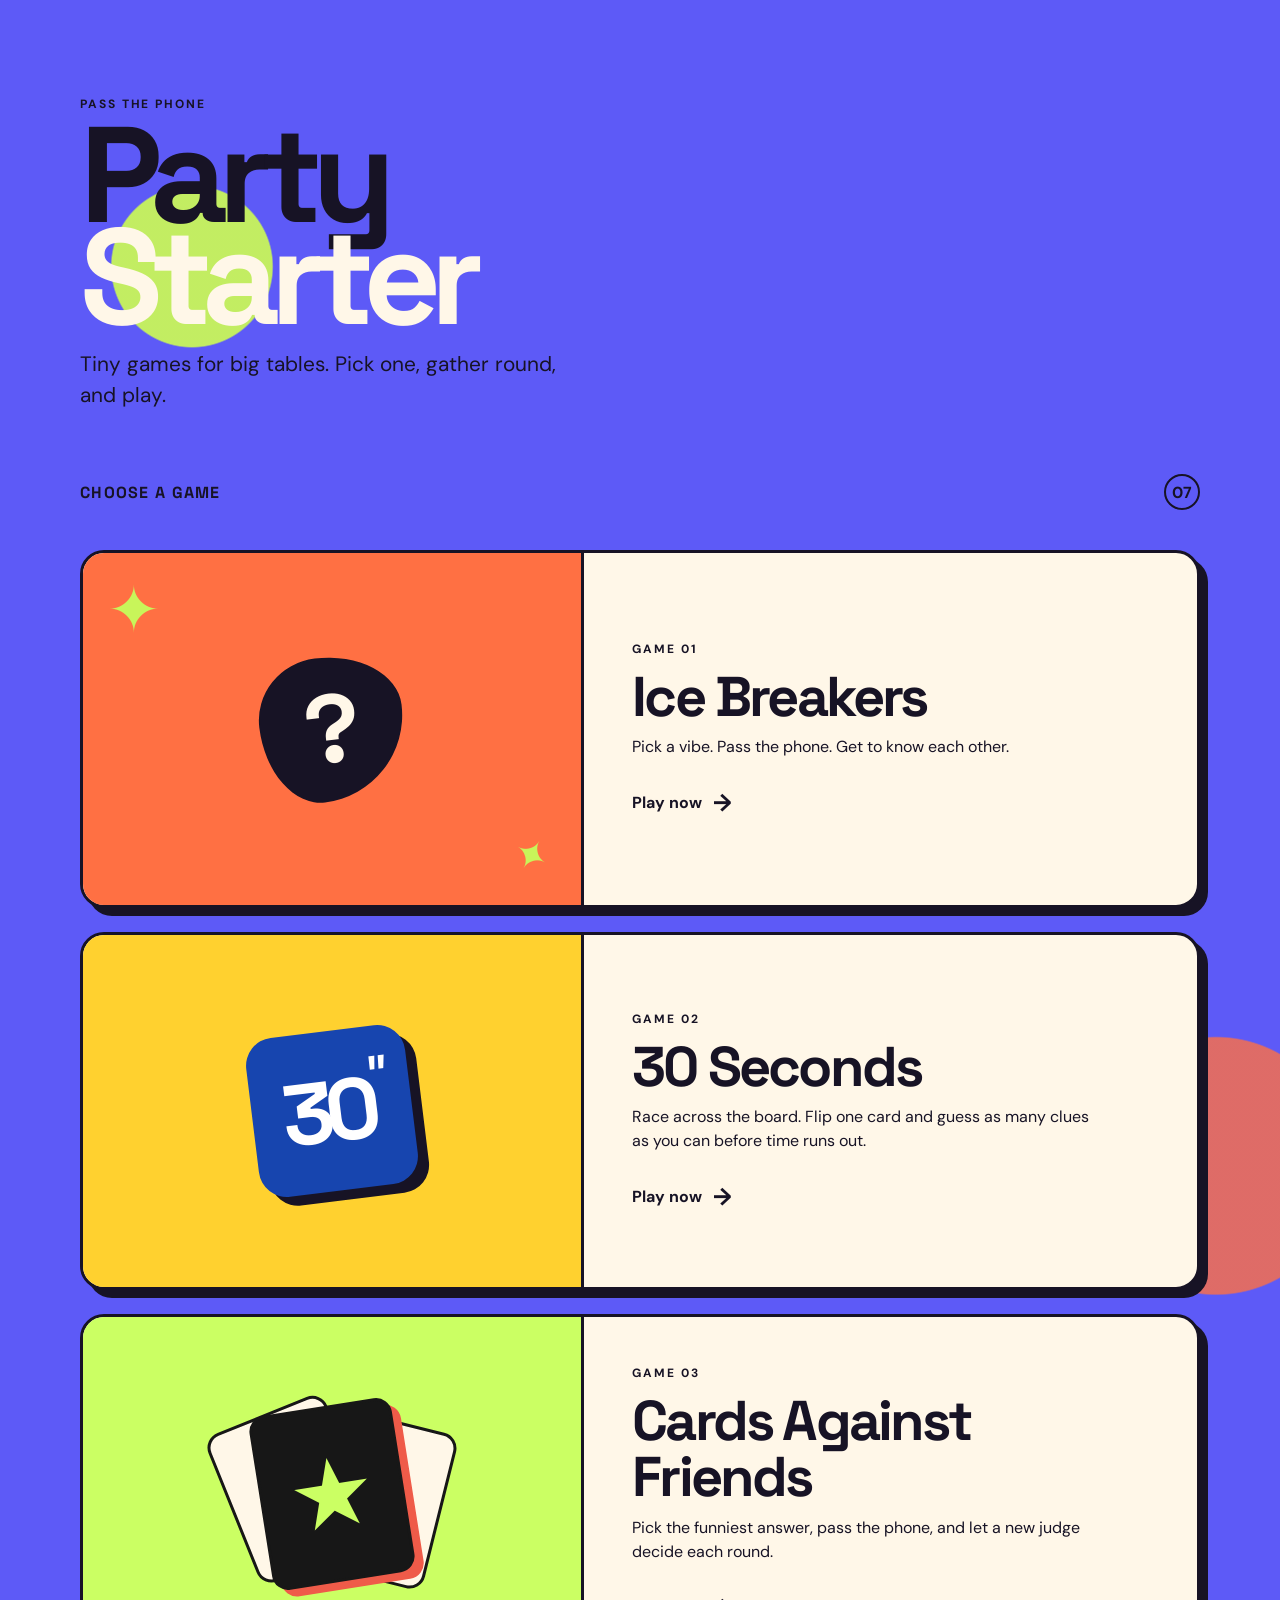
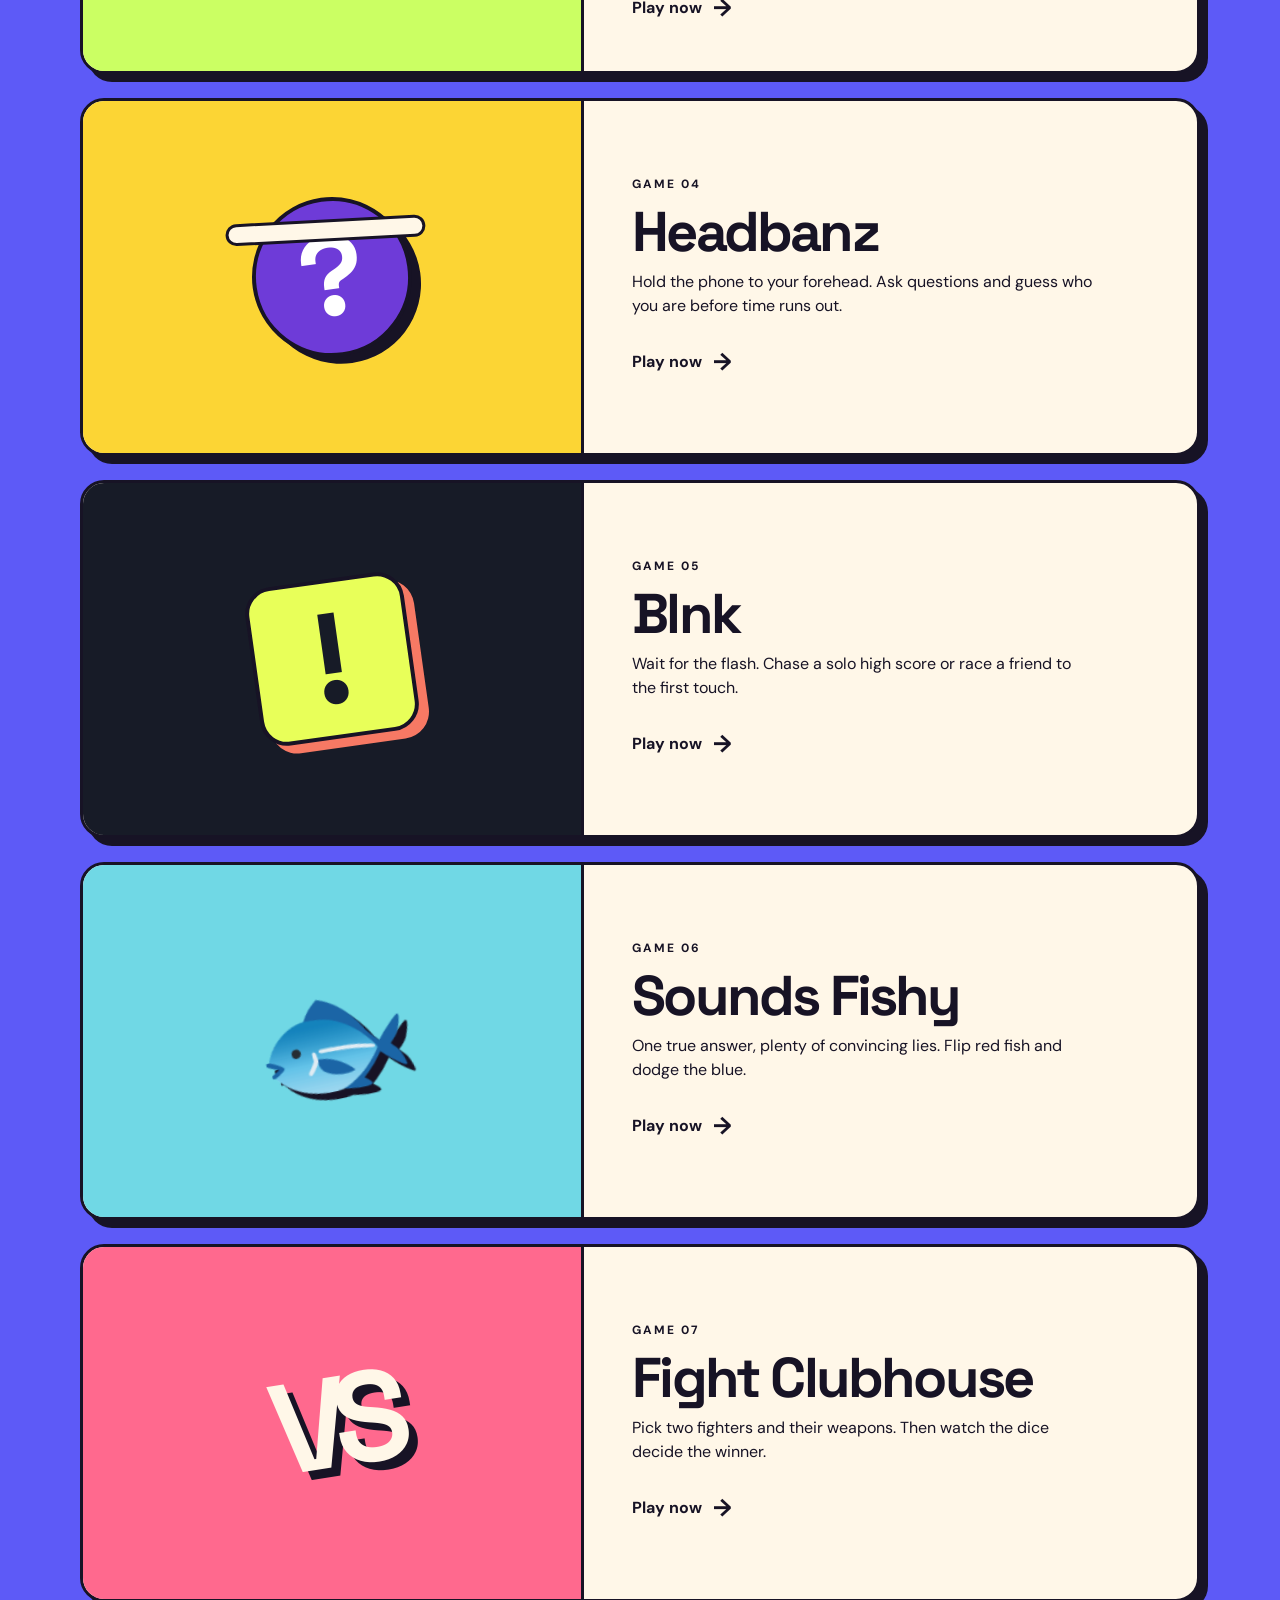
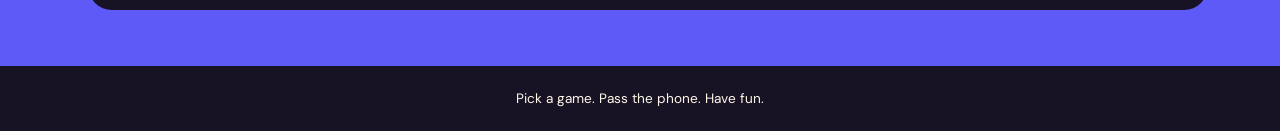
<file: index.html>
<!doctype html>
<html lang="en">
  <head>
    <meta charset="UTF-8" />
    <meta name="viewport" content="width=device-width, initial-scale=1" />
    <meta
      name="description"
      content="A growing collection of quick, phone-friendly party games."
    />
    <title>Party Starter</title>
    <link rel="stylesheet" href="styles.css" />
    <script src="script.js" defer></script>
  </head>
  <body>
    <main>
      <header class="hero">
        <p class="eyebrow">Pass the phone</p>
        <h1>Party<br /><span>Starter</span></h1>
        <p class="intro">Tiny games for big tables. Pick one, gather round, and play.</p>
      </header>

      <section class="games" aria-labelledby="games-heading">
        <div class="section-heading">
          <h2 id="games-heading">Choose a game</h2>
          <span class="game-count" aria-label="7 games available">07</span>
        </div>

        <a class="game-card" href="ice-breakers/index.html">
          <div class="card-art" aria-hidden="true">
            <span class="burst burst-one">✦</span>
            <span class="burst burst-two">✦</span>
            <span class="question-mark">?</span>
          </div>
          <div class="card-copy">
            <p class="game-number">Game 01</p>
            <h3>Ice Breakers</h3>
            <p>Pick a vibe. Pass the phone. Get to know each other.</p>
            <span class="play-label">Play now <span aria-hidden="true">→</span></span>
          </div>
        </a>

        <a class="game-card" href="30-seconds/index.html">
          <div class="card-art card-art-seconds" aria-hidden="true">
            <span class="seconds-mark">30<span>″</span></span>
          </div>
          <div class="card-copy">
            <p class="game-number">Game 02</p>
            <h3>30 Seconds</h3>
            <p>Race across the board. Flip one card and guess as many clues as you can before time runs out.</p>
            <span class="play-label">Play now <span aria-hidden="true">→</span></span>
          </div>
        </a>

        <a class="game-card" href="cards-against-friends/index.html">
          <div class="card-art card-art-friends" aria-hidden="true">
            <span class="friends-mark">★</span>
            <span class="friends-card friends-card-one"></span>
            <span class="friends-card friends-card-two"></span>
          </div>
          <div class="card-copy">
            <p class="game-number">Game 03</p>
            <h3>Cards Against Friends</h3>
            <p>Pick the funniest answer, pass the phone, and let a new judge decide each round.</p>
            <span class="play-label">Play now <span aria-hidden="true">→</span></span>
          </div>
        </a>

        <a class="game-card" href="headbanz/index.html">
          <div class="card-art card-art-headbanz" aria-hidden="true">
            <span class="headbanz-mark">?</span>
          </div>
          <div class="card-copy">
            <p class="game-number">Game 04</p>
            <h3>Headbanz</h3>
            <p>Hold the phone to your forehead. Ask questions and guess who you are before time runs out.</p>
            <span class="play-label">Play now <span aria-hidden="true">→</span></span>
          </div>
        </a>

        <a class="game-card" href="blnk/index.html">
          <div class="card-art card-art-blnk" aria-hidden="true">
            <span class="blnk-mark">!</span>
          </div>
          <div class="card-copy">
            <p class="game-number">Game 05</p>
            <h3>Blnk</h3>
            <p>Wait for the flash. Chase a solo high score or race a friend to the first touch.</p>
            <span class="play-label">Play now <span aria-hidden="true">→</span></span>
          </div>
        </a>
        <a class="game-card" href="sounds-fishy/index.html">
          <div class="card-art card-art-fishy" aria-hidden="true"><span class="fishy-mark">🐟</span></div>
          <div class="card-copy">
            <p class="game-number">Game 06</p>
            <h3>Sounds Fishy</h3>
            <p>One true answer, plenty of convincing lies. Flip red fish and dodge the blue.</p>
            <span class="play-label">Play now <span aria-hidden="true">→</span></span>
          </div>
        </a>
        <a class="game-card" href="fight/index.html">
          <div class="card-art card-art-fight" aria-hidden="true"><span class="fight-mark">VS</span></div>
          <div class="card-copy">
            <p class="game-number">Game 07</p>
            <h3>Fight Clubhouse</h3>
            <p>Pick two fighters and their weapons. Then watch the dice decide the winner.</p>
            <span class="play-label">Play now <span aria-hidden="true">&rarr;</span></span>
          </div>
        </a>
      </section>
    </main>

    <footer>Pick a game. Pass the phone. Have fun.</footer>
  </body>
</html>
</file>
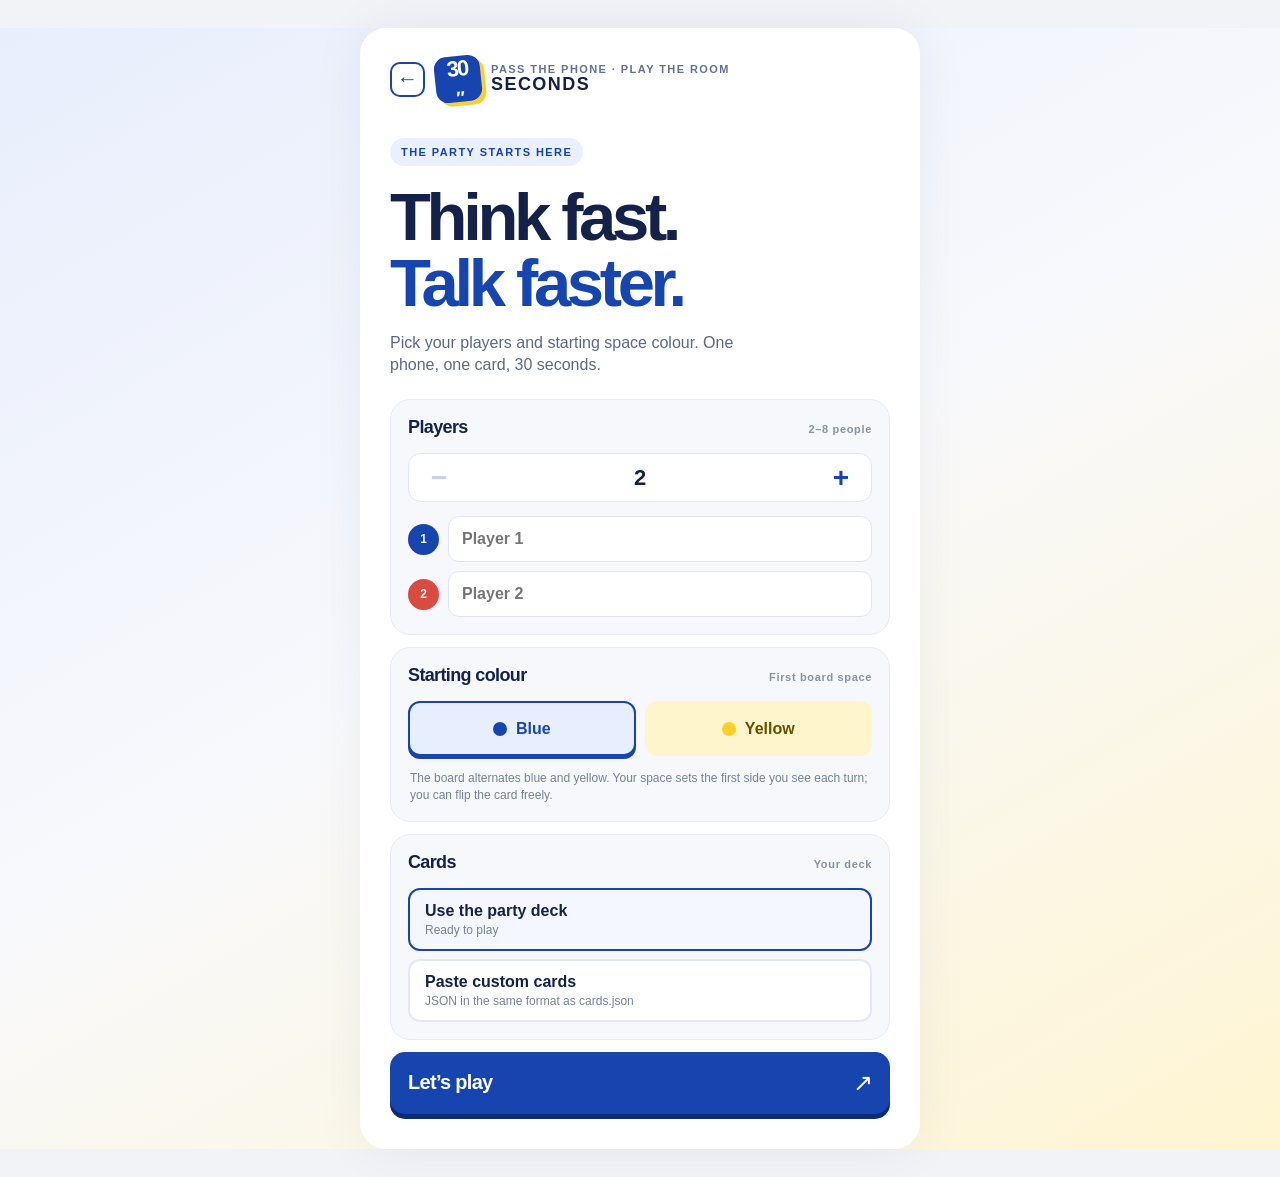
<file: 30-seconds/index.html>
<!doctype html>
<html lang="en">
<head>
  <meta charset="utf-8">
  <meta name="viewport" content="width=device-width, initial-scale=1, viewport-fit=cover">
  <meta name="theme-color" content="#113a8f">
  <meta name="description" content="A fast, pass-the-phone 30 Seconds party game.">
  <title>30 Seconds · Party Game</title>
  <link rel="stylesheet" href="styles.css">
  <script src="app.js" defer></script>
</head>
<body>
  <main class="app" id="app">
    <header class="masthead">
      <a class="home-link" href="../index.html" aria-label="All games">←</a>
      <div class="brand-mark" aria-hidden="true">30<span>″</span></div>
      <div><div class="eyebrow">PASS THE PHONE · PLAY THE ROOM</div><div class="brand-name">SECONDS</div></div>
    </header>

    <section class="screen" id="setup-screen" aria-labelledby="setup-title">
      <div class="hero">
        <span class="pill">THE PARTY STARTS HERE</span>
        <h1 id="setup-title">Think fast.<br><em>Talk faster.</em></h1>
        <p>Pick your players and starting space colour. One phone, one card, 30 seconds.</p>
      </div>
      <form id="setup-form" novalidate>
        <div class="panel">
          <div class="section-heading"><h2>Players</h2><span>2–8 people</span></div>
          <div class="stepper" aria-label="Number of players">
            <button class="stepper-button" type="button" id="remove-player" aria-label="Remove a player">−</button>
            <output id="player-count" aria-live="polite">2</output>
            <button class="stepper-button" type="button" id="add-player" aria-label="Add a player">+</button>
          </div>
          <div id="player-fields" class="player-fields"></div>
        </div>
        <div class="panel">
          <div class="section-heading"><h2>Starting colour</h2><span>First board space</span></div>
          <div class="choice-row colour-options">
            <label class="choice choice-blue"><input type="radio" name="colour" value="blue" checked><span><i aria-hidden="true"></i>Blue</span></label>
            <label class="choice choice-yellow"><input type="radio" name="colour" value="yellow"><span><i aria-hidden="true"></i>Yellow</span></label>
          </div>
          <p class="setup-hint">The board alternates blue and yellow. Your space sets the first side you see each turn; you can flip the card freely.</p>
        </div>
        <div class="panel">
          <div class="section-heading"><h2>Cards</h2><span>Your deck</span></div>
          <div class="source-options">
            <label class="source-choice"><input type="radio" name="card-source" value="default" checked><span>Use the party deck<small>Ready to play</small></span></label>
            <label class="source-choice"><input type="radio" name="card-source" value="custom"><span>Paste custom cards<small>JSON in the same format as cards.json</small></span></label>
          </div>
          <div id="custom-cards-wrap" class="custom-cards" hidden>
            <label for="custom-cards">Custom cards JSON</label>
            <textarea id="custom-cards" spellcheck="false" autocapitalize="off" autocomplete="off" placeholder='{"cards":[{"blue":["Prompt 1","Prompt 2","Prompt 3","Prompt 4","Prompt 5"],"yellow":["Prompt 1","Prompt 2","Prompt 3","Prompt 4","Prompt 5"]}]}'></textarea>
            <p>Each card needs five Blue prompts and five Yellow prompts. This stays in your browser for this session.</p>
          </div>
        </div>
        <p class="error-message" id="setup-error" role="alert" hidden></p>
        <button type="submit" class="button button-primary" id="start-game">Let’s play <span aria-hidden="true">↗</span></button>
      </form>
    </section>

    <section class="screen reveal-screen" id="reveal-screen" aria-labelledby="reveal-title" hidden>
      <div class="reveal-confetti" aria-hidden="true">✦ &nbsp; ✷ &nbsp; ✦</div>
      <span class="pill">FIRST UP</span>
      <h1 id="reveal-title"><span id="starter-name"></span><br><em>goes first!</em></h1>
      <p>Pass the phone to them and get ready.</p>
      <button type="button" class="button button-primary" id="show-board">Show the board <span aria-hidden="true">→</span></button>
    </section>

    <section class="screen" id="board-screen" aria-labelledby="board-title" hidden>
      <div class="screen-top"><span class="pill">THE RACE IS ON</span><span id="turn-counter" class="turn-counter"></span></div>
      <h1 id="board-title" class="screen-title">The board<span class="dot">.</span></h1>
      <div id="player-legend" class="player-legend"></div>
      <div class="board-wrap"><div id="board" class="board" aria-label="Game board"></div></div>
      <div class="turn-panel" id="turn-panel">
        <div class="turn-label" id="turn-label">UP NEXT</div>
        <h2 id="turn-player"></h2>
        <p id="turn-detail"></p>
        <button type="button" class="button button-primary" id="board-action"></button>
      </div>
    </section>

    <section class="screen round-screen" id="round-screen" aria-labelledby="round-title" hidden>
      <div class="round-header"><a class="round-home-link" href="../index.html" aria-label="All games">←</a><div class="round-player"><span class="eyebrow">NOW PLAYING</span><h1 id="round-title"></h1></div><div class="timer" id="timer" role="timer" aria-label="Seconds remaining">30</div></div>
      <div class="timer-track"><div id="timer-progress"></div></div>
      <div class="game-card" id="game-card"><div class="card-top"><span id="card-colour"></span><span>30 SECONDS <b>✦</b></span></div><ol id="prompts"></ol><div class="card-bottom">SAY IT · GUESS IT · KEEP GOING</div></div>
      <div class="deck-note">ONE CARD · BOTH SIDES · 30 SECONDS</div>
      <button type="button" class="button button-primary" id="flip-card">Flip card ↻</button>
    </section>

    <section class="screen score-screen" id="score-screen" aria-labelledby="score-title" hidden>
      <div class="time-up">TIME’S UP!</div>
      <span class="pill">NICE WORK, <span id="score-player-label"></span></span>
      <h1 id="score-title">How many did<br>you get <em>correct?</em></h1>
      <p>Review both sides, then count your correct answers out of 10.</p>
      <div id="score-review" class="score-review" aria-label="Card used this turn"></div>
      <div id="score-buttons" class="score-buttons" aria-label="Correct answers"></div>
    </section>

    <section class="screen winner-screen" id="winner-screen" aria-labelledby="winner-title" hidden>
      <div class="trophy" aria-hidden="true">★</div>
      <span class="pill">WE HAVE A WINNER</span>
      <h1 id="winner-title"><span id="winner-name"></span><br><em>wins!</em></h1>
      <p>They made it to the finish line.</p>
      <div id="final-legend" class="player-legend"></div>
      <div class="board-wrap"><div id="final-board" class="board" aria-label="Final game board"></div></div>
      <div class="winner-actions"><button type="button" class="button button-primary" id="play-again">Play again ↗</button><button type="button" class="button button-secondary" id="new-game">New game</button></div>
    </section>
  </main>
</body>
</html>
</file>
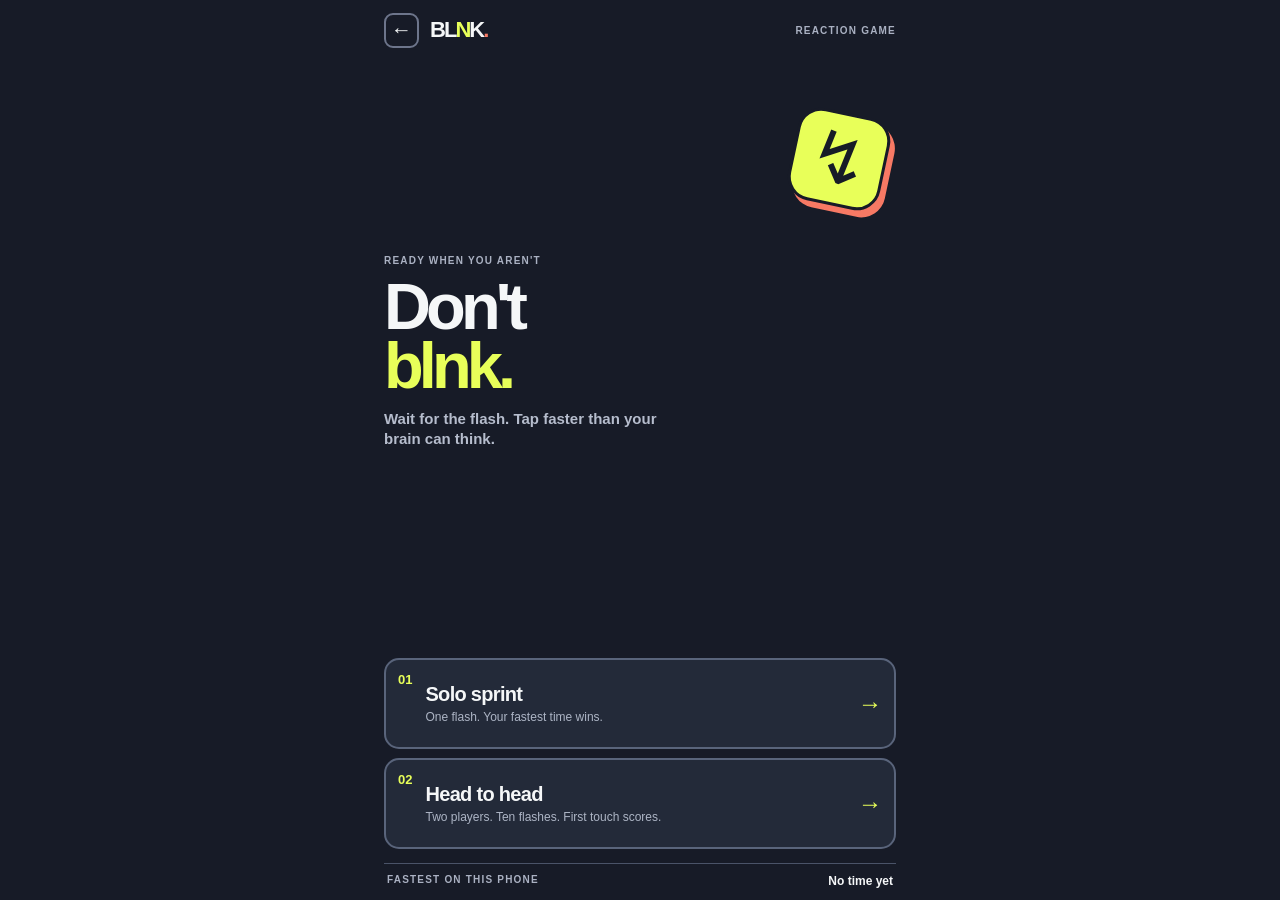
<file: blnk/index.html>
<!doctype html>
<html lang="en">
<head>
  <meta charset="utf-8">
  <meta name="viewport" content="width=device-width, initial-scale=1, viewport-fit=cover">
  <meta name="theme-color" content="#171b27">
  <meta name="description" content="Blnk: a fast reaction game for one or two players.">
  <title>Blnk · Party Starter</title>
  <link rel="stylesheet" href="styles.css">
  <script src="app.js" defer></script>
</head>
<body>
  <main class="app" id="app">
    <header class="topbar">
      <a class="home-link" href="../index.html" aria-label="All games">←</a>
      <div class="logo">BL<span>N</span>K<span class="logo-dot">.</span></div>
      <span class="topbar-caption">REACTION GAME</span>
    </header>

    <section class="screen setup-screen" id="setup-screen" aria-labelledby="setup-title">
      <div class="setup-hero">
        <div class="bolt" aria-hidden="true">↯</div>
        <p class="eyebrow">READY WHEN YOU AREN'T</p>
        <h1 id="setup-title">Don't<br><em>blnk.</em></h1>
        <p>Wait for the flash. Tap faster than your brain can think.</p>
      </div>
      <div class="mode-list">
        <button type="button" class="mode-card" id="choose-solo"><span class="mode-number">01</span><span><strong>Solo sprint</strong><small>One flash. Your fastest time wins.</small></span><b aria-hidden="true">→</b></button>
        <button type="button" class="mode-card" id="choose-duel"><span class="mode-number">02</span><span><strong>Head to head</strong><small>Two players. Ten flashes. First touch scores.</small></span><b aria-hidden="true">→</b></button>
      </div>
      <div class="setup-record"><span>FASTEST ON THIS PHONE</span><strong id="setup-best">No time yet</strong></div>
    </section>

    <section class="screen solo-screen" id="solo-screen" aria-labelledby="solo-title" hidden>
      <div class="screen-heading"><span class="eyebrow">ONE PLAYER</span><h1 id="solo-title">Eyes open.<br><em>Finger ready.</em></h1></div>
      <div class="solo-target" id="solo-target" role="button" tabindex="0" aria-label="Tap when the screen flashes">
        <span class="target-icon" id="solo-icon" aria-hidden="true">◎</span>
        <strong id="solo-message">Tap Start, then wait for the flash.</strong>
        <small id="solo-submessage">Tap anywhere in this panel when it lights up.</small>
      </div>
      <button type="button" class="action-button" id="solo-start">START ROUND <span>→</span></button>
      <p class="footnote" id="solo-footnote">Too early? That attempt won't count.</p>
    </section>

    <section class="screen solo-result-screen" id="solo-result-screen" aria-labelledby="solo-result-title" hidden>
      <span class="eyebrow">YOUR REACTION TIME</span>
      <h1 id="solo-result-title"><span id="solo-time">000</span><em>ms</em></h1>
      <p id="solo-result-note"></p>
      <form id="name-form" class="name-form" hidden>
        <label for="player-name">You made the top 10. Enter your name:</label>
        <div class="name-row"><input id="player-name" type="text" maxlength="10" autocomplete="nickname" autocapitalize="characters" placeholder="YOUR NAME" aria-describedby="name-error"><button type="submit">SAVE</button></div>
        <p class="name-error" id="name-error" role="alert" hidden></p>
      </form>
      <div class="leaderboard-heading"><h2>HIGH SCORES</h2><span>FASTEST FIRST</span></div>
      <ol class="leaderboard" id="leaderboard"></ol>
      <div class="result-actions"><button type="button" class="action-button" id="solo-again">TRY AGAIN <span>↻</span></button><button type="button" class="secondary-button" id="solo-modes">MODES</button></div>
    </section>

    <section class="screen duel-screen" id="duel-screen" aria-labelledby="duel-title" hidden>
      <div class="duel-status"><span id="duel-round">FLASH 1 / 10</span><strong id="duel-status" role="status">Tap Start to begin.</strong></div>
      <div class="duel-arena" id="duel-arena">
        <div class="duel-half player-one" id="player-one" role="button" tabindex="0" aria-label="Player 1 tap area">
          <div class="duel-inner"><span>PLAYER 1</span><strong id="score-one">0</strong><small id="cue-one">WAIT FOR IT</small></div>
        </div>
        <div class="arena-divider" aria-hidden="true"><span>VS</span></div>
        <div class="duel-half player-two" id="player-two" role="button" tabindex="0" aria-label="Player 2 tap area">
          <div class="duel-inner"><span>PLAYER 2</span><strong id="score-two">0</strong><small id="cue-two">WAIT FOR IT</small></div>
        </div>
      </div>
      <button type="button" class="action-button" id="duel-start">START 10 FLASHES <span>→</span></button>
      <p class="footnote" id="duel-footnote">Player 1 sits at the top, Player 2 at the bottom. Tap your half first after the flash. Early taps cost 1 point.</p>
    </section>

    <section class="screen duel-result-screen" id="duel-result-screen" aria-labelledby="duel-result-title" hidden>
      <div class="result-symbol" aria-hidden="true">✦</div>
      <span class="eyebrow">TEN FLASHES LATER</span>
      <h1 id="duel-result-title"></h1>
      <p id="duel-result-note"></p>
      <div class="final-scores"><div><span>PLAYER 1</span><strong id="final-one">0</strong></div><div><span>PLAYER 2</span><strong id="final-two">0</strong></div></div>
      <div class="result-actions"><button type="button" class="action-button" id="duel-again">REMATCH <span>↻</span></button><button type="button" class="secondary-button" id="duel-modes">MODES</button></div>
    </section>
  </main>
</body>
</html>
</file>
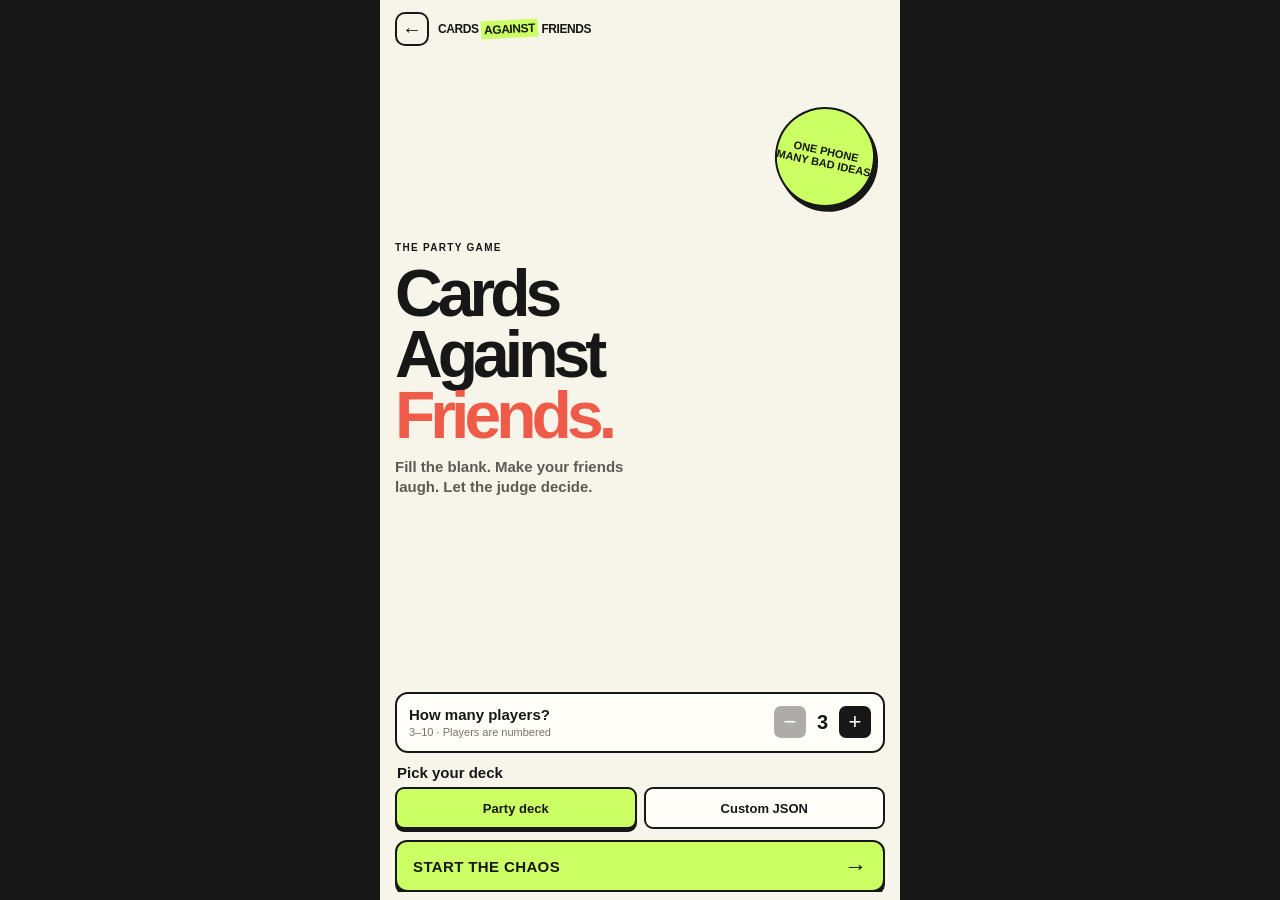
<file: cards-against-friends/index.html>
<!doctype html>
<html lang="en">
<head>
  <meta charset="utf-8">
  <meta name="viewport" content="width=device-width, initial-scale=1, viewport-fit=cover">
  <meta name="theme-color" content="#171717">
  <meta name="description" content="A ridiculous, pass-the-phone card game for friends.">
  <title>Cards Against Friends</title>
  <link rel="stylesheet" href="styles.css">
  <script src="app.js" defer></script>
</head>
<body>
  <main class="app">
    <header class="topbar">
      <a class="home-link" id="home-link" href="../index.html" aria-label="All games">←</a>
      <div class="brand">CARDS <span>AGAINST</span> FRIENDS</div>
      <div class="round-badge" id="round-badge" hidden>R1</div>
    </header>

    <section class="screen setup-screen" id="setup-screen" aria-labelledby="setup-title">
      <div class="setup-hero">
        <div class="sticker">ONE PHONE<br>MANY BAD IDEAS</div>
        <p class="eyebrow">THE PARTY GAME</p>
        <h1 id="setup-title">Cards<br>Against<br><em>Friends.</em></h1>
        <p>Fill the blank. Make your friends laugh. Let the judge decide.</p>
      </div>
      <form id="setup-form" class="setup-form" novalidate>
        <div class="setup-row">
          <div><label for="player-count">How many players?</label><small>3–10 · Players are numbered</small></div>
          <div class="stepper">
            <button type="button" id="minus-player" aria-label="Remove player">−</button>
            <output id="player-count">3</output>
            <button type="button" id="plus-player" aria-label="Add player">+</button>
          </div>
        </div>
        <fieldset class="deck-choice">
          <legend>Pick your deck</legend>
          <label><input type="radio" name="deck" value="default" checked><span>Party deck</span></label>
          <label><input type="radio" name="deck" value="custom"><span>Custom JSON</span></label>
        </fieldset>
        <div class="custom-wrap" id="custom-wrap" hidden>
          <label for="custom-json">Paste cards.json format</label>
          <textarea id="custom-json" spellcheck="false" autocomplete="off" autocapitalize="off" placeholder='{"black_cards":["Why is everyone talking about ______?"],"white_cards":["A bad idea.","A lost shoe.","A loud goose.","A tiny cake.","A fake moustache.","An old sock."]}'></textarea>
          <small>Unique cards; 3 white per non-judge. Black ≤100 characters, white ≤75. Browser only.</small>
        </div>
        <p class="error" id="setup-error" role="alert" hidden></p>
        <button class="primary-button" id="start-game" type="submit">START THE CHAOS <span>→</span></button>
      </form>
    </section>

    <section class="screen intro-screen" id="intro-screen" aria-labelledby="intro-title" hidden>
      <div class="stage-label">ROUND <span id="intro-round"></span> · THE JUDGE</div>
      <h1 id="intro-title"><span id="judge-name"></span><br><em>is judging.</em></h1>
      <div class="black-card intro-card"><span class="card-kicker">THE BLACK CARD</span><p id="intro-prompt"></p><span class="card-footer">CARDS AGAINST FRIENDS</span></div>
      <p class="stage-hint">Everyone else picks one answer. The judge chooses their favourite.</p>
      <button type="button" class="primary-button" id="begin-picks">PASS TO FIRST PLAYER <span>→</span></button>
    </section>

    <section class="screen handoff-screen" id="handoff-screen" aria-labelledby="handoff-title" hidden>
      <div class="handoff-icon" aria-hidden="true">↝</div>
      <p class="eyebrow" id="handoff-role"></p>
      <h1 id="handoff-title">Pass to<br><em id="handoff-player"></em></h1>
      <p id="handoff-hint"></p>
      <button type="button" class="primary-button" id="handoff-action">I HAVE THE PHONE <span>→</span></button>
    </section>

    <section class="screen pick-screen" id="pick-screen" aria-labelledby="pick-title" hidden>
      <div class="stage-label" id="pick-title">PLAYER 1 · PICK YOUR FUNNIEST</div>
      <div class="black-card prompt-card"><span class="card-kicker">FILL THIS BLANK</span><p id="pick-prompt"></p></div>
      <p class="pick-hint">Tap one answer. Nobody else will see who picked it.</p>
      <div class="options" id="options"></div>
      <button type="button" class="skip-button" id="skip-choice">None of these — skip my turn</button>
    </section>

    <section class="screen vote-screen" id="vote-screen" aria-labelledby="vote-title" hidden>
      <div class="stage-label" id="vote-title">JUDGE · PICK THE WINNER</div>
      <div class="black-card prompt-card"><span class="card-kicker">THE BLACK CARD</span><p id="vote-prompt"></p></div>
      <div class="candidate-count" id="candidate-count"></div>
      <div class="candidate-card" id="candidate-card"></div>
      <div class="vote-controls">
        <button type="button" class="outline-button" id="previous-candidate" aria-label="Previous answer">←</button>
        <button type="button" class="primary-button" id="vote-candidate">VOTE FOR THIS ONE <span>★</span></button>
        <button type="button" class="outline-button" id="next-candidate" aria-label="Next answer">→</button>
      </div>
      <p class="stage-hint">Answers are anonymous until you vote.</p>
    </section>

    <section class="screen reveal-screen" id="reveal-screen" aria-labelledby="reveal-title" hidden>
      <div class="winner-star" aria-hidden="true">★</div>
      <p class="eyebrow" id="reveal-eyebrow">THE JUDGE HAS SPOKEN</p>
      <h1 id="reveal-title"><span id="winner-name"></span><br><em id="reveal-outcome">gets the point!</em></h1>
      <div class="winning-combo"><p id="reveal-prompt"></p><strong id="reveal-answer"></strong></div>
      <p class="stage-hint" id="reveal-score"></p>
      <button type="button" class="primary-button" id="next-round">NEXT ROUND <span>→</span></button>
    </section>

    <section class="screen results-screen" id="results-screen" aria-labelledby="results-title" hidden>
      <div class="stage-label" id="results-reason">GAME OVER</div>
      <h1 id="results-title">The<br><em>damage.</em></h1>
      <div class="results-subtitle" id="results-summary"></div>
      <div class="leaderboard" id="leaderboard" aria-label="Leaderboard"></div>
      <div class="stats" id="stats"></div>
      <div class="results-actions">
        <button type="button" class="primary-button" id="play-again">PLAY AGAIN <span>↻</span></button>
        <button type="button" class="outline-button" id="new-game">NEW GAME</button>
      </div>
    </section>

    <button type="button" class="end-button" id="end-game" hidden aria-label="Hold for 3 seconds to end game">
      <span class="end-progress" aria-hidden="true"></span><span class="end-text">HOLD 3s TO END GAME</span>
    </button>
  </main>
</body>
</html>
</file>
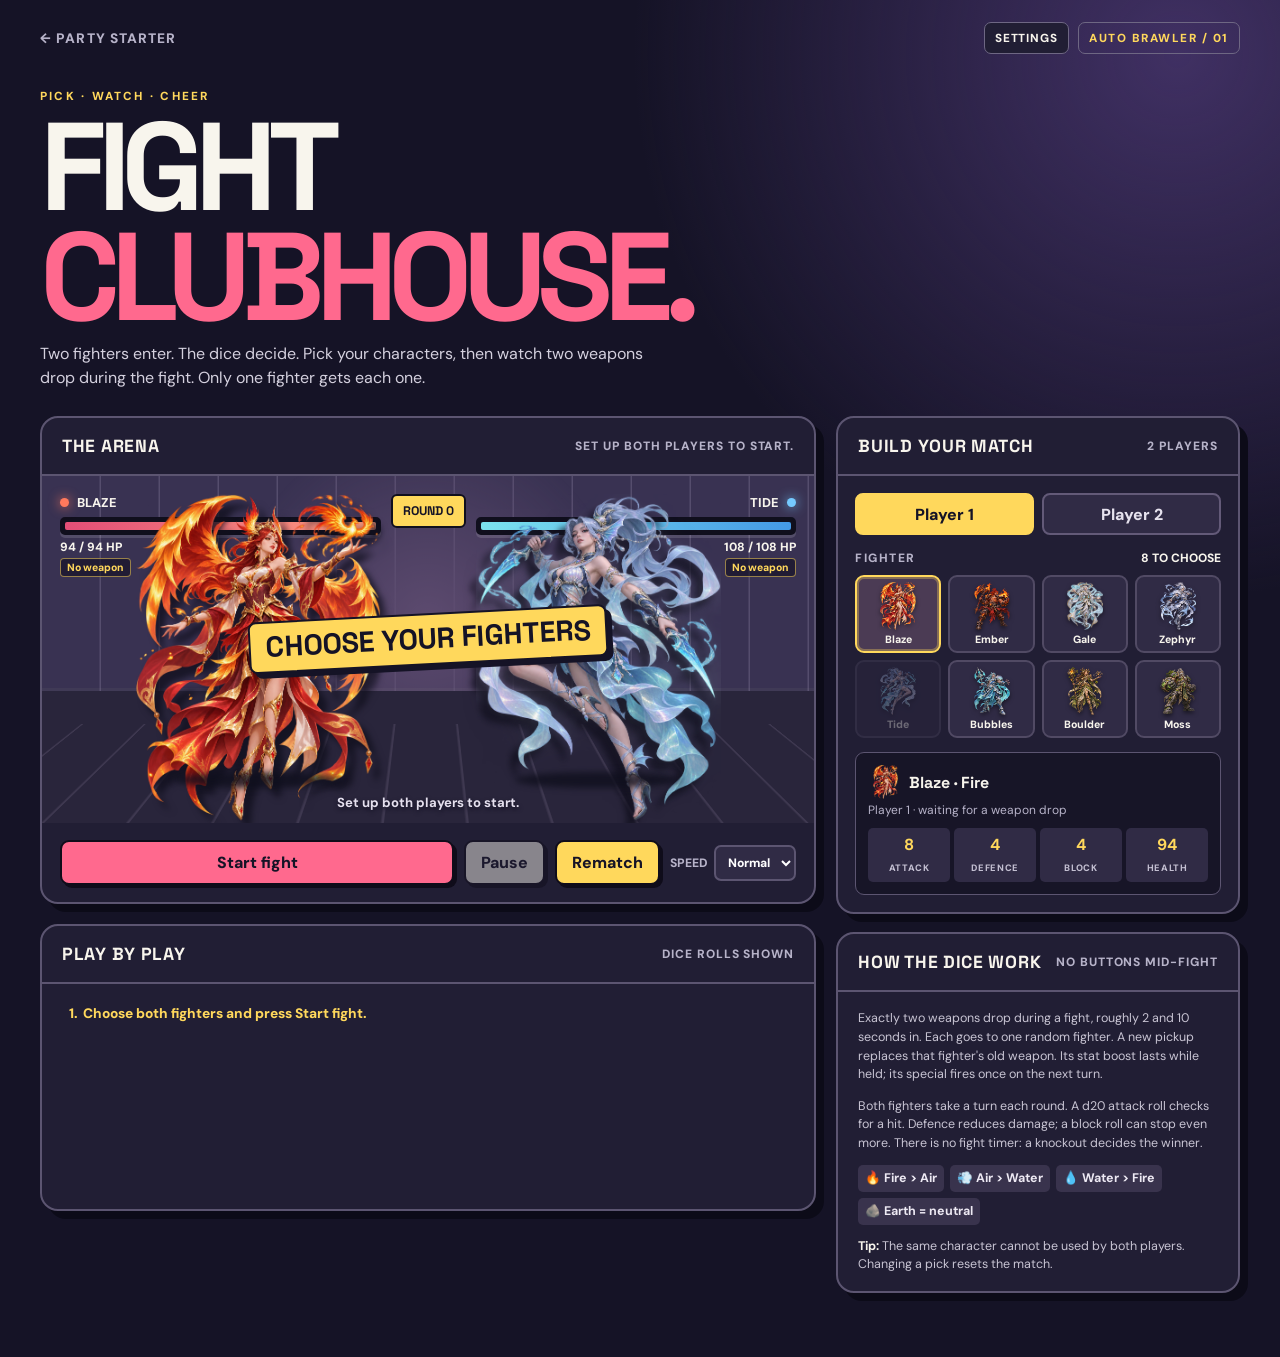
<file: fight/index.html>
<!doctype html>
<html lang="en">
<head>
  <meta charset="utf-8">
  <meta name="viewport" content="width=device-width, initial-scale=1">
  <meta name="theme-color" content="#151326">
  <meta name="description" content="Pick two fighters, arm them, and watch a dice-powered party brawl.">
  <title>Fight Clubhouse · Party Starter</title>
  <style>
    @import url('https://fonts.googleapis.com/css2?family=DM+Sans:wght@400;500;600;700;800&family=Space+Grotesk:wght@600;700&display=swap');
    :root { font-family: 'DM Sans',system-ui,sans-serif; color:#f8f5ed; background:#151326; --ink:#151326; --cream:#f8f5ed; --muted:#b7b3c9; --pink:#ff698e; --yellow:#ffd85c; --cyan:#75e4eb; }
    * { box-sizing:border-box; }
    body { margin:0; min-width:300px; background:radial-gradient(circle at 92% 4%,#403063 0,transparent 34rem),#151326; }
    button,select { font:inherit; }
    button { cursor:pointer; }
    button:focus-visible,select:focus-visible,a:focus-visible { outline:3px solid var(--cyan); outline-offset:3px; }
    a { color:inherit; }
    .shell { width:min(1200px,calc(100% - 32px)); margin:auto; padding:22px 0 64px; }
    .topbar { display:flex; justify-content:space-between; align-items:center; gap:16px; }
    .top-actions { display:flex; align-items:center; gap:9px; }
    .settings-tab { padding:7px 10px; border:1px solid #6e6783; border-radius:7px; background:#211e34; color:var(--cream); font-size:.73rem; font-weight:800; letter-spacing:.08em; text-transform:uppercase; }
    .settings-tab[aria-pressed="true"] { background:var(--yellow); color:var(--ink); }
    .back { color:var(--muted); text-decoration:none; font-size:.86rem; font-weight:800; letter-spacing:.08em; text-transform:uppercase; }
    .topmark { padding:7px 10px; border:1px solid #6e6783; border-radius:7px; color:var(--yellow); font-size:.73rem; font-weight:800; letter-spacing:.13em; }
    .hero { margin:34px 0 25px; }
    .eyebrow,.kicker { margin:0 0 8px; color:var(--yellow); font-size:.73rem; font-weight:800; letter-spacing:.19em; text-transform:uppercase; }
    h1,h2,h3,p { margin-top:0; }
    h1,h2,h3 { font-family:'Space Grotesk',sans-serif; }
    h1 { margin-bottom:10px; font-size:clamp(3.7rem,10vw,7.8rem); line-height:.88; letter-spacing:-.075em; text-transform:uppercase; }
    h1 span { color:var(--pink); }
    .intro { max-width:620px; margin:0; color:#d4d0de; line-height:1.55; }
    .layout { display:grid; grid-template-columns:minmax(0,1.5fr) minmax(285px,.78fr); gap:20px; align-items:start; }
    .panel { border:2px solid #5c5571; border-radius:18px; background:#211e34; box-shadow:8px 8px 0 #0c0b18; overflow:hidden; }
    .panel-head { display:flex; align-items:center; justify-content:space-between; gap:10px; padding:17px 20px; border-bottom:2px solid #5c5571; }
    .panel-head h2 { margin:0; font-size:1.1rem; text-transform:uppercase; letter-spacing:.04em; }
    .panel-head span { color:var(--muted); font-size:.75rem; font-weight:800; text-transform:uppercase; letter-spacing:.08em; }
    .arena { position:relative; min-height:347px; overflow:hidden; background:linear-gradient(180deg,#393252 0 61%,#403a56 61% 62%,#29253b 62%); }
    .arena:before { content:''; position:absolute; inset:0 0 38%; opacity:.35; background:radial-gradient(circle at 50% 68%,#a17aa7,transparent 48%),repeating-linear-gradient(90deg,transparent 0 57px,#8b80a1 58px 59px); }
    .arena:after { content:''; position:absolute; left:-15%; right:-15%; bottom:-55px; height:180px; background:repeating-linear-gradient(90deg,transparent 0 74px,#5c526d 75px 77px); transform:perspective(180px) rotateX(28deg); opacity:.4; pointer-events:none; }
    .hud { position:relative; z-index:2; display:grid; grid-template-columns:1fr auto 1fr; align-items:start; gap:10px; padding:18px; }
    .hud-player:last-child { text-align:right; }
    .hud-name { display:flex; align-items:center; gap:8px; margin-bottom:6px; font-size:.8rem; font-weight:800; text-transform:uppercase; }
    .hud-player:last-child .hud-name { justify-content:flex-end; }
    .class-dot { width:9px; height:9px; border-radius:50%; background:var(--class-color); box-shadow:0 0 12px var(--class-color); }
    .hp-track { height:18px; padding:3px; border:2px solid #100f1d; border-radius:5px; background:#100f1d; box-shadow:0 3px 0 #ffffff22; }
    .hp-fill { height:100%; width:100%; background:linear-gradient(90deg,#e34e77,#ff9e80); border-radius:2px; transition:width .45s ease; }
    .hud-player:last-child .hp-fill { margin-left:auto; background:linear-gradient(90deg,#7ce3ee,#4499e6); }
    .hp-text { margin:4px 0 0; color:#f8f5ed; font-size:.75rem; font-weight:800; }
    .hud-weapon { display:inline-block; margin-top:3px; padding:2px 6px; border:1px solid #ffd85c88; border-radius:4px; background:#151326aa; color:var(--yellow); font-size:.65rem; font-weight:800; }
    .round { padding:7px 10px; border:2px solid #100f1d; border-radius:6px; background:var(--yellow); color:var(--ink); font-family:'Space Grotesk',sans-serif; font-weight:700; font-size:.78rem; white-space:nowrap; }
    .fighters { position:absolute; z-index:2; inset:78px 0 0; display:flex; justify-content:space-around; align-items:end; padding:0 6% 35px; }
    .fighter { position:relative; display:flex; width:34%; flex-direction:column; align-items:center; justify-content:end; transition:transform .22s cubic-bezier(.2,.8,.3,1); }
    .fighter.right { transform:scaleX(-1); }
    .fighter .avatar { display:grid; width:clamp(145px,28vw,245px); height:clamp(185px,34vw,265px); place-items:end center; user-select:none; filter:drop-shadow(8px 9px 3px #100f1dcc); }
    .fighter .avatar img { display:block; width:100%; height:100%; object-fit:contain; object-position:center bottom; }
    .fighter .shadow { width:72%; height:16px; margin-top:13px; border-radius:50%; background:#100f1dcc; filter:blur(3px); }
    .fighter.attack.left { transform:translateX(56%) rotate(9deg) scale(1.12); }
    .fighter.attack.right { transform:translateX(-56%) scaleX(-1) rotate(9deg) scale(1.12); }
    .fighter.hit.left { transform:translateX(-12%) rotate(-12deg); }
    .fighter.hit.right { transform:translateX(12%) scaleX(-1) rotate(-12deg); }
    .fighter.block .avatar { filter:drop-shadow(0 0 13px #75e4eb); }
    .fighter.special .avatar,.fighter.claim .avatar { filter:drop-shadow(0 0 22px #ffd85c) drop-shadow(0 0 8px #ffd85c); }
    .fighter.claim.left { transform:translateX(44%) scale(1.12); }
    .fighter.claim.right { transform:translateX(-44%) scaleX(-1) scale(1.12); }
    .arena.weapon-drop:before { opacity:.65; background:radial-gradient(circle at 50% 58%,#ffeaa2 0,transparent 46%); }
    .arena.weapon-drop .fighters { filter:brightness(.55); }
    .arena.weapon-claimed .fighters { filter:brightness(.68); }
    .arena.weapon-claimed .fighter.claim { filter:brightness(1.8); }
    .arena.weapon-claimed .fighter { transition-duration:1.1s; }
    .impact-effect { position:absolute; z-index:3; top:52%; width:min(42%,260px); height:230px; object-fit:contain; pointer-events:none; transform:translate(-50%,-50%); animation:impact-flash .55s ease-out both; }
    .impact-effect[hidden] { display:none; }
    .impact-effect.left { left:28%; }
    .impact-effect.right { left:72%; }
    @keyframes impact-flash { from { opacity:0; transform:translate(-50%,-50%) scale(.3) rotate(-15deg); } 35% { opacity:1; transform:translate(-50%,-50%) scale(1.15) rotate(6deg); } to { opacity:0; transform:translate(-50%,-50%) scale(1.35); } }
    .weapon-event { position:absolute; z-index:5; top:42%; left:50%; display:grid; width:min(85%,320px); justify-items:center; gap:4px; padding:14px; border:3px solid #151326; border-radius:16px; background:#ffd85c; color:#151326; box-shadow:0 0 0 6px #fff4bf66,0 0 55px #ffd85c99,7px 8px 0 #151326; text-align:center; transform:translate(-50%,-50%); }
    .weapon-event[hidden] { display:none; }
    .weapon-event .event-kicker { font-size:.7rem; font-weight:800; letter-spacing:.17em; text-transform:uppercase; }
    .weapon-event .event-icon { font-size:3.8rem; line-height:1; animation:weapon-float 1s ease-in-out infinite alternate; }
    .weapon-event strong { font:700 clamp(1.1rem,4vw,1.65rem)/1.1 'Space Grotesk',sans-serif; text-transform:uppercase; }
    .weapon-event .event-detail { font-size:.78rem; font-weight:800; }
    .arena.weapon-drop .weapon-event { animation:drop-in 1.2s cubic-bezier(.16,.85,.35,1) both; }
    .arena.weapon-claimed .weapon-event { background:#75e4eb; box-shadow:0 0 0 7px #75e4eb66,0 0 60px #75e4eb99,7px 8px 0 #151326; animation:claim-pop .6s ease-out both; }
    .arena.paused .weapon-event,.arena.paused .weapon-event * { animation-play-state:paused!important; }
    @keyframes drop-in { from { opacity:0; transform:translate(-50%,-125%) scale(1.7) rotate(-15deg); } 65% { opacity:1; transform:translate(-50%,-45%) scale(.94) rotate(4deg); } to { transform:translate(-50%,-50%) scale(1); } }
    @keyframes claim-pop { from { transform:translate(-50%,-50%) scale(.82) rotate(-7deg); } to { transform:translate(-50%,-50%) scale(1) rotate(0); } }
    @keyframes weapon-float { to { transform:translateY(-7px) rotate(8deg); } }
    .arena-banner { position:absolute; z-index:4; top:47%; left:50%; width:max-content; max-width:90%; padding:8px 15px; border:2px solid #151326; border-radius:8px; background:var(--yellow); color:#151326; box-shadow:5px 5px 0 #151326; font:700 clamp(1rem,4vw,1.8rem)/1.1 'Space Grotesk',sans-serif; text-align:center; text-transform:uppercase; transform:translate(-50%,-50%) rotate(-3deg); }
    .arena-banner[hidden] { display:none; }
    .arena-caption { position:absolute; z-index:3; bottom:12px; left:0; right:0; padding:0 10px; text-align:center; color:#e5e0ee; font-size:.82rem; font-weight:700; text-shadow:0 2px 4px #141124; }
    .controls { display:flex; flex-wrap:wrap; gap:10px; padding:17px 18px; }
    .btn { min-height:44px; padding:10px 15px; border:2px solid #0f0c1a; border-radius:9px; background:var(--cream); color:var(--ink); box-shadow:3px 3px 0 #0f0c1a; font-weight:800; }
    .btn:hover:not(:disabled) { transform:translateY(-2px); box-shadow:3px 5px 0 #0f0c1a; }
    .btn:disabled { opacity:.48; cursor:not-allowed; }
    .btn.primary { flex:1; background:var(--pink); }
    .btn.yellow { background:var(--yellow); }
    .speed { display:flex; align-items:center; gap:6px; margin-left:auto; color:var(--muted); font-size:.76rem; font-weight:800; text-transform:uppercase; }
    .speed select { padding:7px 8px; border:2px solid #5c5571; border-radius:7px; background:#302b45; color:#fff; }
    .log { margin-top:20px; }
    .log-list { height:225px; margin:0; padding:12px 19px 18px 39px; overflow:auto; color:#dbd7e5; font-size:.86rem; line-height:1.5; }
    .log-list li { margin:7px 0; padding-left:2px; }
    .log-list li:first-child { color:var(--yellow); font-weight:800; }
    .setup { display:grid; gap:18px; }
    .picker-content { padding:17px; }
    .side-toggle { display:grid; grid-template-columns:1fr 1fr; gap:8px; margin-bottom:15px; }
    .side-toggle button { min-height:42px; border:2px solid #635a78; border-radius:8px; background:#302b45; color:#e6e2ee; font-weight:800; }
    .side-toggle button[aria-pressed="true"] { border-color:var(--yellow); background:var(--yellow); color:var(--ink); }
    .selection-title { display:flex; justify-content:space-between; gap:8px; margin:15px 0 9px; color:var(--muted); font-size:.75rem; font-weight:800; letter-spacing:.12em; text-transform:uppercase; }
    .selection-title span { color:var(--cream); letter-spacing:0; }
    .roster { display:grid; grid-template-columns:repeat(4,minmax(0,1fr)); gap:7px; }
    .choice { min-width:0; min-height:72px; padding:5px 2px; border:2px solid #514a64; border-radius:9px; background:#302b45; color:var(--cream); text-align:center; }
    .choice:hover { border-color:var(--cyan); }
    .choice[aria-pressed="true"] { border-color:var(--yellow); background:#4b3b54; box-shadow:inset 0 0 0 2px #ffd85c55; }
    .choice:disabled { opacity:.35; cursor:not-allowed; }
    .choice-icon { display:block; width:48px; height:48px; margin:0 auto 3px; object-fit:contain; filter:drop-shadow(0 2px 2px #0008); }
    .choice-name { display:block; overflow:hidden; font-size:.66rem; font-weight:800; text-overflow:ellipsis; white-space:nowrap; }
    .sheet { margin-top:14px; padding:12px; border:1px solid #5c5571; border-radius:9px; background:#171527; }
    .sheet h3 { display:flex; align-items:center; gap:7px; margin:0 0 3px; font-size:1rem; }
    .sheet h3 img { width:34px; height:34px; object-fit:contain; }
    .sheet p { margin:0 0 10px; color:var(--muted); font-size:.75rem; }
    .stats { display:grid; grid-template-columns:repeat(4,1fr); gap:4px; }
    .stat { padding:6px 2px; border-radius:5px; background:#302b45; text-align:center; }
    .stat b { display:block; color:var(--yellow); font-size:1rem; }
    .stat span { color:#c3bfd1; font-size:.58rem; font-weight:800; letter-spacing:.07em; text-transform:uppercase; }
    .weapon-copy { margin:9px 0 0; color:#c8c4d3; font-size:.75rem; line-height:1.45; }
    .weapon-copy strong { color:var(--yellow); }
    .rules { padding:17px 20px; color:#c8c4d3; font-size:.78rem; line-height:1.5; }
    .rules p:last-child { margin-bottom:0; }
    .rules strong { color:var(--cream); }
    .rules .matrix { display:flex; flex-wrap:wrap; gap:6px; margin:9px 0 12px; }
    .matrix span { padding:4px 7px; border-radius:5px; background:#39334d; color:#eeeaf4; font-weight:700; }
    .settings-panel { max-width:660px; padding:23px; }
    .settings-panel[hidden],#game-view[hidden],#settings-locked[hidden],#settings-unlocked[hidden] { display:none; }
    .settings-panel h2 { margin:0 0 9px; font-size:1.6rem; }
    .settings-panel p { color:#c8c4d3; line-height:1.5; }
    .unlock-form { display:flex; flex-wrap:wrap; gap:9px; }
    .unlock-form input { flex:1; min-width:145px; min-height:44px; padding:9px 11px; border:2px solid #6e6783; border-radius:8px; background:#171527; color:var(--cream); font:inherit; }
    .settings-status { min-height:1.5em; margin:10px 0; font-weight:700; }
    .results { width:100%; border-collapse:collapse; margin-top:16px; font-size:.9rem; }
    .results th,.results td { padding:10px 7px; border-bottom:1px solid #5c5571; text-align:left; }
    .results th:last-child,.results td:last-child { text-align:right; font-weight:800; }
    .results tr:first-child td { color:var(--yellow); }
    @media (max-width:850px) { .layout { grid-template-columns:1fr; } .setup { grid-template-columns:1fr 1fr; } .rules { align-self:start; } }
    @media (max-width:580px) { .shell { width:min(100% - 22px,460px); padding-top:14px; } .hero { margin:27px 0 21px; } .layout,.setup { display:block; } .setup>.panel { margin-top:18px; } .arena { min-height:310px; } .fighters { padding:0 1% 40px; } .fighter .avatar { width:clamp(125px,38vw,175px); height:clamp(170px,56vw,215px); } .fighter.attack.left { transform:translateX(38%) rotate(9deg) scale(1.1); } .fighter.attack.right { transform:translateX(-38%) scaleX(-1) rotate(9deg) scale(1.1); } .fighter.claim.left { transform:translateX(30%) scale(1.1); } .fighter.claim.right { transform:translateX(-30%) scaleX(-1) scale(1.1); } .hud { gap:5px; padding:12px 9px; } .hud-name { font-size:.68rem; } .round { padding:5px; font-size:.65rem; } .controls { gap:8px; padding:13px; } .speed { width:100%; justify-content:flex-end; } .panel-head { padding:14px 16px; } }
    @media (prefers-reduced-motion:reduce) { *,*:before,*:after { scroll-behavior:auto!important; animation-duration:.01ms!important; transition-duration:.01ms!important; } }
  </style>
</head>
<body>
  <main class="shell">
    <nav class="topbar" aria-label="Page navigation"><a class="back" href="../index.html">← Party Starter</a><div class="top-actions"><button class="settings-tab" id="settings-tab" type="button" aria-pressed="false">Settings</button><span class="topmark">AUTO BRAWLER / 01</span></div></nav>
    <header class="hero"><p class="eyebrow">Pick · Watch · Cheer</p><h1>Fight<br><span>Clubhouse.</span></h1><p class="intro">Two fighters enter. The dice decide. Pick your characters, then watch two weapons drop during the fight. Only one fighter gets each one.</p></header>
    <section class="panel settings-panel" id="settings-panel" hidden aria-labelledby="settings-title"><h2 id="settings-title">Settings</h2><div id="settings-locked"><p>Enter the password to open the match simulator.</p><form class="unlock-form" id="unlock-form"><input id="settings-password" type="password" autocomplete="off" aria-label="Settings password" placeholder="Password"><button class="btn yellow" type="submit">Unlock</button></form><p class="settings-status" id="unlock-status" role="status"></p></div><div id="settings-unlocked" hidden><p>Run 1,000 battles for every pair of fighters: 28,000 matches total. The simulation uses the same combat rules without animation or delays.</p><button class="btn yellow" id="simulate-button" type="button">Run 28,000 matches</button><p class="settings-status" id="simulation-status" role="status"></p><table class="results" id="results" hidden><thead><tr><th scope="col">Rank</th><th scope="col">Fighter</th><th scope="col">Wins</th></tr></thead><tbody id="results-body"></tbody></table></div></section>
    <div class="layout" id="game-view">
      <div>
        <section class="panel" aria-labelledby="arena-title">
          <div class="panel-head"><h2 id="arena-title">The arena</h2><span id="match-status">Ready to rumble</span></div>
          <div class="arena" id="arena">
            <div class="hud">
              <div class="hud-player"><div class="hud-name"><span class="class-dot" id="dot-0"></span><span id="hud-name-0"></span></div><div class="hp-track" role="progressbar" aria-label="Player 1 health" aria-valuemin="0" id="hp-track-0"><div class="hp-fill" id="hp-fill-0"></div></div><p class="hp-text" id="hp-text-0"></p><span class="hud-weapon" id="hud-weapon-0">No weapon</span></div>
              <div class="round" id="round-display">ROUND 0</div>
              <div class="hud-player"><div class="hud-name"><span id="hud-name-1"></span><span class="class-dot" id="dot-1"></span></div><div class="hp-track" role="progressbar" aria-label="Player 2 health" aria-valuemin="0" id="hp-track-1"><div class="hp-fill" id="hp-fill-1"></div></div><p class="hp-text" id="hp-text-1"></p><span class="hud-weapon" id="hud-weapon-1">No weapon</span></div>
            </div>
            <div class="fighters" aria-hidden="true"><div class="fighter left" id="fighter-0"><div class="avatar" id="avatar-0"></div><div class="shadow"></div></div><div class="fighter right" id="fighter-1"><div class="avatar" id="avatar-1"></div><div class="shadow"></div></div></div><img class="impact-effect" id="impact-effect" alt="" hidden>
            <div class="arena-banner" id="arena-banner">Choose your fighters</div><div class="weapon-event" id="weapon-event" hidden aria-live="assertive"><span class="event-kicker" id="event-kicker">Weapon drop</span><span class="event-icon" id="event-icon" aria-hidden="true"></span><strong id="event-title"></strong><span class="event-detail" id="event-detail"></span></div><div class="arena-caption" id="arena-caption">Set up both players to start.</div>
          </div>
          <div class="controls"><button class="btn primary" id="start-button" type="button">Start fight</button><button class="btn" id="pause-button" type="button" disabled>Pause</button><button class="btn yellow" id="reset-button" type="button">Rematch</button><label class="speed">Speed <select id="speed-select" aria-label="Fight speed"><option value="900">Chill</option><option value="650" selected>Normal</option><option value="450">Fast</option></select></label></div>
        </section>
        <section class="panel log" aria-labelledby="log-title"><div class="panel-head"><h2 id="log-title">Play by play</h2><span>Dice rolls shown</span></div><ol class="log-list" id="log-list" aria-live="polite"><li>Choose both fighters and press Start fight.</li></ol></section>
      </div>
      <aside class="setup" aria-label="Match setup">
        <section class="panel" aria-labelledby="setup-title"><div class="panel-head"><h2 id="setup-title">Build your match</h2><span>2 players</span></div><div class="picker-content"><div class="side-toggle" role="group" aria-label="Select player"><button type="button" id="side-0" aria-pressed="true">Player 1</button><button type="button" id="side-1" aria-pressed="false">Player 2</button></div><div class="selection-title">Fighter <span id="fighter-count">8 to choose</span></div><div class="roster" id="character-roster" aria-label="Characters"></div><div class="sheet" id="sheet"></div></div></section>
        <section class="panel" aria-labelledby="rules-title"><div class="panel-head"><h2 id="rules-title">How the dice work</h2><span>No buttons mid-fight</span></div><div class="rules"><p>Exactly two weapons drop during a fight, roughly 2 and 10 seconds in. Each goes to one random fighter. A new pickup replaces that fighter's old weapon. Its stat boost lasts while held; its special fires once on the next turn.</p><p>Both fighters take a turn each round. A d20 attack roll checks for a hit. Defence reduces damage; a block roll can stop even more. There is no fight timer: a knockout decides the winner.</p><div class="matrix"><span>🔥 Fire &gt; Air</span><span>💨 Air &gt; Water</span><span>💧 Water &gt; Fire</span><span>🪨 Earth = neutral</span></div><p><strong>Tip:</strong> The same character cannot be used by both players. Changing a pick resets the match.</p></div></section>
      </aside>
    </div>
  </main>
  <script src="combat.js"></script>
  <script>
    'use strict';
    const {characters,weapons,roll}=CombatCore;
    const $ = id => document.getElementById(id);
    const sides = [{character:0},{character:4}];
    let selectedSide = 0, fighters = [], running = false, paused = false, finished = false, round = 0, turnQueue = [], timer = null, animationTimer = null, phase = 'idle', droppedWeapon = null, weaponDeck = [], dueAt = 0, pauseRemaining = 0, fightStartedAt = 0, pausedTotal = 0, pausedAt = 0, weaponDrops = 0;
    const sprite = c => `images/${c.image}`;
    function log(message) {
      const item = document.createElement('li'); item.textContent=message;
      const list=$('log-list'); list.prepend(item);
      while(list.children.length>40) list.lastElementChild.remove();
    }
    function makeFighter(side) { return CombatCore.createFighter(side.character); }
    function updateHud() {
      fighters.forEach((f,i)=>{
        $('hud-name-'+i).textContent=f.character.name;
        $('dot-'+i).style.setProperty('--class-color',f.character.color);
        let image=$('avatar-'+i).firstElementChild;
        if(!image) { image=document.createElement('img'); image.alt=''; $('avatar-'+i).append(image); }
        if(image.getAttribute('src')!==sprite(f.character)) image.src=sprite(f.character);
        $('hud-weapon-'+i).textContent=f.weapon?`${f.weapon.icon} ${f.weapon.name}`:'No weapon';
        $('hp-fill-'+i).style.width=(f.hp/f.stats[3]*100)+'%';
        $('hp-text-'+i).textContent=`${f.hp} / ${f.stats[3]} HP${f.shield ? ' · '+f.shield+' shield' : ''}`;
        $('hp-track-'+i).setAttribute('aria-valuemax',f.stats[3]);
        $('hp-track-'+i).setAttribute('aria-valuenow',f.hp);
      });
      $('round-display').textContent='ROUND '+round;
    }
    function banner(message,show=true) { $('arena-banner').textContent=message; $('arena-banner').hidden=!show; }
    function caption(message) { $('arena-caption').textContent=message; $('match-status').textContent=message; }
    function clearMotion() { clearTimeout(animationTimer); $('fighter-0').className='fighter left'; $('fighter-1').className='fighter right'; }
    function clearWeaponEvent() { $('arena').classList.remove('weapon-drop','weapon-claimed'); $('weapon-event').hidden=true; clearTimeout(effectTimer); $('impact-effect').hidden=true; clearMotion(); }
    function animate(attacker, defender, kind) {
      clearMotion();
      $('fighter-'+attacker).classList.add(kind==='special'?'special':'attack');
      if(defender!==null) $('fighter-'+defender).classList.add(kind==='block'?'block':'hit');
      animationTimer=setTimeout(clearMotion,Math.min(650,Number($('speed-select').value)*.65));
    }
    function stopTimer() { clearTimeout(timer); timer=null; }
    function scheduleNext(delay) { stopTimer(); dueAt=performance.now()+delay; timer=setTimeout(step,delay); }
    function resetMatch() {
      stopTimer(); clearWeaponEvent(); $('arena').classList.remove('paused'); running=false; paused=false; finished=false; round=0; turnQueue=[]; phase='idle'; droppedWeapon=null; weaponDeck=[]; weaponDrops=0; pausedTotal=0;
      fighters=sides.map(makeFighter); updateHud(); banner('Choose your fighters'); caption('Set up both players to start.');
      $('start-button').textContent='Start fight'; $('start-button').disabled=false; $('pause-button').disabled=true; $('pause-button').textContent='Pause';
      $('log-list').replaceChildren(); log('Choose both fighters and press Start fight.'); renderPicker();
    }
    function renderPicker() {
      [0,1].forEach(i=>{$('side-'+i).setAttribute('aria-pressed',i===selectedSide);});
      const current=sides[selectedSide], other=sides[1-selectedSide], locked=running||finished;
      const charRoster=$('character-roster'); charRoster.replaceChildren();
      characters.forEach((c,i)=>{
        const button=document.createElement('button'); button.type='button'; button.className='choice'; button.disabled=locked||i===other.character; button.setAttribute('aria-pressed',i===current.character); button.setAttribute('aria-label',`${c.name}, ${c.class}${i===other.character?', chosen by other player':''}`);
        button.innerHTML=`<img class="choice-icon" src="${sprite(c)}" alt=""><span class="choice-name">${c.name}</span>`;
        button.addEventListener('click',()=>{sides[selectedSide].character=i; resetMatch();}); charRoster.append(button);
      });
      const c=characters[current.character], f=fighters[selectedSide], stats=f.stats;
      $('sheet').innerHTML=`<h3><img src="${sprite(c)}" alt="">${c.name} · ${c.class}</h3><p>Player ${selectedSide+1}${f.weapon?' · holding '+f.weapon.name:' · waiting for a weapon drop'}</p><div class="stats">${stats.map((n,i)=>`<div class="stat"><b>${n}</b><span>${['Attack','Defence','Block','Health'][i]}</span></div>`).join('')}</div>${f.weapon?`<div class="weapon-copy"><strong>${f.weapon.icon} ${f.weapon.special}:</strong> ${f.weapon.description} <span style="color:#a9a2bc">(${f.specialUsed?'used':'ready'})</span></div>`:''}`;
    }
    function finish(winner) {
      running=false; finished=true; stopTimer(); clearWeaponEvent();
      const name=winner===null?'Draw':fighters[winner].character.name+' wins!';
      banner(name); caption(winner===null?'The dice call it a draw.':'Fight over · '+name);
      log(winner===null?'The match ends in a draw.':`${name} The crowd goes wild!`);
      $('start-button').disabled=true; $('pause-button').disabled=true; renderPicker();
    }
    function startWeaponDrop() {
      droppedWeapon=CombatCore.drawWeapon(weaponDeck); weaponDrops++; phase='drop'; clearMotion();
      $('event-kicker').textContent=`Weapon ${weaponDrops} of 2 · Slow motion`;
      $('event-icon').textContent=droppedWeapon.icon;
      $('event-title').textContent=droppedWeapon.name+' appears!';
      $('event-detail').textContent='Who will claim it?';
      $('weapon-event').hidden=false;
      $('arena').classList.remove('weapon-claimed'); $('arena').classList.add('weapon-drop');
      banner('',false); caption(`${droppedWeapon.name} has dropped!`);
      log(`🎁 Weapon drop ${weaponDrops}/2: ${droppedWeapon.name} enters the arena!`);
      updateHud(); scheduleNext(1200);
    }
    function claimWeapon() {
      const winner=roll(2)-1, f=fighters[winner];
      CombatCore.claimWeapon(f,droppedWeapon);
      clearMotion(); $('fighter-'+winner).classList.add('claim');
      $('arena').classList.remove('weapon-drop'); $('arena').classList.add('weapon-claimed');
      $('event-kicker').textContent=`Player ${winner+1} claimed it!`;
      $('event-title').textContent=`${f.character.name} gets ${droppedWeapon.name}!`;
      $('event-detail').textContent=`${droppedWeapon.special} ready · ${droppedWeapon.description}`;
      caption(`${f.character.name} won the ${droppedWeapon.name}!`);
      log(`🏆 ${f.character.name} claims ${droppedWeapon.name}! ${droppedWeapon.special} is ready.`);
      phase='claim'; updateHud(); renderPicker(); scheduleNext(1200);
    }
    const elementEffects={Fire:['fire1.png','fire2.png','fire3.png'],Air:['air1.png'],Water:['water1.png','water2.png','water3.png'],Earth:['earth1.png','earth2.png']};
    let effectTimer=null;
    function showEffect(element,target,lightning=false) {
      const effect=$('impact-effect');
      clearTimeout(effectTimer);
      const choices=elementEffects[element];
      effect.src=`images/effects/${lightning?'lightning.png':choices[roll(choices.length)-1]}`;
      effect.className='impact-effect '+(target===0?'left':'right');
      effect.hidden=false;
      void effect.offsetWidth;
      effect.style.animation='none';
      void effect.offsetWidth;
      effect.style.animation='';
      effectTimer=setTimeout(()=>{effect.hidden=true;},550);
    }
    function useSpecial(i) {
      const user=fighters[i], {weapon:w,result}=CombatCore.useSpecial(fighters,i);
      const offensive=w.type==='damage'||w.type==='stun';
      animate(i,offensive?1-i:null,'special');
      showEffect(user.character.class,offensive?1-i:i,w.name==='Storm Fan');
      log(`✨ ${user.character.name} uses ${w.special}: ${result}.`); caption(`${user.character.name} uses ${w.special}!`); updateHud();
    }
    function attack(i) {
      const a=fighters[i],d=fighters[1-i],outcome=CombatCore.attack(fighters,i,round);
      if(outcome.type==='stunned') { log(`💫 ${a.character.name} is stunned and misses a turn.`); caption(`${a.character.name} misses a turn!`); return; }
      if(outcome.type==='miss') { animate(i,null,'attack'); log(`${a.character.name} rolls ${outcome.die} vs ${outcome.hitTarget} and misses ${d.character.name}.`); caption(`${a.character.name} swings and misses!`); return; }
      const {die,hitTarget,result,damageDie,edge,critical,blocked,blockDie,blockTarget,reflected}=outcome;
      animate(i,1-i,blocked?'block':'attack'); showEffect(a.character.class,1-i);
      let message=`${a.character.name} rolls ${die} vs ${hitTarget}, hits for ${result.dealt} (${damageDie} on damage die${edge?' · '+(edge>0?'class advantage':'class weakness'):''}${critical?' · CRIT':''})`;
      if(blocked) message+=` · ${d.character.name} blocks (${blockDie} vs ${blockTarget})`;
      if(result.absorbed) message+=` · ${result.absorbed} absorbed by shield`;
      log(message+'.'); caption(`${a.character.name} hits for ${result.dealt}${blocked?' through a block':''}!`);
      if(reflected) log(`🪞 ${d.character.name} reflects ${reflected.dealt} damage!`);
      updateHud();
    }
    function step() {
      if(!running||paused) return;
      if(phase==='drop') { claimWeapon(); return; }
      if(phase==='claim') { clearWeaponEvent(); phase='combat'; }
      const elapsed=performance.now()-fightStartedAt-pausedTotal;
      if(weaponDrops<2 && elapsed >= [2000,10000][weaponDrops]) { startWeaponDrop(); return; }
      if(turnQueue.length===0) { round++; turnQueue=roll(2)===1?[0,1]:[1,0]; updateHud(); }
      const acting=turnQueue[0], current=fighters[acting];
      if(current.weapon&&!current.specialUsed&&!current.stunned) {
        useSpecial(acting); renderPicker();
        if(fighters[1-acting].hp<=0) { finish(acting); return; }
        scheduleNext(Number($('speed-select').value)); return;
      }
      attack(turnQueue.shift());
      if(fighters[0].hp<=0||fighters[1].hp<=0) { finish(fighters[0].hp===fighters[1].hp?null:fighters[0].hp>0?0:1); return; }
      scheduleNext(Number($('speed-select').value));
    }
    $('side-0').addEventListener('click',()=>{selectedSide=0; renderPicker();});
    $('side-1').addEventListener('click',()=>{selectedSide=1; renderPicker();});
    $('start-button').addEventListener('click',()=>{if(running||finished)return; running=true; fightStartedAt=performance.now(); pausedTotal=0; banner('',false); caption('The fight is on!'); $('start-button').disabled=true; $('pause-button').disabled=false; $('log-list').replaceChildren(); log(`${fighters[0].character.name} vs ${fighters[1].character.name} · Fight!`); renderPicker(); scheduleNext(300);});
    $('pause-button').addEventListener('click',()=>{if(!running)return; paused=!paused; $('pause-button').textContent=paused?'Resume':'Pause'; if(paused){pausedAt=performance.now();pauseRemaining=Math.max(0,dueAt-pausedAt);stopTimer();$('arena').classList.add('paused');caption('Fight paused.');}else{pausedTotal+=performance.now()-pausedAt;$('arena').classList.remove('paused');caption(phase==='drop'?'Weapon incoming!':phase==='claim'?'Weapon claimed!':'The fight is on!');scheduleNext(pauseRemaining);}});
    $('reset-button').addEventListener('click',resetMatch);
    $('settings-tab').addEventListener('click',()=>{
      const show=$('settings-panel').hidden;
      $('settings-panel').hidden=!show;
      $('game-view').hidden=show;
      $('settings-tab').setAttribute('aria-pressed',show);
      $('settings-tab').textContent=show?'Back to fight':'Settings';
      if(show&&!$('settings-locked').hidden) $('settings-password').focus();
    });
    $('unlock-form').addEventListener('submit',event=>{
      event.preventDefault();
      if($('settings-password').value!=='123') { $('unlock-status').textContent='Wrong password.'; return; }
      $('settings-password').value='';
      $('settings-locked').hidden=true;
      $('settings-unlocked').hidden=false;
    });
    $('simulate-button').addEventListener('click',()=>{
      const button=$('simulate-button');
      button.disabled=true;
      $('results').hidden=true;
      $('simulation-status').textContent='Running 28,000 matches…';
      let worker;
      try { worker=new Worker('simulation-worker.js'); }
      catch(error) { button.disabled=false; $('simulation-status').textContent='Could not start the simulator in this browser.'; return; }
      worker.onmessage=event=>{
        const {wins,draws,total}=event.data;
        const order=wins.map((count,index)=>({name:characters[index].name,count,index})).sort((a,b)=>b.count-a.count||a.index-b.index);
        const body=$('results-body'); body.replaceChildren();
        order.forEach((entry,rank)=>{
          const row=document.createElement('tr');
          [String(rank+1),entry.name,entry.count.toLocaleString()].forEach(value=>{const cell=document.createElement('td');cell.textContent=value;row.append(cell);});
          body.append(row);
        });
        $('results').hidden=false;
        $('simulation-status').textContent=`${total.toLocaleString()} matches complete · ${draws.toLocaleString()} draws. Ranked by wins.`;
        button.disabled=false; worker.terminate();
      };
      worker.onerror=()=>{ $('simulation-status').textContent='The simulation could not finish.'; button.disabled=false; worker.terminate(); };
      worker.postMessage('run');
    });
    resetMatch();
  </script>
</body>
</html>
</file>
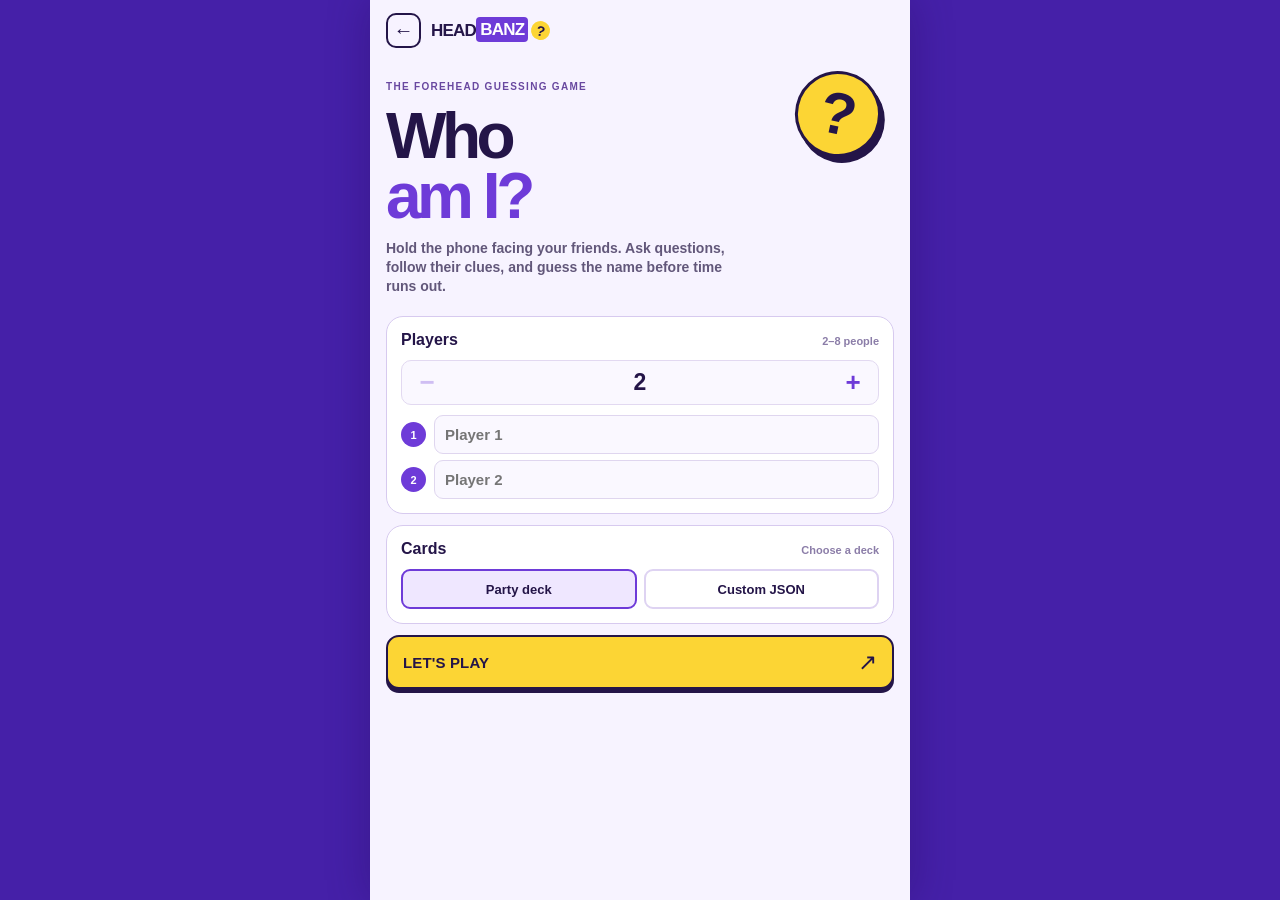
<file: headbanz/index.html>
<!doctype html>
<html lang="en">
<head>
  <meta charset="utf-8">
  <meta name="viewport" content="width=device-width, initial-scale=1, viewport-fit=cover">
  <meta name="theme-color" content="#4520a8">
  <meta name="description" content="A pass-the-phone forehead guessing game for friends.">
  <title>Headbanz · Party Starter</title>
  <link rel="stylesheet" href="styles.css">
  <script src="app.js" defer></script>
</head>
<body>
  <main class="app">
    <header class="topbar">
      <a href="../index.html" id="home-link" class="home-link" aria-label="All games">←</a>
      <div class="brand">HEAD<span>BANZ</span><i>?</i></div>
      <span class="turn-chip" id="turn-chip" hidden>TURN 1</span>
    </header>

    <section class="screen setup-screen" id="setup-screen" aria-labelledby="setup-title">
      <div class="hero">
        <span class="eyebrow">THE FOREHEAD GUESSING GAME</span>
        <div class="hero-icon" aria-hidden="true">?</div>
        <h1 id="setup-title">Who<br><em>am I?</em></h1>
        <p>Hold the phone facing your friends. Ask questions, follow their clues, and guess the name before time runs out.</p>
      </div>
      <form id="setup-form" class="setup-form" novalidate>
        <div class="setup-panel">
          <div class="panel-heading"><label for="player-count">Players</label><span>2–8 people</span></div>
          <div class="stepper"><button type="button" id="remove-player" aria-label="Remove player">−</button><output id="player-count">2</output><button type="button" id="add-player" aria-label="Add player">+</button></div>
          <div class="player-fields" id="player-fields"></div>
        </div>
        <div class="setup-panel deck-panel">
          <div class="panel-heading"><strong>Cards</strong><span>Choose a deck</span></div>
          <div class="deck-options">
            <label><input type="radio" name="deck" value="default" checked><span>Party deck</span></label>
            <label><input type="radio" name="deck" value="custom"><span>Custom JSON</span></label>
          </div>
          <div class="custom-wrap" id="custom-wrap" hidden>
            <label for="custom-json">Paste a JSON deck</label>
            <textarea id="custom-json" spellcheck="false" autocapitalize="off" autocomplete="off" placeholder='{"cards":["Shrek","Taylor Swift","Table Mountain"]}'></textarea>
            <small>Use unique names in a “cards” array. This stays in your browser.</small>
          </div>
        </div>
        <p class="error" id="setup-error" role="alert" hidden></p>
        <button type="submit" class="button button-primary" id="start-game">LET'S PLAY <span>↗</span></button>
      </form>
    </section>

    <section class="screen ready-screen" id="ready-screen" aria-labelledby="ready-title" hidden>
      <span class="eyebrow" id="ready-eyebrow">YOU'RE UP</span>
      <h1 id="ready-title"><span id="ready-name"></span><br><em>get ready!</em></h1>
      <div class="instructions">
        <div class="instruction-icon" aria-hidden="true">↗</div>
        <p><strong>Put the phone on your forehead, screen facing out.</strong> A friend taps Start when you can't see it.</p>
        <p>Ask yes-or-no questions. Your friends tap <b>Correct</b> or <b>Pass</b> to move to the next card.</p>
      </div>
      <div class="mini-scores" id="ready-scores"></div>
      <button type="button" class="button button-primary" id="start-round">START 60-SECOND TURN <span>→</span></button>
    </section>

    <section class="screen play-screen" id="play-screen" aria-labelledby="play-title" hidden>
      <div class="play-heading"><div><span class="eyebrow">GUESSING NOW</span><h1 id="play-title"></h1></div><div class="timer" id="timer" role="timer" aria-label="Seconds remaining">60</div></div>
      <div class="timer-track"><div id="timer-progress"></div></div>
      <div class="word-card"><div class="word-card-top">WHO AM I? <span>✳</span></div><div id="current-card" class="word"></div><div class="word-card-bottom">FRIENDS: GIVE CLUES!</div></div>
      <div class="play-actions"><button type="button" class="button button-pass" id="pass-card">PASS <span>↷</span></button><button type="button" class="button button-correct" id="correct-card">CORRECT <span>✓</span></button></div>
      <div class="round-score">THIS TURN <strong id="round-score">0</strong></div>
    </section>

    <section class="screen turn-end-screen" id="turn-end-screen" aria-labelledby="turn-end-title" hidden>
      <div class="celebrate" aria-hidden="true">✳</div>
      <span class="eyebrow" id="turn-end-label">TIME'S UP!</span>
      <h1 id="turn-end-title"><span id="turn-end-name"></span><br><em id="turn-end-score">0 correct!</em></h1>
      <div class="mini-scores" id="turn-end-scores"></div>
      <p id="next-player-note" class="next-note"></p>
      <button type="button" class="button button-primary" id="next-turn">PASS THE PHONE <span>→</span></button>
    </section>

    <section class="screen results-screen" id="results-screen" aria-labelledby="results-title" hidden>
      <div class="trophy" aria-hidden="true">★</div>
      <span class="eyebrow" id="results-reason">GAME OVER</span>
      <h1 id="results-title">The<br><em>scoreboard.</em></h1>
      <p id="results-summary"></p>
      <div class="leaderboard" id="leaderboard"></div>
      <div class="stats" id="stats"></div>
      <div class="results-actions"><button type="button" class="button button-primary" id="play-again">PLAY AGAIN <span>↻</span></button><button type="button" class="button button-secondary" id="new-game">NEW GAME</button></div>
    </section>

    <button type="button" class="end-button" id="end-game" hidden aria-label="Hold for 3 seconds to end game"><span class="end-progress" aria-hidden="true"></span><span class="end-text">HOLD 3s TO END GAME</span></button>
  </main>
</body>
</html>
</file>
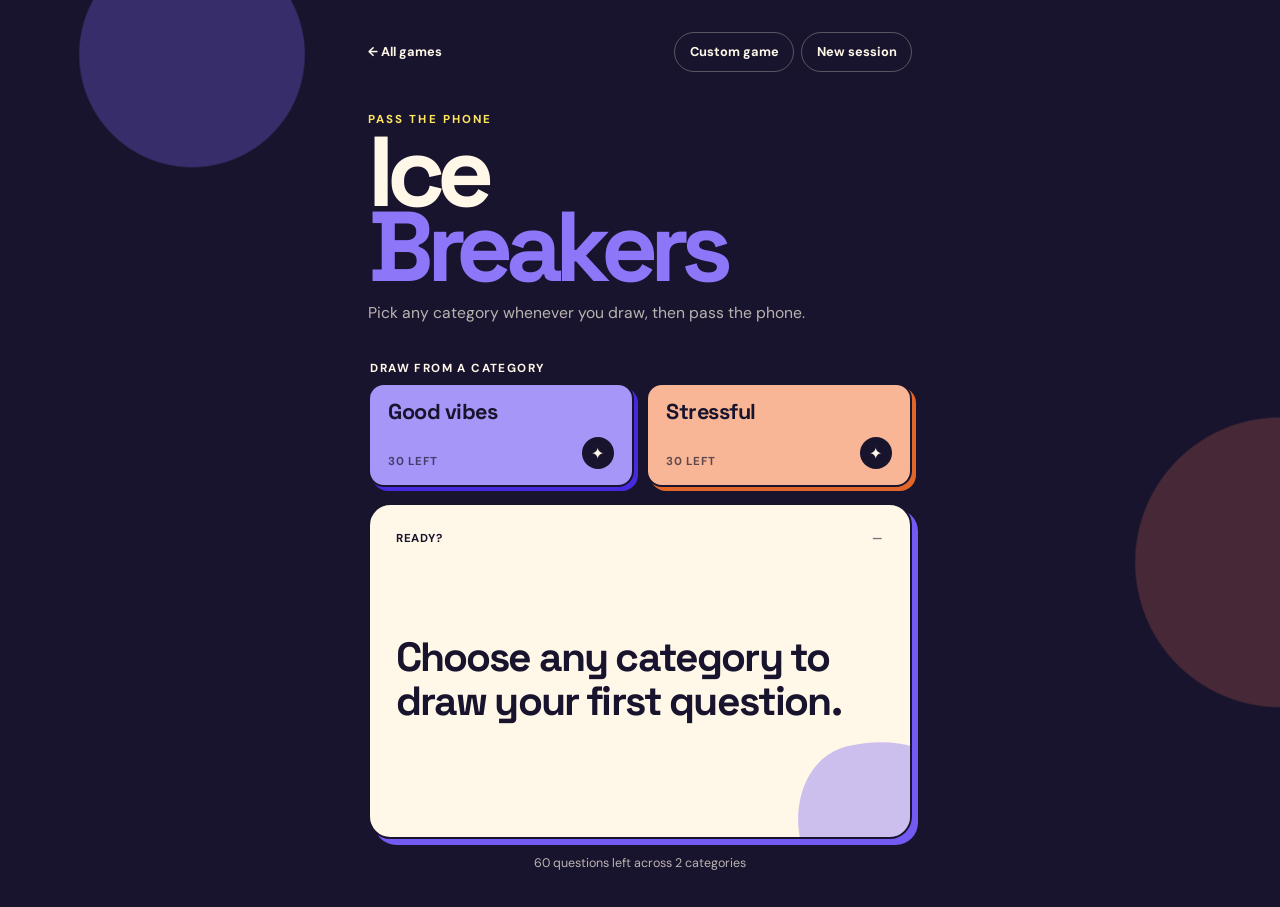
<file: ice-breakers/index.html>
<!doctype html>
<html lang="en">
  <head>
    <meta charset="UTF-8" />
    <meta name="viewport" content="width=device-width, initial-scale=1" />
    <meta name="theme-color" content="#19142d" />
    <meta
      name="description"
      content="A pass-the-phone icebreaker game with questions for every comfort level."
    />
    <title>Ice Breakers — Party Starter</title>
    <link rel="stylesheet" href="styles.css" />
    <script src="questions.js" defer></script>
    <script src="app.js" defer></script>
  </head>
  <body>
    <main class="game-shell">
      <header class="topbar">
        <a class="back-link" href="../index.html" aria-label="Back to all games">← All games</a>
        <div class="session-actions">
          <button class="topbar-button" id="custom-game" type="button">Custom game</button>
          <button class="topbar-button" id="new-session" type="button">New session</button>
        </div>
      </header>

      <section class="intro-panel" aria-labelledby="game-title">
        <p class="kicker">Pass the phone</p>
        <h1 id="game-title">Ice<br /><span>Breakers</span></h1>
        <p>Pick any category whenever you draw, then pass the phone.</p>
      </section>

      <section class="controls" aria-labelledby="category-heading">
        <h2 id="category-heading">Draw from a category</h2>
        <div class="category-buttons" id="category-buttons"></div>
      </section>

      <section class="question-card" id="question-card" aria-live="polite" aria-atomic="true">
        <div class="card-topline">
          <span class="category-label" id="category-label">Ready?</span>
          <span class="counter" id="counter">—</span>
        </div>
        <p class="question" id="question">Choose any category to draw your first question.</p>
        <div class="scribble" aria-hidden="true"></div>
      </section>

      <p class="status" id="status" role="status">Loading the decks…</p>
    </main>

    <div class="toast" id="toast" role="status" aria-live="polite"></div>

    <dialog class="custom-dialog" id="custom-dialog" aria-labelledby="custom-title">
      <form id="custom-form">
        <div class="dialog-heading">
          <div>
            <p class="kicker">Make it yours</p>
            <h2 id="custom-title">Create a custom game</h2>
          </div>
          <button class="close-dialog" id="close-dialog" type="button" aria-label="Close">×</button>
        </div>
        <p class="dialog-help">Paste a JSON object with 1–4 categories. Each category needs an array of questions.</p>
        <pre class="json-example" aria-label="JSON format example">{
  "Warm up": ["What made you smile today?"],
  "Go deep": ["What matters most to you?"]
}</pre>
        <label for="custom-json">Your question JSON</label>
        <textarea id="custom-json" rows="10" required spellcheck="false" placeholder='{"Category": ["First question?", "Second question?"]}'></textarea>
        <p class="form-error" id="custom-error" role="alert"></p>
        <button class="create-button" type="submit">Create game <span aria-hidden="true">✦</span></button>
      </form>
    </dialog>
  </body>
</html>
</file>
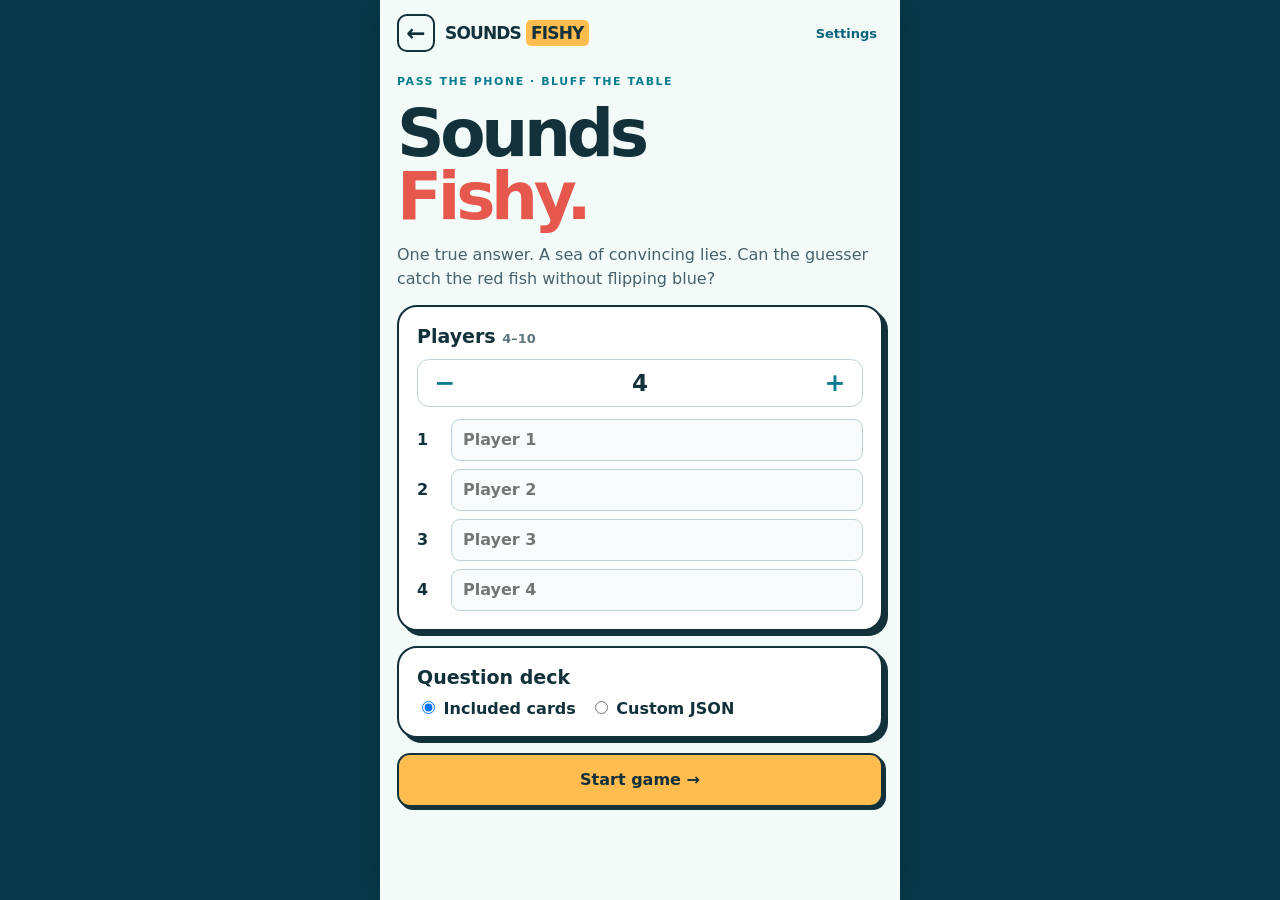
<file: sounds-fishy/index.html>
<!doctype html>
<html lang="en">
<head>
  <meta charset="utf-8">
  <meta name="viewport" content="width=device-width, initial-scale=1, viewport-fit=cover">
  <meta name="theme-color" content="#08394b">
  <meta name="description" content="A pass-the-phone bluffing game for 4 to 10 players.">
  <title>Sounds Fishy · Party Starter</title>
  <link rel="stylesheet" href="styles.css">
  <script src="app.js" defer></script>
</head>
<body>
  <main class="app">
    <header class="topbar">
      <a href="../index.html" class="home-link" aria-label="All games">←</a>
      <div class="brand">SOUNDS <span>FISHY</span></div>
      <button type="button" id="settings-button" class="small-button">Settings</button>
    </header>
    <div id="screen" class="screen" aria-live="polite"></div>
    <button type="button" id="end-game" class="end-button" hidden><span class="hold-fill"></span><span class="hold-label">Hold 3 seconds to end game</span></button>
  </main>
  <dialog id="settings-dialog">
    <div class="dialog-inner">
      <h2>Settings</h2>
      <p>Played answers are remembered on this device, including after you close the browser.</p>
      <p id="history-count"></p>
      <button type="button" id="clear-history" class="button secondary">Wipe played question history</button>
      <p id="settings-message" role="status"></p>
      <button type="button" id="close-settings" class="button">Done</button>
    </div>
  </dialog>
</body>
</html>
</file>
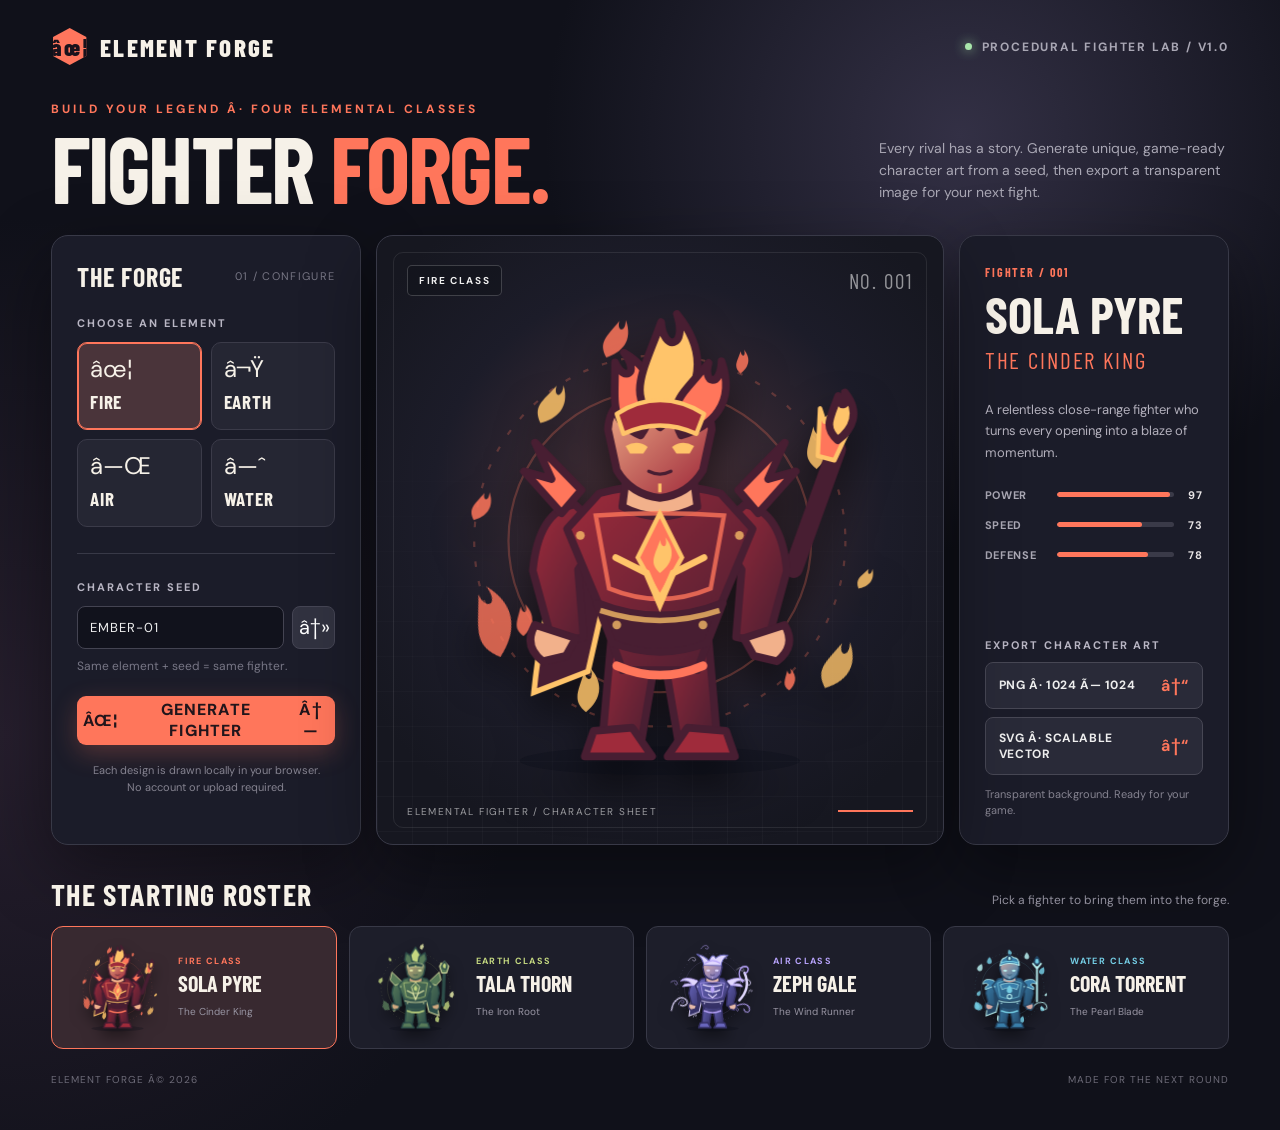
<file: fight/test/index.html>
<!doctype html>
<html lang="en">
<head>
  <meta charset="utf-8">
  <meta name="viewport" content="width=device-width, initial-scale=1">
  <meta name="theme-color" content="#10111a">
  <title>Element Forge â€” Fighter Character Generator</title>
  <style>
    @import url('https://fonts.googleapis.com/css2?family=Barlow+Condensed:wght@500;600;700;800&family=DM+Sans:wght@400;500;600;700&display=swap');
    :root{color-scheme:dark;--bg:#10111a;--panel:#1b1c29;--panel2:#232432;--line:#383947;--text:#f6f1e8;--muted:#a9a7b4;--accent:#ff755c;--glow:#f8875f;--shadow:0 24px 70px #0006}
    *{box-sizing:border-box}body{margin:0;min-height:100vh;background:radial-gradient(circle at 75% 12%,#333045 0,transparent 30%),radial-gradient(circle at 0 65%,#261e2d 0,transparent 35%),var(--bg);color:var(--text);font-family:'DM Sans',system-ui,sans-serif}button,input{font:inherit}button{cursor:pointer}button:focus-visible,input:focus-visible{outline:2px solid #fff;outline-offset:3px}button:disabled{opacity:.55;cursor:wait}
    .shell{max-width:1400px;margin:auto;padding:28px clamp(18px,4vw,58px) 44px}.topbar{display:flex;align-items:center;justify-content:space-between;gap:20px;margin-bottom:36px}.brand{display:flex;align-items:center;gap:12px;font-family:'Barlow Condensed',Impact,sans-serif;font-weight:800;font-size:25px;letter-spacing:.09em}.brand-mark{display:grid;place-items:center;width:37px;height:37px;background:#ff765d;color:#19121c;clip-path:polygon(50% 0,95% 24%,95% 76%,50% 100%,5% 76%,5% 24%);font-size:23px}.top-note{display:flex;align-items:center;gap:10px;color:var(--muted);font-size:12px;letter-spacing:.15em;font-weight:700}.top-note i{width:7px;height:7px;border-radius:50%;background:#a9e7ab;box-shadow:0 0 12px #a9e7ab}
    .eyebrow{font-size:12px;letter-spacing:.25em;font-weight:700;color:var(--accent);text-transform:uppercase}.intro{display:flex;align-items:end;justify-content:space-between;gap:30px;margin-bottom:28px}.intro h1{font-family:'Barlow Condensed',Impact,sans-serif;font-size:clamp(56px,7.3vw,106px);line-height:.83;letter-spacing:-.025em;margin:12px 0 0;text-transform:uppercase}.intro h1 span{color:var(--accent)}.intro p{max-width:350px;color:var(--muted);line-height:1.55;margin:0 0 3px;font-size:14px}
    .workspace{display:grid;grid-template-columns:minmax(260px,310px) minmax(390px,1fr) minmax(220px,270px);gap:15px;align-items:stretch}.panel{background:var(--panel);border:1px solid var(--line);border-radius:17px;box-shadow:var(--shadow)}.controls,.details{padding:25px}.section-head{display:flex;justify-content:space-between;align-items:center;margin-bottom:24px}.section-head h2{font-family:'Barlow Condensed',Impact,sans-serif;font-size:26px;letter-spacing:.035em;text-transform:uppercase;margin:0}.section-head small{color:#777684;font-size:11px;letter-spacing:.12em}.label{display:block;color:#b9b6c4;font-size:11px;letter-spacing:.18em;font-weight:700;text-transform:uppercase;margin-bottom:12px}.class-grid{display:grid;grid-template-columns:repeat(2,1fr);gap:9px}.class-btn{min-height:88px;text-align:left;background:#252633;border:1px solid #3b3b49;border-radius:10px;padding:12px;color:var(--text);transition:background .2s,border .2s,transform .2s}.class-btn:hover{transform:translateY(-2px);background:#30313f}.class-btn[aria-pressed="true"]{border-color:var(--accent);background:color-mix(in srgb,var(--accent) 17%,#252633);box-shadow:inset 0 0 0 1px var(--accent)}.class-btn .symbol{display:block;font-size:24px;line-height:1;margin-bottom:9px}.class-btn .name{font-family:'Barlow Condensed',Impact,sans-serif;font-size:19px;font-weight:700;letter-spacing:.04em;text-transform:uppercase}.divider{height:1px;background:var(--line);margin:26px 0}.field{margin-bottom:21px}.seed-row{display:flex;gap:8px}.seed-row input{min-width:0;width:100%;height:43px;padding:0 12px;background:#11121c;border:1px solid #444452;border-radius:8px;color:#eee;font-size:13px;letter-spacing:.08em}.icon-btn{width:43px;min-width:43px;background:#313240;border:1px solid #454554;color:#fff;border-radius:8px;font-size:20px}.hint{color:#777685;font-size:12px;line-height:1.5;margin:8px 0 0}.generate{display:flex;align-items:center;justify-content:center;gap:10px;width:100%;min-height:49px;background:var(--accent);border:0;border-radius:9px;color:#21151b;font-weight:800;letter-spacing:.07em;text-transform:uppercase;box-shadow:0 8px 24px color-mix(in srgb,var(--accent) 25%,transparent);transition:transform .2s,filter .2s}.generate:hover{transform:translateY(-2px);filter:brightness(1.09)}.tiny-note{margin:17px 0 0;text-align:center;color:#858390;font-size:11px;line-height:1.55}
    .stage{position:relative;overflow:hidden;min-height:610px;display:flex;align-items:center;justify-content:center;background:radial-gradient(circle at 50% 45%,color-mix(in srgb,var(--glow) 20%,#242332),#1c1c29 52%,#161720 80%)}.stage:before{content:"";position:absolute;inset:16px;border:1px solid #ffffff16;border-radius:10px;pointer-events:none}.stage:after{content:"";position:absolute;inset:0;background-image:linear-gradient(#ffffff07 1px,transparent 1px),linear-gradient(90deg,#ffffff07 1px,transparent 1px);background-size:35px 35px;mask-image:linear-gradient(to bottom,transparent 18%,black 100%);pointer-events:none}.stage-art{position:relative;z-index:1;width:min(100%,590px);aspect-ratio:1;display:grid;place-items:center;filter:drop-shadow(0 23px 19px #0008)}.stage-art svg{width:100%;height:100%;overflow:visible}.stage-top,.stage-bottom{position:absolute;z-index:2;left:30px;right:30px;display:flex;justify-content:space-between;align-items:center}.stage-top{top:29px}.stage-bottom{bottom:26px}.stage-chip{padding:8px 11px;border:1px solid #ffffff30;border-radius:5px;background:#12131c88;color:#eee;font-size:10px;font-weight:700;letter-spacing:.16em;text-transform:uppercase}.stage-index{font-family:'Barlow Condensed',Impact,sans-serif;font-size:21px;color:#ffffff8a;letter-spacing:.09em}.stage-bottom span{font-size:10px;color:#ffffff91;letter-spacing:.14em;text-transform:uppercase}.stage-bottom b{display:block;width:75px;height:2px;background:var(--accent)}
    .details{display:flex;flex-direction:column}.details .number{font-family:'Barlow Condensed',Impact,sans-serif;font-size:12px;letter-spacing:.16em;color:var(--accent);font-weight:700;margin-top:4px}.fighter-name{font-family:'Barlow Condensed',Impact,sans-serif;font-size:clamp(41px,4vw,59px);line-height:.94;text-transform:uppercase;margin:11px 0 8px;overflow-wrap:anywhere}.fighter-title{color:var(--accent);font-family:'Barlow Condensed',Impact,sans-serif;font-size:23px;text-transform:uppercase;letter-spacing:.08em;margin:0}.description{color:#b3b0bc;font-size:13px;line-height:1.65;margin:25px 0}.stats{display:grid;gap:16px}.stat{display:grid;grid-template-columns:65px 1fr 22px;align-items:center;gap:7px;font-size:11px;font-weight:700;color:#aaa8b4;letter-spacing:.06em}.track{height:5px;border-radius:10px;background:#3a3a48;overflow:hidden}.fill{height:100%;background:var(--accent);border-radius:10px}.stat strong{color:#e9e5e6;text-align:right;font-size:11px}.download-box{margin-top:auto;padding-top:23px}.download-box .label{margin-bottom:10px}.export-btn{display:flex;width:100%;align-items:center;justify-content:space-between;margin-top:8px;padding:12px 13px;background:#292a38;border:1px solid #474754;border-radius:8px;color:#eee;text-align:left;font-size:12px;font-weight:700;letter-spacing:.05em}.export-btn:hover{background:#353645;border-color:#74717d}.export-btn span:last-child{color:var(--accent);font-size:16px}.export-note{color:#858390;font-size:11px;line-height:1.5;margin:11px 0 0}
    .roster-section{margin-top:31px}.roster-heading{display:flex;align-items:end;justify-content:space-between;gap:20px;margin-bottom:14px}.roster-heading h2{font-family:'Barlow Condensed',Impact,sans-serif;font-size:30px;text-transform:uppercase;letter-spacing:.04em;margin:0}.roster-heading p{color:#92909d;font-size:12px;margin:0 0 4px}.roster{display:grid;grid-template-columns:repeat(4,1fr);gap:12px}.roster-card{position:relative;display:flex;align-items:center;gap:8px;min-height:123px;padding:8px 13px;background:#1d1e2a;border:1px solid var(--line);border-radius:12px;color:var(--text);text-align:left;overflow:hidden}.roster-card:hover,.roster-card[aria-pressed="true"]{border-color:var(--card-accent);background:color-mix(in srgb,var(--card-accent) 12%,#1d1e2a)}.roster-card svg{flex:0 0 105px;width:105px;height:105px;filter:drop-shadow(0 7px 7px #0008)}.roster-card small{display:block;font-size:9px;font-weight:700;letter-spacing:.15em;color:var(--card-accent);text-transform:uppercase}.roster-card strong{display:block;font-family:'Barlow Condensed',Impact,sans-serif;font-size:22px;line-height:1;text-transform:uppercase;margin:5px 0}.roster-card em{font-size:10px;font-style:normal;color:#9895a3}.footer{display:flex;justify-content:space-between;gap:12px;color:#6d6b78;font-size:10px;letter-spacing:.1em;text-transform:uppercase;margin-top:24px}
    @media(max-width:1120px){.workspace{grid-template-columns:260px minmax(330px,1fr)}.details{grid-column:1/-1;display:grid;grid-template-columns:1fr 1fr;gap:0 30px}.details .number,.details .fighter-name,.details .fighter-title,.details .description{grid-column:1}.details .stats,.details .download-box{grid-column:2}.details .stats{grid-row:1/5;align-self:center}.details .download-box{margin-top:0}.stage{min-height:565px}.roster-card{padding:8px}.roster-card svg{flex-basis:75px;width:75px;height:95px}.roster-card strong{font-size:18px}}
    @media(max-width:730px){.shell{padding:20px 15px 35px}.topbar{margin-bottom:26px}.top-note{display:none}.intro{display:block}.intro h1{font-size:65px}.intro p{margin:18px 0 0}.workspace{grid-template-columns:1fr}.controls{padding:19px}.class-grid{grid-template-columns:repeat(4,1fr)}.class-btn{min-height:78px;padding:8px;text-align:center}.class-btn .name{font-size:16px}.class-btn .symbol{font-size:20px}.controls .divider{margin:18px 0}.stage{min-height:410px}.stage-top,.stage-bottom{left:20px;right:20px}.stage-art{width:min(100%,450px)}.details{grid-column:auto;display:block}.details .stats{margin-bottom:14px}.details .download-box{margin-top:20px}.roster{grid-template-columns:repeat(2,1fr)}.roster-card svg{flex-basis:85px;width:85px;height:100px}.footer{display:block}.footer span{display:block;margin-top:6px}}
    @media(max-width:420px){.intro h1{font-size:54px}.class-btn .name{font-size:13px}.roster-card{min-height:105px}.roster-card svg{flex-basis:65px;width:65px;height:85px}.roster-card strong{font-size:17px}}
  </style>
</head>
<body>
  <main class="shell">
    <header class="topbar"><div class="brand"><span class="brand-mark">âœ¦</span> ELEMENT FORGE</div><div class="top-note"><i></i> PROCEDURAL FIGHTER LAB / V1.0</div></header>
    <div class="intro"><div><div class="eyebrow">Build your legend Â· Four elemental classes</div><h1>FIGHTER <span>FORGE.</span></h1></div><p>Every rival has a story. Generate unique, game-ready character art from a seed, then export a transparent image for your next fight.</p></div>
    <div class="workspace">
      <section class="panel controls" aria-label="Character controls">
        <div class="section-head"><h2>THE FORGE</h2><small>01 / CONFIGURE</small></div>
        <span class="label">Choose an element</span>
        <div class="class-grid" id="classGrid">
          <button class="class-btn" type="button" data-class="fire" aria-pressed="true"><span class="symbol">âœ¦</span><span class="name">Fire</span></button>
          <button class="class-btn" type="button" data-class="earth" aria-pressed="false"><span class="symbol">â¬Ÿ</span><span class="name">Earth</span></button>
          <button class="class-btn" type="button" data-class="air" aria-pressed="false"><span class="symbol">â—Œ</span><span class="name">Air</span></button>
          <button class="class-btn" type="button" data-class="water" aria-pressed="false"><span class="symbol">â—ˆ</span><span class="name">Water</span></button>
        </div>
        <div class="divider"></div>
        <div class="field"><label class="label" for="seed">Character seed</label><div class="seed-row"><input id="seed" maxlength="32" spellcheck="false" autocomplete="off" value="EMBER-01"><button class="icon-btn" id="randomSeed" type="button" title="Random seed" aria-label="Random seed">â†»</button></div><p class="hint">Same element + seed = same fighter.</p></div>
        <button id="generate" class="generate" type="button"><span>âœ¦</span> Generate fighter <span>â†—</span></button>
        <p class="tiny-note">Each design is drawn locally in your browser.<br>No account or upload required.</p>
      </section>
      <section class="panel stage" aria-label="Generated character preview"><div class="stage-top"><span class="stage-chip" id="stageClass">FIRE CLASS</span><span class="stage-index" id="stageNumber">NO. 001</span></div><div class="stage-art" id="stageArt" role="img" aria-label="Generated fighter art"></div><div class="stage-bottom"><span>ELEMENTAL FIGHTER / CHARACTER SHEET</span><b></b></div></section>
      <aside class="panel details" aria-label="Fighter details"><div class="number" id="fighterNumber">FIGHTER / 001</div><h2 class="fighter-name" id="fighterName">â€”</h2><p class="fighter-title" id="fighterTitle">â€”</p><p class="description" id="fighterDescription"></p><div class="stats" id="stats"></div><div class="download-box"><span class="label">Export character art</span><button class="export-btn" id="downloadPng" type="button"><span>PNG Â· 1024 Ã— 1024</span><span>â†“</span></button><button class="export-btn" id="downloadSvg" type="button"><span>SVG Â· SCALABLE VECTOR</span><span>â†“</span></button><p class="export-note">Transparent background. Ready for your game.</p></div></aside>
    </div>
    <section class="roster-section" aria-label="Element roster"><div class="roster-heading"><h2>THE STARTING ROSTER</h2><p>Pick a fighter to bring them into the forge.</p></div><div class="roster" id="roster"></div></section>
    <footer class="footer"><span>ELEMENT FORGE Â© 2026</span><span>MADE FOR THE NEXT ROUND</span></footer>
  </main>
  <script>
  (() => {
    'use strict';
    const CLASSES = {
      fire:{accent:'#ff765b',light:'#ffc46a',dark:'#9f2b3b',deep:'#481e32',skin:'#f2b18b',symbol:'âœ¦',titles:['The Cinder King','The Ember Duelist','The Wild Spark','The Ash Warden'],first:['Kael','Pyra','Rook','Sola','Vex','Auri'],last:['Flare','Cinder','Blaze','Ash','Pyre','Ignis'],description:'A relentless close-range fighter who turns every opening into a blaze of momentum.'},
      earth:{accent:'#c4d880',light:'#e4e9a7',dark:'#587b59',deep:'#2d4d49',skin:'#d1a97f',symbol:'â¬Ÿ',titles:['The Stone Sentinel','The Verdant Guard','The Iron Root','The Mountain Heart'],first:['Bram','Tala','Oren','Moss','Garr','Vera'],last:['Granite','Boulder','Thorn','Root','Moraine','Flint'],description:'An immovable guardian with heavy strikes and a will as old as the mountains.'},
      air:{accent:'#b7a3fb',light:'#e2d9ff',dark:'#6866bc',deep:'#363267',skin:'#e8bcaa',symbol:'â—Œ',titles:['The Sky Dancer','The Storm Herald','The Wind Runner','The Cloud Striker'],first:['Zeph','Lyra','Aero','Nima','Vale','Kiri'],last:['Gale','Tempest','Breeze','Cirrus','Kestrel','Swift'],description:'A swift aerial duelist who slips past defenses and strikes from impossible angles.'},
      water:{accent:'#74cde4',light:'#baf3f3',dark:'#397eaa',deep:'#244766',skin:'#d4a8a1',symbol:'â—ˆ',titles:['The Tide Keeper','The Deep Current','The Pearl Blade','The Wave Weaver'],first:['Mira','Neris','Kai','Cora','Rin','Marin'],last:['Tide','Undertow','Reef','Azure','Torrent','Crest'],description:'A fluid counterfighter who redirects force and overwhelms rivals in a rising tide.'}
    };
    const $ = id => document.getElementById(id);
    let current={element:'fire',seed:'EMBER-01'}, currentSvg='', serial=1;
    const presets=[['fire','EMBER-01'],['earth','STONE-27'],['air','SKY-09'],['water','TIDAL-42']];
    function hash(str){let h=2166136261;for(let i=0;i<str.length;i++){h^=str.charCodeAt(i);h=Math.imul(h,16777619)}return h>>>0}
    function rng(seed){let x=hash(seed)||1;return()=>{x^=x<<13;x^=x>>>17;x^=x<<5;return(x>>>0)/4294967296}}
    function pick(r,items){return items[Math.floor(r()*items.length)]}
    function n(r,min,max){return Math.round(min+r()*(max-min))}
    function escape(s){return String(s).replace(/[&<>"']/g,c=>({'&':'&amp;','<':'&lt;','>':'&gt;','"':'&quot;',"'":'&apos;'}[c]))}
    function randomSeed(){const bytes=new Uint8Array(4);if(crypto?.getRandomValues)crypto.getRandomValues(bytes);else for(let i=0;i<4;i++)bytes[i]=Math.random()*256;return Array.from(bytes,b=>b.toString(16).padStart(2,'0')).join('').toUpperCase()}
    function flame(x,y,s,color,rotate=0){return `<path d="M ${x} ${y+s*.95} C ${x-s*.55} ${y+s*.44},${x-s*.28} ${y+s*.12},${x+s*.02} ${y-s*.72} C ${x+s*.05} ${y-s*.25},${x+s*.45} ${y-s*.3},${x+s*.27} ${y-s*.85} C ${x+s*.88} ${y-s*.1},${x+s*.55} ${y+s*.55},${x} ${y+s*.95}Z" fill="${color}" transform="rotate(${rotate} ${x} ${y})"/>`}
    function shard(x,y,s,color,rotate=0){return `<path d="M${x} ${y-s}L${x+s*.52} ${y-s*.2}L${x+s*.35} ${y+s*.76}L${x-s*.4} ${y+s*.55}L${x-s*.55} ${y-s*.15}Z" fill="${color}" transform="rotate(${rotate} ${x} ${y})"/>`}
    function drop(x,y,s,color,rotate=0){return `<path d="M${x} ${y-s}C${x+s*.8} ${y-s*.08},${x+s*.75} ${y+s*.62},${x} ${y+s*.72}C${x-s*.75} ${y+s*.62},${x-s*.8} ${y-s*.08},${x} ${y-s}Z" fill="${color}" transform="rotate(${rotate} ${x} ${y})"/>`}
    function swirl(x,y,s,color,rotate=0){return `<path d="M${x-s} ${y+s*.2}C${x-s*.35} ${y-s*.82},${x+s*.55} ${y-s*.7},${x+s*.76} ${y-s*.15}C${x+s*.92} ${y+s*.35},${x+s*.3} ${y+s*.45},${x+s*.04} ${y+s*.12}" fill="none" stroke="${color}" stroke-width="${Math.max(3,s*.15)}" stroke-linecap="round" transform="rotate(${rotate} ${x} ${y})"/>`}
    function makeFighter(element,seed){
      const c=CLASSES[element],r=rng(element+'|'+seed.trim().toLowerCase()),id='f'+hash(element+'|'+seed).toString(36);
      const name=pick(r,c.first)+' '+pick(r,c.last),title=pick(r,c.titles),build=n(r,-12,14),head=n(r,-5,6),eye=n(r,0,2),accentMode=n(r,0,2),spots=n(r,7,11),gear=n(r,0,3),capeStyle=n(r,0,2),stats={POWER:n(r,55,95),SPEED:n(r,55,95),DEFENSE:n(r,55,95)};
      if(element==='earth')stats.DEFENSE=n(r,79,99);if(element==='air')stats.SPEED=n(r,81,99);if(element==='fire')stats.POWER=n(r,79,99);
      let aura='',extras='',crown='',shoulders='',weapon='',torsoDetail='';
      const motif={fire:flame,earth:shard,air:swirl,water:drop}[element];
      for(let i=0;i<spots;i++){let a=(i/spots)*Math.PI*2+r()*.25;let x=256+Math.cos(a)*n(r,142,195),y=249+Math.sin(a)*n(r,150,202);aura+=motif(n(r,x-8,x+8),n(r,y-8,y+8),n(r,9,23),i%3===0?c.light:c.accent,n(r,-35,35));}
      if(element==='fire'){
        crown=`${flame(225,124,42,c.accent,-20)}${flame(256,100,57,c.light)}${flame(289,124,42,c.accent,20)}<path d="M217 142Q256 117 296 142L289 160Q256 145 223 160Z" fill="${c.dark}" stroke="${c.light}" stroke-width="4"/>`;
        shoulders=`<path d="M167 232L133 194L158 201L143 168L185 211Z" fill="${c.accent}"/><path d="M345 232L379 194L354 201L369 168L327 211Z" fill="${c.accent}"/>`;
        weapon=`<path d="M377 282L416 174" stroke="${c.deep}" stroke-width="17" stroke-linecap="round"/><path d="M414 184L429 152L418 159L422 130L405 149L401 137L399 180Z" fill="${c.accent}" stroke="${c.light}" stroke-width="4"/>${flame(417,143,24,c.light)}`;
        torsoDetail=`<path d="M256 232L276 272L256 308L236 272Z" fill="${c.accent}" stroke="${c.light}" stroke-width="4"/>${flame(256,269,18,c.light)}`;
      } else if(element==='earth'){
        crown=`${shard(223,119,35,c.dark,-22)}${shard(256,104,44,c.accent)}${shard(289,119,35,c.dark,22)}<path d="M218 144Q256 126 294 144L289 159Q256 148 223 159Z" fill="${c.deep}" stroke="${c.light}" stroke-width="3"/>`;
        shoulders=`<path d="M178 216L141 181L132 220L155 245L196 235Z" fill="${c.dark}" stroke="${c.light}" stroke-width="4"/><path d="M334 216L371 181L380 220L357 245L316 235Z" fill="${c.dark}" stroke="${c.light}" stroke-width="4"/>`;
        weapon=`<path d="M390 341L397 150" stroke="${c.deep}" stroke-width="16" stroke-linecap="round"/><path d="M397 128L418 153L408 185L384 185L373 153Z" fill="${c.dark}" stroke="${c.light}" stroke-width="5"/>${shard(397,151,22,c.accent)}`;
        torsoDetail=`<path d="M256 231L276 253L267 285L245 285L236 253Z" fill="${c.dark}" stroke="${c.light}" stroke-width="4"/>${shard(256,261,16,c.accent)}`;
      } else if(element==='air'){
        crown=`<path d="M214 147Q208 111 180 94Q220 103 239 127Q256 83 272 113Q294 91 332 99Q303 112 298 149Z" fill="${c.light}" stroke="${c.dark}" stroke-width="5"/><path d="M220 137Q256 111 293 137" fill="none" stroke="${c.accent}" stroke-width="6"/>`;
        shoulders=`<path d="M182 222Q120 197 100 224Q139 216 154 239Q118 232 110 252Q152 244 190 244Z" fill="${c.light}" stroke="${c.accent}" stroke-width="4"/><path d="M330 222Q392 197 412 224Q373 216 358 239Q394 232 402 252Q360 244 322 244Z" fill="${c.light}" stroke="${c.accent}" stroke-width="4"/>`;
        weapon=`<path d="M387 318Q445 258 412 184" fill="none" stroke="${c.light}" stroke-width="12" stroke-linecap="round"/>${swirl(410,186,43,c.accent,-70)}${swirl(421,231,27,c.light,20)}`;
        torsoDetail=`<path d="M211 243Q256 259 301 243M221 268Q256 286 291 268" fill="none" stroke="${c.light}" stroke-width="7" stroke-linecap="round"/><path d="M256 243L267 265L256 285L245 265Z" fill="${c.accent}"/>`;
      } else {
        crown=`<path d="M210 150Q214 114 236 110Q256 94 276 110Q302 109 304 148Q281 137 256 138Q233 137 210 150Z" fill="${c.dark}" stroke="${c.light}" stroke-width="5"/>${drop(256,113,17,c.light)}<path d="M217 135Q256 120 295 135" fill="none" stroke="${c.accent}" stroke-width="6"/>`;
        shoulders=`<path d="M176 220Q128 207 126 239Q144 229 154 243Q132 251 138 266Q171 254 191 243Z" fill="${c.dark}" stroke="${c.light}" stroke-width="4"/><path d="M336 220Q384 207 386 239Q368 229 358 243Q380 251 374 266Q341 254 321 243Z" fill="${c.dark}" stroke="${c.light}" stroke-width="4"/>`;
        weapon=`<path d="M390 324L390 156M390 164L371 140M390 164L409 140" fill="none" stroke="${c.light}" stroke-width="9" stroke-linecap="round"/>${drop(390,127,22,c.accent)}`;
        torsoDetail=`<path d="M211 243Q256 225 301 243L292 266Q256 249 220 266Z" fill="${c.dark}" stroke="${c.light}" stroke-width="3"/>${drop(256,267,23,c.accent)}`;
      }
      const extraShapes=element==='fire'?`${flame(100,330,36,c.accent,-20)}${flame(414,367,26,c.light,20)}`:element==='earth'?`${shard(112,347,31,c.dark,-22)}${shard(407,347,28,c.accent,20)}`:element==='air'?`${swirl(96,338,49,c.light,-25)}${swirl(410,357,36,c.accent,30)}`:`${drop(106,349,27,c.accent,-28)}${swirl(409,349,37,c.light,12)}`;
      extras=`<g opacity=".8">${extraShapes}</g>`;
      const capes=[`<path d="M201 220Q145 288 126 420Q160 396 196 430L221 255Z" fill="${c.dark}" stroke="${c.accent}" stroke-width="5"/><path d="M311 220Q367 288 386 420Q352 396 316 430L291 255Z" fill="${c.dark}" stroke="${c.accent}" stroke-width="5"/>`,`<path d="M201 220Q154 273 142 394L191 375L220 248Z" fill="${c.deep}" stroke="${c.light}" stroke-width="5"/>`,`<path d="M311 220Q358 273 370 394L321 375L292 248Z" fill="${c.deep}" stroke="${c.light}" stroke-width="5"/>`];
      const insignias=[`<path d="M216 272L244 286L256 314L268 286L296 272" fill="none" stroke="${c.light}" stroke-width="6" stroke-linecap="round"/>`,`<path d="M217 279L240 294L256 287L272 294L295 279" fill="none" stroke="${c.light}" stroke-width="6" stroke-linecap="round"/>`,`<circle cx="256" cy="300" r="11" fill="none" stroke="${c.light}" stroke-width="5"/>`,`<path d="M236 289L256 305L276 289" fill="none" stroke="${c.light}" stroke-width="6" stroke-linecap="round"/>`];
      const svg=`<svg xmlns="http://www.w3.org/2000/svg" viewBox="0 0 512 512" width="512" height="512" role="img" aria-label="${escape(name)}, ${escape(title)}"><defs><linearGradient id="${id}body" x1="0" y1="0" x2="1" y2="1"><stop stop-color="${c.dark}"/><stop offset="1" stop-color="${c.deep}"/></linearGradient><linearGradient id="${id}face" x1="0" y1="0" x2=".9" y2="1"><stop stop-color="${c.skin}"/><stop offset="1" stop-color="${c.dark}"/></linearGradient></defs><g opacity=".26"><circle cx="256" cy="257" r="168" fill="none" stroke="${c.accent}" stroke-width="2" stroke-dasharray="5 13"/><circle cx="256" cy="257" r="137" fill="none" stroke="${c.accent}" stroke-width="2"/></g><g opacity=".85">${aura}</g><ellipse cx="256" cy="456" rx="127" ry="13" fill="#090b18" opacity=".28"/>${extras}${capes[capeStyle]}<g stroke="${c.deep}" stroke-width="7" stroke-linejoin="round" stroke-linecap="round">${weapon}<path d="M214 323L205 426L238 446L253 358Z" fill="url(#${id}body)"/><path d="M298 323L307 426L274 446L259 358Z" fill="url(#${id}body)"/><path d="M196 429L231 426L249 452L188 452Z" fill="${c.dark}"/><path d="M281 426L316 429L324 452L263 452Z" fill="${c.dark}"/><path d="M179 224Q146 230 141 284L159 350L187 344L182 283L205 248Z" fill="url(#${id}body)"/><path d="M333 224Q366 230 371 284L353 350L325 344L330 283L307 248Z" fill="url(#${id}body)"/><path d="M143 333Q132 352 150 366L171 361L180 345Z" fill="${c.skin}"/><path d="M369 333Q380 352 362 366L341 361L332 345Z" fill="${c.skin}"/>${shoulders}<path d="M201 214Q256 199 311 214L340 246L309 320L290 374L222 374L203 320L172 246Z" fill="url(#${id}body)"/><path d="M199 313Q256 336 313 313L299 349Q256 366 213 349Z" fill="${c.deep}"/><path d="M217 370Q256 387 295 370" fill="none" stroke="${c.accent}" stroke-width="8"/><path d="M226 195L222 226Q256 244 290 226L286 195Z" fill="${c.skin}"/><path d="M209 ${158+head}Q211 122 256 121Q301 122 303 ${158+head}L295 193Q282 215 256 218Q230 215 217 193Z" fill="url(#${id}face)"/>${crown}</g><g fill="${c.light}"><path d="M225 171Q236 ${166-eye} 245 172L241 178L229 178Z"/><path d="M267 172Q276 ${166-eye} 287 171L283 178L271 178Z"/></g><path d="M246 194Q256 199 266 194" fill="none" stroke="${c.deep}" stroke-width="3" stroke-linecap="round"/><path d="M198 234Q256 ${218+build} 314 234L302 300Q256 319 210 300Z" fill="none" stroke="${c.accent}" stroke-width="4" opacity=".8"/>${torsoDetail}${insignias[gear]}<path d="M202 320Q256 338 310 320" fill="none" stroke="${c.light}" stroke-width="5" opacity=".75"/><g fill="${c.light}" opacity=".75"><circle cx="184" cy="252" r="4"/><circle cx="328" cy="252" r="4"/><circle cx="217" cy="333" r="4"/><circle cx="295" cy="333" r="4"/></g>${accentMode===0?`<path d="M225 148L236 139M287 148L276 139" stroke="${c.light}" stroke-width="3" opacity=".75"/>`:accentMode===1?`<path d="M256 205L256 213" stroke="${c.light}" stroke-width="3"/>`:`<circle cx="256" cy="151" r="4" fill="${c.accent}"/>`}</svg>`;
      return {svg,name,title,stats,element,seed};
    }
    function setTheme(element){const c=CLASSES[element];document.documentElement.style.setProperty('--accent',c.accent);document.documentElement.style.setProperty('--glow',c.accent)}
    function render(){const c=CLASSES[current.element],f=makeFighter(current.element,current.seed);currentSvg=f.svg;setTheme(current.element);$('stageArt').innerHTML=f.svg;$('stageArt').setAttribute('aria-label',`${f.name}, ${f.title}, ${current.element} class`);$('stageClass').textContent=current.element.toUpperCase()+' CLASS';$('stageNumber').textContent='NO. '+String(serial).padStart(3,'0');$('fighterNumber').textContent='FIGHTER / '+String(serial).padStart(3,'0');$('fighterName').textContent=f.name;$('fighterTitle').textContent=f.title;$('fighterDescription').textContent=c.description;$('seed').value=current.seed;$('stats').innerHTML=Object.entries(f.stats).map(([key,value])=>`<div class="stat"><span>${key}</span><div class="track"><div class="fill" style="width:${value}%"></div></div><strong>${value}</strong></div>`).join('');document.querySelectorAll('.class-btn').forEach(b=>b.setAttribute('aria-pressed',String(b.dataset.class===current.element)));document.querySelectorAll('.roster-card').forEach(b=>b.setAttribute('aria-pressed',String(b.dataset.class===current.element&&b.dataset.seed===current.seed)))}
    function renderRoster(){const roster=$('roster');roster.innerHTML=presets.map(([element,seed])=>{const f=makeFighter(element,seed),c=CLASSES[element];return `<button class="roster-card" type="button" data-class="${element}" data-seed="${seed}" style="--card-accent:${c.accent}" aria-pressed="false">${f.svg}<span><small>${element} class</small><strong>${f.name}</strong><em>${f.title}</em></span></button>`}).join('')}
    function save(blob,filename){const url=URL.createObjectURL(blob),a=document.createElement('a');a.href=url;a.download=filename;document.body.appendChild(a);a.click();a.remove();setTimeout(()=>URL.revokeObjectURL(url),1000)}
    function filename(ext){return `${current.element}-${current.seed.trim().toLowerCase().replace(/[^a-z0-9]+/g,'-').replace(/^-|-$/g,'')||'fighter'}.${ext}`}
    $('classGrid').addEventListener('click',e=>{const b=e.target.closest('button[data-class]');if(!b)return;current.element=b.dataset.class;serial++;render()});
    $('roster').addEventListener('click',e=>{const b=e.target.closest('button[data-class]');if(!b)return;current={element:b.dataset.class,seed:b.dataset.seed};serial++;render();document.querySelector('.workspace').scrollIntoView({behavior:'smooth',block:'start'})});
    $('randomSeed').addEventListener('click',()=>{$('seed').value=randomSeed();current.seed=$('seed').value;serial++;render()});
    $('generate').addEventListener('click',()=>{current.seed=$('seed').value.trim()||randomSeed();serial++;render()});
    $('seed').addEventListener('keydown',e=>{if(e.key==='Enter')$('generate').click()});
    $('downloadSvg').addEventListener('click',()=>save(new Blob([currentSvg],{type:'image/svg+xml;charset=utf-8'}),filename('svg')));
    $('downloadPng').addEventListener('click',async()=>{const button=$('downloadPng');button.disabled=true;try{const blob=new Blob([currentSvg],{type:'image/svg+xml;charset=utf-8'}),url=URL.createObjectURL(blob),img=new Image();try{await new Promise((resolve,reject)=>{img.onload=resolve;img.onerror=reject;img.src=url});const canvas=document.createElement('canvas');canvas.width=canvas.height=1024;const ctx=canvas.getContext('2d');ctx.drawImage(img,0,0,1024,1024);const png=await new Promise(resolve=>canvas.toBlob(resolve,'image/png'));if(!png)throw new Error('PNG export failed');save(png,filename('png'))}finally{URL.revokeObjectURL(url)}}catch(error){alert('Could not export PNG. Try downloading the SVG instead.')}finally{button.disabled=false}});
    renderRoster();render();
  })();
  </script>
</body>
</html>
</file>
<file: styles.css>
@import url("https://fonts.googleapis.com/css2?family=DM+Sans:wght@400;600;700&family=Space+Grotesk:wght@600;700&display=swap");

:root {
  color-scheme: light;
  --ink: #171325;
  --paper: #fff7e8;
  --blue: #5d5af7;
  --orange: #ff7043;
  --lime: #c8f55a;
}

* {
  box-sizing: border-box;
}

body {
  min-height: 100vh;
  margin: 0;
  color: var(--ink);
  background:
    radial-gradient(circle at 15% 8%, rgba(200, 245, 90, 0.95) 0 5rem, transparent 5.1rem),
    radial-gradient(circle at 95% 35%, rgba(255, 112, 67, 0.8) 0 8rem, transparent 8.1rem),
    var(--blue);
  font-family: "DM Sans", system-ui, sans-serif;
}

main {
  width: min(100% - 2rem, 70rem);
  margin-inline: auto;
  padding: 3.5rem 0 4rem;
}

.hero {
  max-width: 42rem;
  margin-bottom: 4rem;
}

.eyebrow,
.game-number {
  margin: 0 0 0.75rem;
  font-size: 0.75rem;
  font-weight: 700;
  letter-spacing: 0.16em;
  text-transform: uppercase;
}

h1,
h2,
h3,
p {
  margin-top: 0;
}

h1,
h2,
h3 {
  font-family: "Space Grotesk", "Arial Black", sans-serif;
}

h1 {
  margin-bottom: 1.25rem;
  font-size: clamp(4rem, 18vw, 8.5rem);
  line-height: 0.75;
  letter-spacing: -0.08em;
}

h1 span {
  color: var(--paper);
}

.intro {
  max-width: 31rem;
  margin-bottom: 0;
  font-size: clamp(1rem, 4vw, 1.3rem);
  line-height: 1.5;
}

.section-heading {
  display: flex;
  align-items: center;
  justify-content: space-between;
  margin-bottom: 1rem;
}

.section-heading h2 {
  margin: 0;
  font-size: 1rem;
  letter-spacing: 0.08em;
  text-transform: uppercase;
}

.game-count {
  display: grid;
  width: 2.25rem;
  height: 2.25rem;
  place-items: center;
  border: 2px solid var(--ink);
  border-radius: 50%;
  font-weight: 700;
}

.games {
  display: grid;
  gap: 1.5rem;
}

.game-card {
  display: grid;
  overflow: hidden;
  color: inherit;
  background: var(--paper);
  border: 3px solid var(--ink);
  border-radius: 1.5rem;
  box-shadow: 8px 8px 0 var(--ink);
  text-decoration: none;
  transition: transform 180ms ease, box-shadow 180ms ease;
}

.game-card:hover,
.game-card:focus-visible {
  transform: translate(-3px, -3px);
  box-shadow: 11px 11px 0 var(--ink);
}

.game-card:focus-visible {
  outline: 4px solid white;
  outline-offset: 5px;
}

.card-art {
  position: relative;
  display: grid;
  min-height: 15rem;
  overflow: hidden;
  place-items: center;
  background: var(--orange);
  border-bottom: 3px solid var(--ink);
}

.card-art-seconds {
  background: #ffd12f;
}

.card-art-friends {
  background: #cbff63;
}

.card-art-headbanz {
  background: #fcd534;
}

.card-art-blnk {
  background: #171b27;
}

.card-art-fishy { background: #70d8e5; }
.card-art-fight { background: #ff698e; }
.fight-mark { color: #fff7e8; font: 700 8rem/1 "Space Grotesk", sans-serif; letter-spacing: -0.12em; text-shadow: 8px 9px 0 #171325; transform: rotate(-9deg); }
.fishy-mark { font-size: 8rem; filter: drop-shadow(7px 8px 0 #171325); transform: rotate(-12deg); }

.blnk-mark {
  display: grid;
  width: 10rem;
  height: 10rem;
  place-items: center;
  border: 4px solid #171325;
  border-radius: 1.7rem;
  background: #e8ff59;
  color: #171b27;
  box-shadow: 9px 9px 0 #f77964;
  font: 700 8rem/1 "Space Grotesk", sans-serif;
  transform: rotate(-8deg);
}

.headbanz-mark {
  position: relative;
  display: grid;
  width: 10rem;
  height: 10rem;
  place-items: center;
  border: 4px solid #171325;
  border-radius: 50%;
  background: #6e3bd8;
  color: white;
  box-shadow: 8px 8px 0 #171325;
  font: 700 7rem/1 "Space Grotesk", sans-serif;
  transform: rotate(-8deg);
}

.headbanz-mark::before {
  content: "";
  position: absolute;
  top: 1.1rem;
  left: -1.5rem;
  right: -1.5rem;
  height: 1rem;
  border: 3px solid #171325;
  border-radius: 1rem;
  background: #fff7e8;
  transform: rotate(5deg);
}

.friends-mark {
  z-index: 2;
  display: grid;
  width: 9rem;
  height: 11rem;
  place-items: center;
  color: #cbff63;
  background: #171717;
  border: 3px solid #171717;
  border-radius: 1rem;
  box-shadow: 8px 8px 0 #ef5b49;
  font-size: 6rem;
  transform: rotate(-9deg);
}

.friends-card {
  position: absolute;
  width: 8rem;
  height: 10rem;
  border: 3px solid #171717;
  border-radius: 1rem;
  background: #fff7e8;
}

.friends-card-one { transform: translate(2.9rem, .3rem) rotate(14deg); }
.friends-card-two { transform: translate(-2.5rem, -.3rem) rotate(-22deg); }

.seconds-mark {
  display: flex;
  width: 10rem;
  height: 10rem;
  align-items: center;
  justify-content: center;
  color: #fff;
  background: #1745af;
  border-radius: 1.75rem;
  box-shadow: 10px 10px 0 #171325;
  font: 700 5.4rem/1 "Space Grotesk", sans-serif;
  letter-spacing: -0.12em;
  transform: rotate(-7deg);
}

.seconds-mark span {
  align-self: flex-start;
  margin-top: 1.5rem;
  margin-left: 0.1rem;
  font-size: 3rem;
}

.question-mark {
  position: relative;
  z-index: 1;
  display: grid;
  width: 9rem;
  height: 9rem;
  place-items: center;
  color: var(--paper);
  background: var(--ink);
  border-radius: 44% 56% 61% 39% / 43% 39% 61% 57%;
  font: 700 6rem/1 "Space Grotesk", sans-serif;
  transform: rotate(-7deg);
}

.burst {
  position: absolute;
  color: var(--lime);
  font-size: 4rem;
}

.burst-one {
  top: 1rem;
  left: 1.5rem;
}

.burst-two {
  right: 1.5rem;
  bottom: 0.5rem;
  transform: rotate(30deg) scale(0.65);
}

.card-copy {
  padding: 1.5rem;
}

.card-copy h3 {
  margin-bottom: 0.65rem;
  font-size: clamp(2rem, 9vw, 3.5rem);
  line-height: 1;
  letter-spacing: -0.05em;
}

.card-copy > p:not(.game-number) {
  max-width: 29rem;
  margin-bottom: 1.75rem;
  line-height: 1.5;
}

.play-label {
  display: inline-flex;
  gap: 0.65rem;
  align-items: center;
  font-weight: 700;
}

.play-label span {
  font-size: 1.5rem;
  transition: transform 180ms ease;
}

.game-card:hover .play-label span {
  transform: translateX(0.35rem);
}

footer {
  padding: 1.5rem;
  color: var(--paper);
  background: var(--ink);
  text-align: center;
  font-size: 0.85rem;
}

@media (min-width: 45rem) {
  main {
    padding-top: 6rem;
  }

  .game-card {
    grid-template-columns: minmax(16rem, 0.9fr) 1.1fr;
  }

  .card-art {
    min-height: 22rem;
    border-right: 3px solid var(--ink);
    border-bottom: 0;
  }

  .card-copy {
    display: flex;
    flex-direction: column;
    justify-content: center;
    padding: 3rem;
  }
}

@media (prefers-reduced-motion: reduce) {
  *,
  *::before,
  *::after {
    scroll-behavior: auto !important;
    transition-duration: 0.01ms !important;
  }
}
</file>
<file: 30-seconds/styles.css>
:root{font-family:Arial,Helvetica,sans-serif;color:#14224a;background:#f1f3f7;font-synthesis:none}
*{box-sizing:border-box}html{min-height:100%}body{margin:0;min-height:100vh;background:linear-gradient(150deg,#e8eefc 0%,#f8f9fc 48%,#fff5d2 100%)}button,input,textarea{font:inherit}button{cursor:pointer}button:disabled{cursor:not-allowed;opacity:.55}[hidden]{display:none!important}
.app{width:min(100%,560px);min-height:100vh;margin:auto;padding:18px 18px max(28px,env(safe-area-inset-bottom));background:#fff;box-shadow:0 0 55px #14224a0f}.masthead{display:flex;align-items:center;gap:10px;padding:2px 0 24px}.brand-mark{width:46px;height:46px;display:grid;place-items:center;border-radius:12px;background:#1745af;color:#fff;font-size:22px;font-weight:1000;letter-spacing:-2px;transform:rotate(-6deg);box-shadow:4px 4px 0 #ffcd2e}.brand-mark span{font-size:18px;align-self:start;margin-top:6px}.eyebrow,.brand-name,.pill,.section-heading span,.turn-label,.turn-counter,.card-top,.card-bottom,.time-up{font-size:11px;font-weight:900;letter-spacing:.13em}.eyebrow{color:#627193}.brand-name{font-size:18px;letter-spacing:.08em;line-height:1.1}.screen{animation:arrive .26s ease both}@keyframes arrive{from{opacity:0;transform:translateY(8px)}to{opacity:1;transform:translateY(0)}}.pill{display:inline-flex;align-items:center;border-radius:100px;padding:8px 11px;color:#1343aa;background:#eaf0ff}.hero{padding:8px 0 22px}.hero h1,.reveal-screen h1,.score-screen h1,.winner-screen h1{font-size:clamp(43px,10.6vw,67px);line-height:.99;letter-spacing:-.065em;margin:18px 0 15px;font-weight:1000}.hero h1 em,.reveal-screen h1 em,.score-screen h1 em,.winner-screen h1 em{color:#1745af;font-style:normal}.hero p,.reveal-screen p,.score-screen p,.winner-screen p{max-width:365px;font-size:16px;line-height:1.42;color:#5c6882;margin:0}.panel{background:#f7f8fc;border:1px solid #e7eaf2;border-radius:20px;padding:17px;margin-bottom:12px}.section-heading{display:flex;align-items:baseline;justify-content:space-between;margin-bottom:15px;gap:8px}.section-heading h2{font-size:18px;letter-spacing:-.035em;margin:0}.section-heading span{color:#8791a7;letter-spacing:.06em}.stepper{height:49px;display:flex;align-items:center;justify-content:space-between;background:#fff;border:1px solid #e2e6f1;border-radius:13px;overflow:hidden;margin-bottom:14px}.stepper output{font-size:22px;font-weight:900}.stepper-button{height:100%;width:60px;border:0;background:transparent;color:#1745af;font-size:28px;font-weight:600}.stepper-button:disabled{opacity:.25}.player-fields{display:grid;gap:9px}.player-field{display:flex;align-items:center;gap:9px}.player-index{width:31px;height:31px;flex:none;display:grid;place-items:center;border-radius:50%;color:#fff;font-size:12px;font-weight:900;background:var(--marker)}.player-field input{min-width:0;width:100%;height:46px;padding:0 13px;border:1px solid #dfe4ee;border-radius:11px;background:#fff;color:#14224a;font-size:16px;font-weight:700;outline:none}.player-field input:focus,.custom-cards textarea:focus{border-color:#1745af;box-shadow:0 0 0 3px #1745af20}.choice-row{display:grid;grid-template-columns:1fr 1fr;gap:9px}.choice,.source-choice{position:relative;display:block}.choice input,.source-choice input{position:absolute;opacity:0;width:1px;height:1px}.choice span{height:55px;display:flex;align-items:center;justify-content:center;gap:9px;border-radius:12px;border:2px solid transparent;font-weight:900}.choice i{width:14px;height:14px;border-radius:50%}.choice-blue span{background:#e7efff;color:#1745af}.choice-blue i{background:#1745af}.choice-yellow span{background:#fff5cc;color:#665000}.choice-yellow i{background:#ffcf27}.choice input:checked+span{border-color:currentColor;box-shadow:0 3px 0 currentColor}.source-options{display:grid;gap:8px}.source-choice span{display:block;padding:12px 15px;background:#fff;border:2px solid #e5e8f0;border-radius:12px;font-weight:800}.source-choice small{display:block;color:#75819a;font-weight:500;font-size:12px;margin-top:3px}.source-choice input:checked+span{border-color:#1745af;background:#f4f7ff}.custom-cards{margin-top:16px}.custom-cards label{display:block;font-size:13px;font-weight:900;margin-bottom:8px}.custom-cards textarea{display:block;width:100%;min-height:190px;padding:12px;border:1px solid #dfe4ee;border-radius:12px;resize:vertical;background:#fff;color:#14224a;font-family:Consolas,monospace;font-size:13px;line-height:1.45;outline:none}.custom-cards p{font-size:12px;line-height:1.4;color:#75819a;margin:8px 0 0}.error-message{padding:12px 14px;border-radius:11px;color:#a12b36;background:#fff0f0;border:1px solid #f5c9cd;font-size:14px;font-weight:700}.button{width:100%;min-height:62px;border:0;border-radius:15px;padding:13px 18px;font-size:20px;font-weight:900;letter-spacing:-.035em;transition:transform .12s,box-shadow .12s;touch-action:manipulation}.button:active{transform:translateY(3px);box-shadow:none}.button-primary{display:flex;align-items:center;justify-content:space-between;background:#1745af;color:#fff;box-shadow:0 5px 0 #0a2b75}.button-primary span{font-size:24px}.button-secondary{background:#ecf0f8;color:#1745af}.reveal-screen,.winner-screen{text-align:center;padding-top:32px}.reveal-screen h1,.winner-screen h1{overflow-wrap:anywhere}.reveal-screen p,.winner-screen p{margin:0 auto 32px}.reveal-confetti{font-size:40px;color:#ffcb28;letter-spacing:6px;margin:35px 0 28px}.screen-top{display:flex;justify-content:space-between;align-items:center}.turn-counter{color:#7b88a0}.screen-title{font-size:40px;letter-spacing:-.055em;margin:13px 0 15px}.dot{color:#ffca28}.player-legend{display:flex;flex-wrap:wrap;gap:7px;margin:0 0 16px}.legend-item{display:flex;align-items:center;gap:6px;border:1px solid #e1e6ef;border-radius:100px;padding:5px 9px 5px 5px;background:#fff;font-size:12px;font-weight:800;max-width:100%}.legend-item.current{border-color:#1745af;background:#ecf2ff}.legend-item .player-index{width:22px;height:22px;font-size:10px}.legend-item strong{overflow:hidden;text-overflow:ellipsis;white-space:nowrap;max-width:115px}.board-wrap{padding:10px;background:#e8edf8;border-radius:18px;box-shadow:inset 0 2px 5px #102d5b12}.board{display:grid;grid-template-columns:repeat(4,minmax(0,1fr));gap:6px}.space{min-width:0;min-height:58px;padding:5px 3px;border-radius:10px;background:#fff;display:flex;flex-direction:column;align-items:center;justify-content:center;gap:3px;border:1px solid #dbe2ee}.space:nth-child(8n+2),.space:nth-child(8n+7){background:#fff9e3}.space.start{background:#e8f0ff}.space.finish{background:#fff0a6;border-color:#e9c94c}.space-label{font-size:11px;font-weight:900;color:#8490a5;line-height:1}.space.finish .space-label{color:#765800}.markers{display:flex;justify-content:center;align-items:center;flex-wrap:wrap;gap:2px;min-height:20px}.marker{width:19px;height:19px;border-radius:50%;display:grid;place-items:center;background:var(--marker);color:#fff;font-size:10px;font-weight:900;border:2px solid #fff;box-shadow:0 1px 3px #12213a55}.marker.active{outline:2px solid #14224a}.turn-panel{margin-top:16px;padding:18px;border-radius:18px;background:#142e70;color:#fff;box-shadow:0 7px 0 #0a2054}.turn-label{color:#ffdb4b}.turn-panel h2{font-size:29px;letter-spacing:-.045em;line-height:1.05;margin:8px 0;overflow-wrap:anywhere}.turn-panel p{margin:0 0 18px;color:#c7d6f9;font-size:14px}.turn-panel .button-primary{background:#ffcf28;color:#16234a;box-shadow:0 5px 0 #bb9310}.round-screen{min-height:calc(100vh - 95px);display:flex;flex-direction:column}.round-header{display:flex;justify-content:space-between;align-items:center;gap:14px}.round-header h1{font-size:30px;letter-spacing:-.05em;line-height:1.1;margin:4px 0 0;overflow-wrap:anywhere}.timer{flex:none;width:88px;height:88px;border-radius:50%;display:grid;place-items:center;background:#1745af;color:#fff;border:7px solid #d9e6ff;font-size:42px;font-weight:1000;letter-spacing:-.07em;font-variant-numeric:tabular-nums}.timer.urgent{background:#d63841;border-color:#ffe1e2}.timer-track{height:8px;margin:14px 0 17px;border-radius:99px;background:#e6eaf2;overflow:hidden}.timer-track div{height:100%;width:100%;background:#ffce29;transform-origin:left;transition:width .1s linear}.game-card{flex:1;min-height:430px;display:flex;flex-direction:column;padding:22px;border-radius:24px;background:#1745af;color:#fff;box-shadow:0 10px 0 #0d2d7a,0 15px 25px #11275b26;overflow:hidden;position:relative}.game-card:before,.game-card:after{content:"";position:absolute;border:2px solid #ffffff19;border-radius:50%;width:240px;height:240px;pointer-events:none}.game-card:before{right:-110px;top:-130px}.game-card:after{left:-150px;bottom:-140px}.game-card.yellow{background:#ffcd27;color:#1f2850;box-shadow:0 10px 0 #d4a91c,0 15px 25px #715c1626}.card-top{display:flex;justify-content:space-between;gap:8px;position:relative;z-index:1}.card-top b{color:#ffd12f}.game-card.yellow .card-top b{color:#1745af}.game-card ol{list-style:none;counter-reset:clue;display:flex;flex:1;flex-direction:column;justify-content:space-evenly;margin:14px 0 10px;padding:0;position:relative;z-index:1}.game-card li{counter-increment:clue;display:flex;align-items:center;gap:13px;padding:8px 0;border-bottom:1px solid #ffffff35;font-size:clamp(19px,5vw,28px);font-weight:900;letter-spacing:-.035em;line-height:1.12;overflow-wrap:anywhere}.game-card.yellow li{border-color:#23315b2b}.game-card li:before{content:counter(clue,decimal-leading-zero);width:29px;flex:none;font-size:13px;letter-spacing:0;opacity:.65}.card-bottom{position:relative;z-index:1;opacity:.62;text-align:center}.deck-note{text-align:center;min-height:26px;margin:20px 0 4px;color:#75819a;font-size:12px;font-weight:700}.round-screen>.button{margin-top:auto}.score-screen{padding-top:18px}.time-up{font-size:32px;letter-spacing:-.04em;color:#d63841;margin-bottom:24px;transform:rotate(-3deg)}.score-screen h1{font-size:clamp(39px,9vw,58px)}.score-screen p{margin-bottom:25px}.score-buttons{display:grid;grid-template-columns:repeat(3,1fr);gap:10px}.score-buttons button{height:93px;border:2px solid #dfe5f2;border-radius:17px;background:#f7f9ff;color:#1745af;font-size:41px;font-weight:1000;box-shadow:0 5px 0 #dfe5f2;touch-action:manipulation}.score-buttons button:active{transform:translateY(5px);box-shadow:none}.trophy{width:93px;height:93px;display:grid;place-items:center;margin:8px auto 24px;background:#ffcf29;color:#1745af;border-radius:24px;font-size:70px;transform:rotate(-8deg);box-shadow:7px 7px 0 #e3b52a}.winner-screen .player-legend{justify-content:center}.winner-actions{display:grid;gap:10px;margin-top:20px}.winner-actions .button-primary{justify-content:center}
input:focus-visible,button:focus-visible,textarea:focus-visible{outline:3px solid #ffba08;outline-offset:3px}
@media(max-width:380px){.app{padding-inline:13px}.board{gap:4px}.space{min-height:53px}.game-card{padding:18px;min-height:390px}.game-card li{font-size:19px}.timer{width:76px;height:76px;font-size:36px}}
@media(min-width:700px){.app{margin:28px auto;min-height:calc(100vh - 56px);border-radius:26px;padding:26px 30px 35px}.masthead{padding-bottom:28px}}
@media(prefers-reduced-motion:reduce){.screen{animation:none}.button,.timer-track div{transition:none}}
.in-round .masthead{display:none}
.round-screen{min-height:calc(100svh - 42px)}
.game-card{min-height:max(330px,55svh)}
.home-link,.round-home-link{flex:none;width:35px;height:35px;display:grid;place-items:center;border:2px solid #1745af;border-radius:10px;color:#1745af;background:#fff;text-decoration:none;font-size:21px;font-weight:900}
.round-player{flex:1;min-width:0}
.round-home-link{align-self:flex-start;margin-top:4px}
.home-link:focus-visible,.round-home-link:focus-visible{outline:3px solid #ffba08;outline-offset:3px}
.setup-hint{margin:14px 2px 0;color:#75819a;font-size:12px;line-height:1.4}
.space.blue{background:#e7efff;border-color:#cbdafb}
.space.yellow{background:#fff3bc;border-color:#f0df92}
.space.blue .space-label{color:#1745af}
.space.yellow .space-label{color:#685200}
.space.finish{background:#ffdc59;border-color:#d4aa22}
.score-review{display:grid;grid-template-columns:repeat(2,minmax(0,1fr));gap:9px;margin:17px 0 25px;text-align:left}
.review-face{min-width:0;padding:13px 12px;border-radius:14px}
.review-face.blue{background:#e8f0ff;color:#1745af}
.review-face.yellow{background:#fff2b8;color:#463a0b}
.review-face h2{font-size:13px;text-transform:uppercase;letter-spacing:.08em;margin:0 0 8px}
.review-face ol{margin:0;padding-left:20px}
.review-face li{padding:4px 0;font-size:14px;line-height:1.22;font-weight:700;overflow-wrap:anywhere}
.score-screen p{margin-bottom:0}
.score-buttons{grid-template-columns:repeat(4,1fr)}
.score-buttons button{height:72px;font-size:30px}
@media(max-width:380px){.review-face{padding:11px 8px}.review-face li{font-size:13px}}
</file>
<file: blnk/styles.css>
:root { font-family: Arial, Helvetica, sans-serif; color: #f5f7f8; background: #171b27; font-synthesis: none; }
* { box-sizing: border-box; }
html, body { width: 100%; height: 100%; margin: 0; overflow: hidden; }
button, input { font: inherit; }
button { cursor: pointer; touch-action: manipulation; }
[hidden] { display: none !important; }

.app { width: min(100%, 540px); height: 100vh; height: 100dvh; margin: auto; padding: max(10px, env(safe-area-inset-top)) 14px max(9px, env(safe-area-inset-bottom)); display: flex; flex-direction: column; gap: 9px; overflow: hidden; background: #171b27; }
.topbar { flex: none; height: 40px; display: flex; align-items: center; gap: 11px; }
.home-link { width: 35px; height: 35px; flex: none; display: grid; place-items: center; border: 2px solid #6d758b; border-radius: 9px; color: #f5f7f8; text-decoration: none; font-size: 21px; font-weight: 900; }
.logo { flex: 1; color: #f5f7f8; font-size: 22px; font-weight: 1000; line-height: 1; letter-spacing: -.09em; }
.logo span:first-child { color: #e8ff59; }
.logo-dot { color: #f77964; }
.topbar-caption, .eyebrow, .setup-record span, .leaderboard-heading span { color: #aab1c2; font-size: 10px; font-weight: 1000; letter-spacing: .12em; }
.screen { flex: 1; min-height: 0; display: flex; flex-direction: column; overflow: hidden; animation: enter .18s ease-out both; }
@keyframes enter { from { opacity: .45; transform: translateY(5px); } to { opacity: 1; transform: none; } }
h1, h2, p { margin: 0; }
h1 { font-size: clamp(43px, 12vw, 65px); line-height: .9; letter-spacing: -.075em; font-weight: 1000; }
h1 em { color: #e8ff59; font-style: normal; }
.action-button, .secondary-button { flex: none; min-height: 55px; border: 2px solid #e8ff59; border-radius: 12px; padding: 0 15px; font-size: 15px; font-weight: 1000; letter-spacing: .02em; }
.action-button { width: 100%; display: flex; align-items: center; justify-content: space-between; background: #e8ff59; color: #171b27; box-shadow: 0 4px 0 #95a62e; }
.action-button span { font-size: 24px; }
.secondary-button { background: transparent; color: #e8ff59; }
.action-button:active, .secondary-button:active { transform: translateY(3px); box-shadow: none; }
.footnote { color: #aab1c2; font-size: 11px; line-height: 1.25; text-align: center; }

.setup-screen { gap: 14px; }
.setup-hero { flex: 1; min-height: 0; position: relative; display: flex; flex-direction: column; justify-content: center; }
.setup-hero .eyebrow { display: block; margin-bottom: 12px; }
.setup-hero h1 { margin-bottom: 14px; }
.setup-hero p:last-child { max-width: 290px; color: #b6bdcd; font-size: 15px; line-height: 1.3; font-weight: 700; }
.bolt { position: absolute; top: 9%; right: 2%; width: 94px; height: 94px; display: grid; place-items: center; border: 3px solid #171b27; border-radius: 24px; background: #e8ff59; color: #171b27; box-shadow: 6px 6px 0 #f77964; font-size: 71px; font-weight: 900; transform: rotate(12deg); }
.mode-list { flex: none; display: grid; gap: 9px; }
.mode-card { min-height: 91px; width: 100%; display: flex; align-items: center; gap: 13px; padding: 12px; border: 2px solid #59647b; border-radius: 15px; background: #232a39; color: #f5f7f8; text-align: left; }
.mode-card:active { border-color: #e8ff59; transform: translateY(2px); }
.mode-number { align-self: flex-start; color: #e8ff59; font-size: 13px; font-weight: 1000; }
.mode-card > span:nth-child(2) { flex: 1; }
.mode-card strong { display: block; font-size: 20px; letter-spacing: -.035em; }
.mode-card small { display: block; margin-top: 4px; color: #adb5c5; font-size: 12px; line-height: 1.22; }
.mode-card b { color: #e8ff59; font-size: 24px; }
.setup-record { flex: none; display: flex; justify-content: space-between; gap: 8px; padding: 10px 3px 3px; border-top: 1px solid #4a5368; }
.setup-record strong { font-size: 12px; text-align: right; }

.solo-screen { gap: 11px; }
.screen-heading { flex: none; padding: 8px 0; }
.screen-heading .eyebrow { display: block; margin-bottom: 10px; }
.screen-heading h1 { font-size: clamp(34px, 9vw, 49px); }
.solo-target { flex: 1; min-height: 0; display: flex; flex-direction: column; align-items: center; justify-content: center; gap: 12px; padding: 20px; border: 3px solid #667188; border-radius: 20px; background: #263044; color: #f5f7f8; text-align: center; touch-action: none; user-select: none; }
.solo-target.waiting { border-color: #f77964; background: #332c39; }
.solo-target.flashing { border-color: #e8ff59; background: #e8ff59; color: #171b27; }
.solo-target.too-soon { border-color: #f77964; background: #f77964; color: #171b27; }
.target-icon { font-size: clamp(80px, 23vw, 130px); line-height: .8; font-weight: 900; }
.solo-target strong { max-width: 100%; font-size: clamp(26px, 7vw, 39px); line-height: 1.05; letter-spacing: -.045em; overflow-wrap: anywhere; }
.solo-target small { color: inherit; font-size: 13px; line-height: 1.3; opacity: .8; }

.solo-result-screen { gap: 9px; }
.solo-result-screen > .eyebrow { margin-top: 7px; }
.solo-result-screen h1 { font-size: clamp(69px, 18vw, 100px); line-height: .85; font-variant-numeric: tabular-nums; }
.solo-result-screen h1 em { margin-left: 4px; font-size: .28em; letter-spacing: 0; }
.solo-result-screen > p { color: #b6bdcd; font-size: 13px; font-weight: 700; }
.name-form { flex: none; display: grid; gap: 6px; padding: 10px; border: 1px solid #e8ff59; border-radius: 11px; background: #252c38; }
.name-form label { font-size: 12px; font-weight: 900; }
.name-row { display: flex; gap: 7px; }
.name-row input { min-width: 0; flex: 1; height: 42px; padding: 0 10px; border: 1px solid #657083; border-radius: 8px; background: #151a24; color: #fff; font-size: 17px; font-weight: 900; text-transform: uppercase; }
.name-row button { flex: none; padding: 0 14px; border: 0; border-radius: 8px; background: #e8ff59; color: #171b27; font-size: 12px; font-weight: 1000; }
.name-error { color: #ff9c8c; font-size: 11px; }
.leaderboard-heading { flex: none; display: flex; justify-content: space-between; align-items: baseline; margin-top: 4px; }
.leaderboard-heading h2 { font-size: 13px; letter-spacing: .08em; }
.leaderboard { flex: 1; min-height: 0; overflow-y: auto; display: grid; align-content: start; gap: 4px; margin: 0; padding: 0; list-style: none; }
.leaderboard li { min-height: 28px; display: flex; align-items: center; gap: 8px; padding: 4px 9px; border-radius: 7px; background: #252d3d; font-size: 12px; font-weight: 900; }
.leaderboard li:first-child { background: #e8ff59; color: #171b27; }
.leaderboard li .rank { width: 22px; color: inherit; opacity: .6; }
.leaderboard li .name { flex: 1; overflow: hidden; text-overflow: ellipsis; white-space: nowrap; }
.leaderboard li .time { font-variant-numeric: tabular-nums; }
.leaderboard .empty-row { color: #aab1c2; }
.result-actions { flex: none; display: grid; grid-template-columns: 1fr 95px; gap: 8px; }
.result-actions .action-button, .result-actions .secondary-button { min-height: 48px; font-size: 12px; }

.duel-screen { gap: 8px; }
.duel-status { flex: none; min-height: 45px; display: flex; align-items: center; justify-content: space-between; gap: 8px; }
.duel-status span { flex: none; color: #e8ff59; font-size: 11px; font-weight: 1000; letter-spacing: .1em; }
.duel-status strong { color: #d8deea; font-size: 12px; text-align: right; }
.duel-arena { flex: 1; min-height: 0; position: relative; display: flex; flex-direction: column; overflow: hidden; border: 3px solid #e3e8ee; border-radius: 18px; }
.duel-half { flex: 1; min-height: 0; display: grid; place-items: center; touch-action: none; user-select: none; }
.player-one { background: #f77964; color: #171b27; }
.player-two { background: #6895ff; color: #10192c; }
.duel-inner { display: flex; flex-direction: column; align-items: center; justify-content: center; gap: 3px; }
.duel-inner span, .duel-inner small { font-size: 12px; font-weight: 1000; letter-spacing: .12em; }
.duel-inner strong { font-size: clamp(65px, 19vw, 105px); line-height: .92; font-variant-numeric: tabular-nums; font-weight: 1000; }
.player-one .duel-inner { transform: rotate(180deg); }
.arena-divider { position: absolute; z-index: 2; left: 0; right: 0; top: 50%; height: 3px; background: #171b27; pointer-events: none; }
.arena-divider span { position: absolute; left: 50%; top: 50%; display: grid; width: 34px; height: 34px; place-items: center; border: 2px solid #171b27; border-radius: 50%; background: #e8ff59; color: #171b27; font-size: 11px; font-weight: 1000; transform: translate(-50%, -50%); }
.duel-arena.flashing .duel-half { background: #e8ff59; color: #171b27; }
.duel-arena.flashing .arena-divider span { background: #f77964; }
.duel-arena .duel-half.winner { background: #b3f28e; }
.duel-screen .footnote { flex: none; max-width: 340px; align-self: center; }

.duel-result-screen { align-items: center; justify-content: center; gap: 13px; text-align: center; }
.result-symbol { color: #e8ff59; font-size: 77px; line-height: .8; text-shadow: 4px 4px 0 #f77964; }
.duel-result-screen h1 { font-size: clamp(44px, 12vw, 63px); }
.duel-result-screen > p { color: #b6bdcd; font-size: 15px; font-weight: 700; }
.final-scores { width: 100%; display: grid; grid-template-columns: 1fr 1fr; gap: 9px; margin: 15px 0; }
.final-scores div { padding: 16px; border: 2px solid #59647b; border-radius: 14px; background: #252d3d; }
.final-scores span { display: block; color: #aab1c2; font-size: 11px; font-weight: 1000; letter-spacing: .1em; }
.final-scores strong { display: block; margin-top: 5px; font-size: 58px; line-height: 1; font-variant-numeric: tabular-nums; }
.duel-result-screen .result-actions { width: 100%; }

button:focus-visible, input:focus-visible, .home-link:focus-visible, [role=button]:focus-visible { outline: 3px solid #e8ff59; outline-offset: 3px; }
@media (max-height: 630px) { .app { gap: 5px; padding-top: 6px; padding-bottom: 5px; } .topbar { height: 32px; } .setup-hero h1 { font-size: 45px; } .bolt { width: 72px; height: 72px; font-size: 53px; } .mode-card { min-height: 75px; } .solo-screen, .duel-screen, .solo-result-screen { gap: 6px; } .screen-heading h1 { font-size: 32px; } .duel-status { min-height: 35px; } .action-button, .secondary-button { min-height: 48px; } }
@media (prefers-reduced-motion: reduce) { .screen { animation: none; } }
</file>
<file: cards-against-friends/styles.css>
:root {
  font-family: Arial, Helvetica, sans-serif;
  color: #171717;
  background: #171717;
  font-synthesis: none;
}

* { box-sizing: border-box; }
html, body { width: 100%; height: 100%; margin: 0; overflow: hidden; }
button, textarea { font: inherit; }
button { cursor: pointer; touch-action: manipulation; }
[hidden] { display: none !important; }

.app {
  width: min(100%, 520px);
  height: 100vh;
  height: 100dvh;
  margin: auto;
  padding: max(10px, env(safe-area-inset-top)) 15px max(8px, env(safe-area-inset-bottom));
  overflow: hidden;
  display: flex;
  flex-direction: column;
  gap: 9px;
  background: #f7f4ea;
}

.topbar { flex: none; height: 38px; display: flex; align-items: center; gap: 9px; }
.home-link { width: 34px; height: 34px; display: grid; place-items: center; border: 2px solid #171717; border-radius: 10px; color: #171717; text-decoration: none; font-size: 20px; font-weight: 900; }
.brand { flex: 1; font-size: 12px; line-height: 1; letter-spacing: -.035em; font-weight: 1000; white-space: nowrap; }
.brand span { padding: 3px; background: #cbff63; transform: rotate(-3deg); display: inline-block; }
.round-badge { padding: 6px 8px; border-radius: 7px; background: #171717; color: white; font-size: 12px; font-weight: 900; }
.screen { flex: 1; min-height: 0; overflow: hidden; display: flex; flex-direction: column; animation: appear .18s ease-out both; }
@keyframes appear { from { opacity: .5; transform: translateY(5px); } to { opacity: 1; transform: none; } }

h1, h2, p { margin: 0; }
h1 { font-size: clamp(42px, 13vw, 66px); line-height: .92; letter-spacing: -.075em; font-weight: 1000; }
h1 em { color: #ef5b49; font-style: normal; }
.eyebrow, .stage-label, .card-kicker, .card-footer { font-size: 10px; font-weight: 1000; letter-spacing: .13em; }
.stage-label { padding: 4px 0 7px; }
.stage-hint { color: #6e6c66; font-size: 12px; line-height: 1.25; font-weight: 700; text-align: center; }
.primary-button, .outline-button { flex: none; min-height: 52px; border-radius: 12px; border: 2px solid #171717; font-size: 15px; font-weight: 1000; letter-spacing: .025em; }
.primary-button { width: 100%; display: flex; align-items: center; justify-content: space-between; padding: 0 16px; background: #cbff63; color: #171717; box-shadow: 0 4px 0 #171717; }
.primary-button span { font-size: 23px; }
.outline-button { padding: 0 14px; background: #fffdf7; color: #171717; }
.primary-button:active, .outline-button:active { transform: translateY(3px); box-shadow: none; }

.setup-screen { gap: 10px; }
.setup-hero { flex: 1; min-height: 0; position: relative; display: flex; flex-direction: column; justify-content: center; }
.setup-hero .eyebrow { margin-bottom: 10px; }
.setup-hero h1 { margin-bottom: 12px; }
.setup-hero > p:last-child { max-width: 260px; color: #5d5a53; font-size: 15px; line-height: 1.3; font-weight: 700; }
.sticker { position: absolute; top: 8%; right: 2%; width: 100px; height: 100px; display: grid; place-items: center; border-radius: 50%; background: #cbff63; border: 2px solid #171717; box-shadow: 4px 4px 0 #171717; text-align: center; font-size: 11px; line-height: 1.1; font-weight: 1000; transform: rotate(12deg); }
.setup-form { flex: none; display: flex; flex-direction: column; gap: 11px; }
.setup-row { display: flex; align-items: center; justify-content: space-between; gap: 8px; padding: 12px; border: 2px solid #171717; border-radius: 13px; background: #fffdf7; }
.setup-row label, .deck-choice legend, .custom-wrap label { display: block; font-size: 15px; font-weight: 1000; }
.setup-row small, .custom-wrap small { display: block; margin-top: 3px; color: #77736c; font-size: 11px; line-height: 1.2; }
.stepper { display: flex; align-items: center; flex: none; gap: 5px; }
.stepper button { width: 32px; height: 32px; border: 0; border-radius: 7px; background: #171717; color: white; font-size: 22px; line-height: 1; }
.stepper button:disabled { opacity: .35; }
.stepper output { min-width: 23px; text-align: center; font-size: 20px; font-weight: 1000; }
.deck-choice { display: grid; grid-template-columns: 1fr 1fr; gap: 7px; margin: 0; padding: 0; border: 0; }
.deck-choice legend { grid-column: 1 / -1; margin-bottom: 6px; }
.deck-choice label { position: relative; }
.deck-choice input { position: absolute; opacity: 0; }
.deck-choice span { display: grid; height: 42px; place-items: center; border: 2px solid #171717; border-radius: 9px; background: #fffdf7; font-size: 13px; font-weight: 900; }
.deck-choice input:checked + span { background: #cbff63; box-shadow: 0 3px 0 #171717; }
.custom-wrap { min-height: 0; display: flex; flex-direction: column; gap: 5px; }
.custom-wrap textarea { width: 100%; min-height: 76px; height: min(17vh, 130px); padding: 9px; resize: none; border: 2px solid #171717; border-radius: 9px; background: #fffdf7; font: 12px/1.3 Consolas, monospace; }
.custom-wrap small { margin: 0; }
.setup-screen.custom-mode .setup-hero { flex: .5; }
.setup-screen.custom-mode .setup-hero h1 { font-size: clamp(33px, 10vw, 48px); margin-bottom: 6px; }
.setup-screen.custom-mode .setup-hero > p:last-child, .setup-screen.custom-mode .sticker { display: none; }
.error { max-height: 48px; overflow: hidden; padding: 7px 9px; border-radius: 7px; background: #ffe2df; color: #9b2e24; font-size: 11px; line-height: 1.2; font-weight: 700; }

.intro-screen { gap: 10px; }
.intro-screen h1 { font-size: clamp(39px, 12vw, 60px); }
.black-card { background: #171717; color: #fffdf7; border-radius: 15px; box-shadow: 5px 5px 0 #ef5b49; }
.intro-card { flex: 1; min-height: 0; display: flex; flex-direction: column; justify-content: space-between; padding: 18px; }
.intro-card p { align-self: center; width: 100%; font-size: clamp(23px, 7vw, 36px); line-height: 1.08; letter-spacing: -.04em; font-weight: 1000; overflow-wrap: anywhere; }
.card-kicker { color: #cbff63; }
.card-footer { color: #aaa69d; }
.intro-screen > .stage-hint { margin: 2px 0; }

.handoff-screen { align-items: center; justify-content: center; gap: 16px; text-align: center; }
.handoff-icon { width: 92px; height: 92px; display: grid; place-items: center; border: 3px solid #171717; border-radius: 50%; background: #cbff63; box-shadow: 6px 6px 0 #171717; font-size: 60px; line-height: 1; transform: rotate(-15deg); }
.handoff-screen h1 { font-size: clamp(45px, 13vw, 70px); }
.handoff-screen > p:not(.eyebrow) { max-width: 260px; color: #5d5a53; font-size: 14px; line-height: 1.35; font-weight: 700; }
.handoff-screen .primary-button { margin-top: 15px; }

.pick-screen, .vote-screen { gap: 9px; }
.prompt-card { flex: none; min-height: 90px; max-height: 24%; display: flex; flex-direction: column; justify-content: space-between; padding: 11px 14px; }
.prompt-card p { font-size: clamp(17px, 5.3vw, 24px); line-height: 1.1; letter-spacing: -.035em; font-weight: 1000; overflow-wrap: anywhere; }
.pick-hint { color: #6e6c66; font-size: 12px; line-height: 1.2; font-weight: 700; }
.options { flex: 1; min-height: 0; display: flex; flex-direction: column; gap: 8px; padding: 5px 0; }
.option-card { flex: 1; min-height: 0; width: 100%; padding: 12px 15px; display: flex; align-items: center; gap: 12px; border: 2px solid #171717; border-radius: 12px; background: #fffdf7; box-shadow: 3px 3px 0 #171717; text-align: left; }
.option-card .option-number { align-self: flex-start; flex: none; padding: 4px 6px; border-radius: 5px; background: #cbff63; font-size: 11px; font-weight: 1000; }
.option-card .option-text { font-size: clamp(14px, 4.3vw, 20px); line-height: 1.13; font-weight: 900; overflow-wrap: anywhere; }
.skip-button { flex: none; align-self: center; min-height: 36px; padding: 0 12px; border: 1px solid #a8a49b; border-radius: 9px; background: transparent; color: #5d5a53; font-size: 12px; font-weight: 900; }
.skip-button:active { background: #e9e5d9; }

.candidate-count { align-self: center; margin-top: 2px; color: #77736c; font-size: 11px; font-weight: 1000; letter-spacing: .1em; }
.candidate-card { flex: 1; min-height: 0; display: flex; align-items: center; justify-content: center; padding: 16px; border: 3px solid #171717; border-radius: 16px; background: #fffdf7; box-shadow: 5px 5px 0 #cbff63; text-align: center; font-size: clamp(22px, 7vw, 34px); line-height: 1.13; letter-spacing: -.04em; font-weight: 1000; overflow-wrap: anywhere; }
.vote-controls { flex: none; display: grid; grid-template-columns: 49px 1fr 49px; gap: 7px; margin: 0 0 4px; }
.vote-controls .outline-button { padding: 0; font-size: 23px; }
.vote-controls .primary-button { min-width: 0; padding-inline: 10px; font-size: 12px; }
.vote-controls .primary-button span { font-size: 17px; }

.reveal-screen { align-items: center; justify-content: center; gap: 12px; text-align: center; }
.winner-star { font-size: 76px; line-height: 1; color: #ef5b49; text-shadow: 4px 4px 0 #171717; }
.reveal-screen h1 { font-size: clamp(38px, 11vw, 58px); }
.winning-combo { width: 100%; padding: 16px; border-radius: 13px; background: #171717; color: white; text-align: left; }
.winning-combo p { font-size: 16px; line-height: 1.15; font-weight: 800; }
.winning-combo strong { display: block; margin-top: 11px; color: #cbff63; font-size: 18px; line-height: 1.15; overflow-wrap: anywhere; }
.reveal-screen .primary-button { margin-top: 10px; }

.results-screen { gap: 8px; }
.results-screen h1 { font-size: clamp(38px, 10vw, 51px); line-height: .83; }
.results-subtitle { color: #6e6c66; font-size: 11px; font-weight: 700; }
.leaderboard { flex: 1; min-height: 0; display: grid; grid-auto-rows: minmax(0, 1fr); gap: 4px; }
.leaderboard.many { grid-template-columns: repeat(2, minmax(0, 1fr)); grid-auto-rows: minmax(0, 1fr); }
.leader-row { min-width: 0; display: flex; align-items: center; gap: 7px; padding: 4px 7px; border: 1px solid #d7d3c7; border-radius: 7px; background: #fffdf7; }
.leader-row:first-child { background: #cbff63; border-color: #171717; }
.leader-rank { flex: none; min-width: 20px; font-size: 12px; font-weight: 1000; }
.leader-name { flex: 1; min-width: 0; overflow: hidden; text-overflow: ellipsis; white-space: nowrap; font-size: 12px; font-weight: 900; }
.leader-score { flex: none; font-size: 16px; font-weight: 1000; }
.stats { flex: none; display: grid; grid-template-columns: 1fr 1fr; gap: 5px; }
.stat { min-width: 0; min-height: 54px; padding: 7px; border-radius: 8px; background: #e9e5d9; }
.stat:nth-child(2) { background: #ffe3dc; }
.stat:nth-child(3) { background: #e0f1d6; }
.stat:nth-child(4) { background: #e6e2fb; }
.stat-label { display: block; color: #5d5a53; font-size: 9px; font-weight: 1000; letter-spacing: .06em; text-transform: uppercase; }
.stat-value { display: block; margin-top: 3px; font-size: 11px; font-weight: 900; line-height: 1.05; overflow-wrap: anywhere; }
.results-actions { flex: none; display: grid; grid-template-columns: 1fr 104px; gap: 7px; }
.results-actions .primary-button, .results-actions .outline-button { min-height: 44px; font-size: 12px; }

.end-button { position: relative; flex: none; width: 100%; height: 31px; overflow: hidden; border: 1px solid #c8c3b8; border-radius: 8px; background: transparent; color: #78736b; font-size: 10px; font-weight: 1000; letter-spacing: .12em; }
.end-progress { position: absolute; inset: 0; background: #ef5b49; transform: scaleX(0); transform-origin: left; }
.end-button.holding .end-progress { transform: scaleX(1); transition: transform 3s linear; }
.end-text { position: relative; z-index: 1; }
.end-button.holding { color: #171717; }
button:focus-visible, textarea:focus-visible, .home-link:focus-visible { outline: 3px solid #ef5b49; outline-offset: 2px; }

@media (max-height: 660px) {
  .app { gap: 5px; padding-top: 6px; padding-bottom: 5px; }
  .topbar { height: 32px; }
  .intro-screen, .pick-screen, .vote-screen, .results-screen { gap: 6px; }
  .setup-hero h1 { font-size: clamp(37px, 11vw, 52px); }
  .sticker { width: 76px; height: 76px; font-size: 9px; }
  .setup-form { gap: 7px; }
  .setup-row { padding: 8px; }
  .prompt-card { min-height: 75px; }
  .primary-button, .outline-button { min-height: 46px; }
  .end-button { height: 27px; }
  .handoff-icon { width: 70px; height: 70px; font-size: 48px; }
  .winner-star { font-size: 56px; }
  .stat { min-height: 46px; }
}

@media (max-height: 560px) {
  .setup-hero > p:last-child, .sticker, .intro-screen > .stage-hint { display: none; }
  .setup-hero h1 { font-size: 38px; }
  .handoff-screen { gap: 9px; }
  .results-screen h1 { font-size: 35px; }
  .stat { min-height: 41px; padding: 4px; }
  .stat-value { font-size: 10px; }
}

@media (prefers-reduced-motion: reduce) {
  .screen { animation: none; }
  .primary-button, .outline-button { transition: none; }
}
</file>
<file: headbanz/styles.css>
:root { font-family: Arial, Helvetica, sans-serif; color: #241548; background: #4520a8; font-synthesis: none; }
* { box-sizing: border-box; }
html, body { width: 100%; height: 100%; margin: 0; }
body { overflow: hidden; }
button, input, textarea { font: inherit; }
button { cursor: pointer; touch-action: manipulation; }
[hidden] { display: none !important; }

.app { width: min(100%, 540px); height: 100vh; height: 100dvh; margin: auto; padding: max(10px, env(safe-area-inset-top)) 16px max(8px, env(safe-area-inset-bottom)); display: flex; flex-direction: column; gap: 9px; overflow: hidden; background: #f7f3ff; box-shadow: 0 0 40px #21095055; }
.topbar { flex: none; height: 40px; display: flex; align-items: center; gap: 10px; }
.home-link { width: 35px; height: 35px; display: grid; place-items: center; border: 2px solid #241548; border-radius: 10px; color: #241548; text-decoration: none; font-size: 20px; font-weight: 900; }
.brand { flex: 1; font-size: 17px; line-height: 1; font-weight: 1000; letter-spacing: -.045em; }
.brand span { color: #fff; background: #6e3bd8; padding: 3px 4px; border-radius: 4px; }
.brand i { display: inline-grid; width: 19px; height: 19px; place-items: center; margin-left: 3px; border-radius: 50%; background: #fcd534; color: #241548; font-size: 14px; font-style: normal; transform: rotate(12deg); }
.turn-chip { padding: 6px 8px; border-radius: 7px; background: #241548; color: white; font-size: 11px; font-weight: 900; white-space: nowrap; }
.screen { flex: 1; min-height: 0; display: flex; flex-direction: column; overflow: hidden; animation: arrive .2s ease-out both; }
@keyframes arrive { from { opacity: .5; transform: translateY(6px); } to { opacity: 1; transform: none; } }
h1, h2, p { margin: 0; }
h1 { font-size: clamp(44px, 12vw, 64px); line-height: .94; font-weight: 1000; letter-spacing: -.07em; }
h1 em { color: #6e3bd8; font-style: normal; }
.eyebrow { color: #6948a0; font-size: 10px; font-weight: 1000; letter-spacing: .13em; }
.button { flex: none; min-height: 54px; border: 2px solid #241548; border-radius: 13px; padding: 0 15px; display: flex; align-items: center; justify-content: space-between; gap: 8px; color: #241548; font-size: 15px; font-weight: 1000; letter-spacing: .01em; }
.button span { font-size: 23px; }
.button-primary { width: 100%; background: #fcd534; box-shadow: 0 4px 0 #241548; }
.button-secondary { justify-content: center; background: #fff; }
.button:active { transform: translateY(3px); box-shadow: none; }
.button:disabled { opacity: .5; cursor: not-allowed; }

.setup-screen { overflow-y: auto; overscroll-behavior: contain; gap: 12px; padding-bottom: 5px; }
.hero { position: relative; flex: none; padding: 22px 0 8px; }
.hero .eyebrow { display: block; margin-bottom: 14px; }
.hero-icon { position: absolute; top: 12px; right: 13px; width: 86px; height: 86px; display: grid; place-items: center; border: 3px solid #241548; border-radius: 50%; background: #fcd534; box-shadow: 5px 5px 0 #241548; font-size: 59px; font-weight: 1000; transform: rotate(12deg); }
.hero h1 { margin-bottom: 13px; }
.hero p { max-width: 360px; color: #62577a; font-size: 14px; line-height: 1.36; font-weight: 700; }
.setup-form { flex: none; display: flex; flex-direction: column; gap: 11px; }
.setup-panel { padding: 14px; border: 1px solid #d7caef; border-radius: 17px; background: #fff; }
.panel-heading { display: flex; align-items: baseline; justify-content: space-between; gap: 8px; margin-bottom: 11px; }
.panel-heading label, .panel-heading strong { font-size: 16px; font-weight: 1000; }
.panel-heading span { color: #8b7da8; font-size: 11px; font-weight: 800; }
.stepper { height: 45px; display: flex; align-items: center; justify-content: space-between; border: 1px solid #e2d9f1; border-radius: 10px; background: #faf8ff; }
.stepper button { width: 50px; height: 100%; border: 0; background: transparent; color: #6e3bd8; font-size: 26px; font-weight: 800; }
.stepper button:disabled { opacity: .3; }
.stepper output { font-size: 23px; font-weight: 1000; }
.player-fields { display: grid; gap: 6px; margin-top: 10px; }
.player-field { display: flex; align-items: center; gap: 8px; }
.player-number { width: 25px; height: 25px; flex: none; display: grid; place-items: center; border-radius: 50%; background: #6e3bd8; color: #fff; font-size: 11px; font-weight: 1000; }
.player-field input { width: 100%; min-width: 0; height: 39px; padding: 0 10px; border: 1px solid #dfd6ef; border-radius: 9px; background: #faf8ff; color: #241548; font-size: 15px; font-weight: 800; }
.deck-options { display: grid; grid-template-columns: 1fr 1fr; gap: 7px; }
.deck-options label { position: relative; }
.deck-options input { position: absolute; opacity: 0; }
.deck-options span { height: 40px; display: grid; place-items: center; border: 2px solid #ded3f2; border-radius: 9px; font-size: 13px; font-weight: 900; }
.deck-options input:checked + span { border-color: #6e3bd8; background: #efe7ff; }
.custom-wrap { display: grid; gap: 5px; margin-top: 10px; }
.custom-wrap label { font-size: 12px; font-weight: 900; }
.custom-wrap textarea { width: 100%; min-height: 115px; padding: 9px; border: 1px solid #dfd6ef; border-radius: 9px; resize: vertical; font: 12px/1.3 Consolas, monospace; }
.custom-wrap small { color: #8b7da8; font-size: 11px; }
.error { padding: 8px 10px; border-radius: 8px; background: #ffe4e2; color: #a3352e; font-size: 12px; font-weight: 800; }

.ready-screen { gap: 12px; justify-content: center; }
.ready-screen h1 { overflow-wrap: anywhere; }
.instructions { flex: 1; min-height: 0; display: flex; flex-direction: column; justify-content: center; gap: 14px; padding: 17px; border: 2px solid #6e3bd8; border-radius: 18px; background: #fff; }
.instruction-icon { width: 56px; height: 56px; display: grid; place-items: center; border-radius: 12px; background: #fcd534; font-size: 38px; font-weight: 900; }
.instructions p { font-size: 15px; line-height: 1.28; color: #62577a; }
.instructions strong, .instructions b { color: #241548; }
.mini-scores { display: flex; flex-wrap: wrap; gap: 6px; }
.mini-score { display: flex; align-items: center; gap: 7px; padding: 6px 9px; border-radius: 100px; background: #e9e0f9; font-size: 11px; font-weight: 900; }
.mini-score.current { background: #fcd534; }
.mini-score strong { font-size: 13px; }

.play-screen { gap: 10px; }
.play-heading { flex: none; display: flex; align-items: center; justify-content: space-between; gap: 10px; }
.play-heading h1 { margin-top: 4px; font-size: clamp(25px, 7vw, 35px); overflow-wrap: anywhere; }
.timer { flex: none; width: 78px; height: 78px; display: grid; place-items: center; border: 6px solid #d8c8f8; border-radius: 50%; background: #6e3bd8; color: white; font-size: 35px; font-weight: 1000; font-variant-numeric: tabular-nums; }
.timer.urgent { border-color: #ffd5cf; background: #e9544b; }
.timer-track { flex: none; height: 7px; overflow: hidden; border-radius: 100px; background: #e6ddf2; }
.timer-track div { width: 100%; height: 100%; background: #fcd534; transition: width .1s linear; }
.word-card { flex: 1; min-height: 0; display: flex; flex-direction: column; justify-content: space-between; padding: 17px; border: 3px solid #241548; border-radius: 20px; background: #fff; box-shadow: 7px 7px 0 #6e3bd8; }
.word-card-top, .word-card-bottom { font-size: 11px; font-weight: 1000; letter-spacing: .1em; }
.word-card-top { display: flex; justify-content: space-between; }
.word-card-top span { color: #e9544b; font-size: 21px; line-height: .5; }
.word-card-bottom { color: #8b7da8; text-align: center; }
.word { align-self: center; width: 100%; color: #241548; font-size: clamp(39px, 12vw, 66px); line-height: 1.04; letter-spacing: -.07em; font-weight: 1000; text-align: center; overflow-wrap: anywhere; }
.play-actions { flex: none; display: grid; grid-template-columns: 1fr 1.2fr; gap: 9px; padding-top: 6px; }
.play-actions .button { min-height: 70px; }
.button-pass { background: #e7dff6; }
.button-correct { background: #b7f36d; }
.round-score { flex: none; display: flex; justify-content: center; align-items: center; gap: 9px; color: #7b6c99; font-size: 11px; font-weight: 1000; letter-spacing: .1em; }
.round-score strong { color: #241548; font-size: 22px; letter-spacing: 0; }

.turn-end-screen { justify-content: center; align-items: center; gap: 14px; text-align: center; }
.celebrate { color: #f0bf16; font-size: 75px; line-height: 1; text-shadow: 3px 3px 0 #241548; }
.turn-end-screen h1 { overflow-wrap: anywhere; }
.turn-end-screen .mini-scores { justify-content: center; }
.next-note { color: #62577a; font-size: 14px; font-weight: 800; }
.turn-end-screen .button { margin-top: 16px; }

.results-screen { gap: 8px; }
.trophy { font-size: 42px; line-height: 1; color: #f0bf16; text-shadow: 2px 2px 0 #241548; }
.results-screen h1 { font-size: clamp(37px, 10vw, 51px); line-height: .86; }
.results-screen > p { color: #62577a; font-size: 12px; font-weight: 800; }
.leaderboard { flex: 1; min-height: 0; display: grid; grid-auto-rows: minmax(0, 1fr); gap: 5px; }
.leaderboard.many { grid-template-columns: repeat(2, minmax(0, 1fr)); }
.leader-row { display: flex; align-items: center; gap: 6px; min-width: 0; padding: 5px 8px; border: 1px solid #ded3f2; border-radius: 8px; background: #fff; }
.leader-row:first-child { border-color: #241548; background: #fcd534; }
.leader-rank { font-size: 12px; font-weight: 1000; }
.leader-name { flex: 1; min-width: 0; overflow: hidden; text-overflow: ellipsis; white-space: nowrap; font-size: 12px; font-weight: 900; }
.leader-score { font-size: 17px; font-weight: 1000; }
.stats { flex: none; display: grid; grid-template-columns: 1fr 1fr; gap: 6px; }
.stat { min-height: 50px; padding: 7px; border-radius: 9px; background: #e8dcff; }
.stat:nth-child(2) { background: #fff0b2; }
.stat-label { display: block; color: #62577a; font-size: 9px; font-weight: 1000; text-transform: uppercase; letter-spacing: .07em; }
.stat-value { display: block; margin-top: 3px; font-size: 12px; font-weight: 900; }
.results-actions { flex: none; display: grid; grid-template-columns: 1fr 105px; gap: 7px; }
.results-actions .button { min-height: 44px; font-size: 12px; }

.end-button { position: relative; flex: none; width: 100%; height: 30px; overflow: hidden; border: 1px solid #cfc3df; border-radius: 8px; background: transparent; color: #817494; font-size: 10px; font-weight: 1000; letter-spacing: .11em; }
.end-progress { position: absolute; inset: 0; background: #e9544b; transform: scaleX(0); transform-origin: left; }
.end-button.holding .end-progress { transform: scaleX(1); transition: transform 3s linear; }
.end-text { position: relative; z-index: 1; }
.end-button.holding { color: #241548; }
button:focus-visible, input:focus-visible, textarea:focus-visible, .home-link:focus-visible { outline: 3px solid #e9544b; outline-offset: 2px; }

@media (max-height: 640px) {
  .app { gap: 5px; padding-top: 6px; padding-bottom: 5px; }
  .topbar { height: 32px; }
  .ready-screen, .play-screen, .results-screen { gap: 6px; }
  .timer { width: 64px; height: 64px; font-size: 29px; }
  .play-actions .button { min-height: 57px; }
  .end-button { height: 26px; }
  .instructions { gap: 8px; padding: 12px; }
  .instructions p { font-size: 13px; }
  .results-screen h1 { font-size: 35px; }
  .stat { min-height: 43px; }
}

@media (prefers-reduced-motion: reduce) { .screen { animation: none; } .timer-track div { transition: none; } }
</file>
<file: ice-breakers/styles.css>
@import url("https://fonts.googleapis.com/css2?family=DM+Sans:wght@400;600;700&family=Space+Grotesk:wght@600;700&display=swap");

:root {
  color-scheme: dark;
  --ink: #19142d;
  --cream: #fff8e9;
  --purple: #6f63ff;
  --coral: #ff795f;
  --yellow: #ffe761;
  --muted: rgba(255, 248, 233, 0.7);
  --deck-hue: 250;
}

* {
  box-sizing: border-box;
}

body {
  min-height: 100vh;
  margin: 0;
  color: var(--cream);
  background:
    radial-gradient(circle at 15% 6%, hsla(var(--deck-hue), 80%, 66%, 0.32) 0 7rem, transparent 7.1rem),
    radial-gradient(circle at 100% 62%, rgba(255, 121, 95, 0.2) 0 9rem, transparent 9.1rem),
    var(--ink);
  font-family: "DM Sans", system-ui, sans-serif;
  transition: background-color 300ms ease;
}

button,
textarea {
  font: inherit;
}

button,
a {
  -webkit-tap-highlight-color: transparent;
}

.game-shell {
  width: min(100% - 1.5rem, 34rem);
  min-height: 100vh;
  margin-inline: auto;
  padding: 1rem 0 max(2rem, env(safe-area-inset-bottom));
}

.topbar {
  display: flex;
  align-items: center;
  justify-content: space-between;
  margin-bottom: 2.5rem;
}

.back-link,
.topbar-button {
  color: var(--cream);
  font-size: 0.8rem;
  font-weight: 700;
  text-decoration: none;
}

.back-link {
  padding: 0.65rem 0;
}

.session-actions {
  display: flex;
  gap: 0.45rem;
}

.topbar-button {
  padding: 0.65rem 0.9rem;
  background: transparent;
  border: 1px solid rgba(255, 248, 233, 0.28);
  border-radius: 999px;
  cursor: pointer;
}

.back-link:focus-visible,
.topbar-button:focus-visible,
.category-button:focus-visible,
.close-dialog:focus-visible,
.create-button:focus-visible,
textarea:focus-visible {
  outline: 3px solid var(--yellow);
  outline-offset: 3px;
}

.intro-panel {
  margin-bottom: 2.25rem;
}

.kicker {
  margin: 0 0 0.45rem;
  color: var(--yellow);
  font-size: 0.72rem;
  font-weight: 700;
  letter-spacing: 0.18em;
  text-transform: uppercase;
}

h1 {
  margin: 0 0 1rem;
  font: 700 clamp(3.7rem, 17vw, 6.2rem) / 0.76 "Space Grotesk", sans-serif;
  letter-spacing: -0.075em;
}

h1 span {
  color: hsl(var(--deck-hue), 90%, 72%);
  transition: color 300ms ease;
}

.intro-panel > p:last-child {
  max-width: 28rem;
  margin: 0;
  color: var(--muted);
  font-size: 0.98rem;
  line-height: 1.5;
}

.controls {
  margin-bottom: 1rem;
}

.controls h2,
.custom-dialog label {
  display: block;
  margin: 0 0 0.45rem 0.15rem;
  font-family: inherit;
  font-size: 0.73rem;
  font-weight: 700;
  letter-spacing: 0.12em;
  text-transform: uppercase;
}

.category-buttons {
  display: grid;
  grid-template-columns: repeat(2, minmax(0, 1fr));
  gap: 0.75rem;
}

.category-buttons[data-count="1"] {
  grid-template-columns: 1fr;
}

.category-buttons[data-count="3"] .category-button:first-child {
  grid-column: 1 / -1;
}

.question-card {
  position: relative;
  display: flex;
  min-height: 18.5rem;
  margin-bottom: 1rem;
  padding: 1.25rem;
  overflow: hidden;
  flex-direction: column;
  color: var(--ink);
  background: var(--cream);
  border: 2px solid var(--ink);
  border-radius: 1.4rem;
  box-shadow: 6px 6px 0 hsl(var(--deck-hue), 85%, 65%);
  transition: box-shadow 300ms ease;
}

.question-card.is-changing {
  animation: deal 360ms cubic-bezier(0.2, 0.8, 0.2, 1);
}

.card-topline {
  position: relative;
  z-index: 1;
  display: flex;
  align-items: center;
  justify-content: space-between;
  gap: 1rem;
  font-size: 0.72rem;
  font-weight: 700;
  letter-spacing: 0.08em;
  text-transform: uppercase;
}

.category-label {
  display: inline-block;
  max-width: 75%;
  overflow: hidden;
  text-overflow: ellipsis;
  white-space: nowrap;
}

.counter {
  color: rgba(25, 20, 45, 0.58);
}

.question {
  position: relative;
  z-index: 1;
  margin: auto 0;
  padding: 2rem 0;
  font: 700 clamp(1.8rem, 8vw, 2.55rem) / 1.08 "Space Grotesk", sans-serif;
  letter-spacing: -0.045em;
}

.scribble {
  position: absolute;
  right: -3rem;
  bottom: -4rem;
  width: 10rem;
  height: 10rem;
  background: hsl(var(--deck-hue), 85%, 70%);
  border-radius: 42% 58% 65% 35% / 52% 36% 64% 48%;
  opacity: 0.42;
  transform: rotate(-14deg);
}

.category-button {
  display: flex;
  width: 100%;
  min-height: 6.5rem;
  padding: 1rem 1.15rem;
  align-items: stretch;
  flex-direction: column;
  justify-content: space-between;
  color: var(--ink);
  background: hsl(var(--category-hue), 88%, 78%);
  border: 2px solid var(--ink);
  border-radius: 1rem;
  box-shadow: 4px 4px 0 hsl(var(--category-hue), 75%, 52%);
  cursor: pointer;
  text-align: left;
  font-weight: 700;
  transition: transform 120ms ease, box-shadow 120ms ease, opacity 120ms ease;
}

.category-button:not(:disabled):active {
  box-shadow: 1px 1px 0 hsl(var(--category-hue), 75%, 52%);
  transform: translate(3px, 3px);
}

.category-button:disabled {
  cursor: not-allowed;
  filter: grayscale(0.75);
  opacity: 0.46;
}

.category-name {
  overflow-wrap: anywhere;
  font: 700 clamp(1rem, 4.5vw, 1.35rem) / 1.05 "Space Grotesk", sans-serif;
  letter-spacing: -0.025em;
}

.category-meta {
  display: flex;
  align-items: end;
  justify-content: space-between;
  gap: 0.5rem;
}

.category-count {
  font-size: 0.72rem;
  opacity: 0.68;
  text-transform: uppercase;
  letter-spacing: 0.06em;
}

.button-icon {
  display: grid;
  width: 2rem;
  height: 2rem;
  place-items: center;
  color: var(--cream);
  background: var(--ink);
  border-radius: 50%;
}

.status {
  min-height: 1.25rem;
  margin: 0.8rem 0 0;
  color: var(--muted);
  font-size: 0.78rem;
  text-align: center;
}

.toast {
  position: fixed;
  right: 1rem;
  bottom: 1rem;
  left: 1rem;
  z-index: 5;
  max-width: 26rem;
  margin-inline: auto;
  padding: 0.85rem 1rem;
  color: var(--ink);
  background: var(--cream);
  border-radius: 0.75rem;
  box-shadow: 0 0.5rem 2rem rgba(0, 0, 0, 0.25);
  font-size: 0.85rem;
  font-weight: 700;
  opacity: 0;
  pointer-events: none;
  transform: translateY(1rem);
  transition: opacity 180ms ease, transform 180ms ease;
}

.toast.is-visible {
  opacity: 1;
  transform: translateY(0);
}

.custom-dialog {
  width: min(calc(100% - 1.5rem), 34rem);
  max-height: calc(100dvh - 2rem);
  padding: 0;
  color: var(--ink);
  background: var(--cream);
  border: 2px solid var(--ink);
  border-radius: 1.25rem;
  box-shadow: 8px 8px 0 var(--purple);
}

.custom-dialog::backdrop {
  background: rgba(16, 12, 32, 0.78);
  backdrop-filter: blur(4px);
}

.custom-dialog form {
  padding: 1.25rem;
}

.dialog-heading {
  display: flex;
  align-items: start;
  justify-content: space-between;
  gap: 1rem;
}

.dialog-heading h2 {
  margin: 0;
  font: 700 1.8rem / 1 "Space Grotesk", sans-serif;
  letter-spacing: -0.045em;
}

.dialog-heading .kicker {
  color: var(--purple);
}

.close-dialog {
  width: 2.35rem;
  height: 2.35rem;
  flex: 0 0 auto;
  color: var(--ink);
  background: transparent;
  border: 1px solid rgba(25, 20, 45, 0.25);
  border-radius: 50%;
  cursor: pointer;
  font-size: 1.5rem;
  line-height: 1;
}

.dialog-help {
  margin: 1rem 0;
  color: rgba(25, 20, 45, 0.72);
  font-size: 0.88rem;
  line-height: 1.45;
}

.json-example {
  margin: 0 0 1.1rem;
  padding: 0.8rem;
  overflow-x: auto;
  color: var(--cream);
  background: var(--ink);
  border-radius: 0.7rem;
  font-size: 0.7rem;
  line-height: 1.45;
  white-space: pre-wrap;
}

.custom-dialog textarea {
  width: 100%;
  min-height: 11rem;
  padding: 0.85rem;
  resize: vertical;
  color: var(--ink);
  background: #fffdf7;
  border: 2px solid rgba(25, 20, 45, 0.28);
  border-radius: 0.75rem;
  font-family: ui-monospace, SFMono-Regular, Consolas, monospace;
  font-size: 0.78rem;
  line-height: 1.45;
}

.form-error {
  min-height: 1.25rem;
  margin: 0.55rem 0;
  color: #b22831;
  font-size: 0.78rem;
  font-weight: 700;
}

.create-button {
  display: flex;
  width: 100%;
  min-height: 3.5rem;
  padding: 0.8rem 1rem;
  align-items: center;
  justify-content: space-between;
  color: var(--cream);
  background: var(--ink);
  border: 0;
  border-radius: 0.8rem;
  cursor: pointer;
  font-weight: 700;
}

@keyframes deal {
  0% {
    opacity: 0.2;
    transform: translateY(0.75rem) rotate(1deg);
  }
  100% {
    opacity: 1;
    transform: translateY(0) rotate(0);
  }
}

@media (min-width: 42rem) {
  .game-shell {
    padding-top: 2rem;
  }

  .question-card {
    min-height: 21rem;
    padding: 1.6rem;
  }

  .category-buttons[data-count="3"] {
    grid-template-columns: repeat(3, minmax(0, 1fr));
  }

  .category-buttons[data-count="3"] .category-button:first-child {
    grid-column: auto;
  }
}

@media (max-width: 25rem) {
  .topbar {
    align-items: flex-start;
  }

  .session-actions {
    flex-direction: column;
  }

  .topbar-button {
    padding: 0.5rem 0.7rem;
  }
}

@media (prefers-reduced-motion: reduce) {
  *,
  *::before,
  *::after {
    animation-duration: 0.01ms !important;
    transition-duration: 0.01ms !important;
  }
}
</file>
<file: sounds-fishy/styles.css>
:root{font-family:system-ui,-apple-system,Segoe UI,sans-serif;color:#12313b;background:#08394b;font-synthesis:none}*{box-sizing:border-box}body{margin:0}button,input,textarea{font:inherit}button{cursor:pointer;touch-action:manipulation}[hidden]{display:none!important}.app{width:min(100%,520px);min-height:100dvh;margin:auto;padding:max(14px,env(safe-area-inset-top)) 17px max(18px,env(safe-area-inset-bottom));background:#f3fbf9;box-shadow:0 0 40px #001e2b60}.topbar{display:flex;align-items:center;gap:10px;margin-bottom:23px}.home-link{width:38px;height:38px;display:grid;place-items:center;border:2px solid #12313b;border-radius:10px;color:inherit;text-decoration:none;font-size:23px;font-weight:900}.brand{flex:1;font-size:17px;font-weight:1000;letter-spacing:-.05em}.brand span{padding:3px 5px;border-radius:5px;background:#ffbc4f}.small-button{border:0;background:transparent;color:#08647c;font-size:13px;font-weight:800}.screen{display:grid;gap:15px;padding-bottom:24px}.eyebrow{margin:0;color:#087c91;font-size:11px;font-weight:900;letter-spacing:.14em;text-transform:uppercase}h1,h2,h3,p{margin:0}h1{font-size:clamp(43px,12vw,66px);line-height:.95;letter-spacing:-.065em}h1 em{color:#e6574d;font-style:normal}.lede{font-size:16px;line-height:1.45;color:#46616a}.panel,.card{padding:18px;border:2px solid #12313b;border-radius:20px;background:#fff;box-shadow:5px 5px 0 #12313b}.panel h2{font-size:19px;margin-bottom:10px}.button{width:100%;min-height:54px;padding:12px 16px;border:2px solid #12313b;border-radius:13px;background:#ffbc4f;color:#12313b;font-weight:900;text-align:center;box-shadow:3px 3px 0 #12313b}.button:active{transform:translate(2px,2px);box-shadow:1px 1px 0 #12313b}.button:disabled{opacity:.45;cursor:not-allowed}.secondary{background:white}.danger{background:#ffe2dd}.button-row{display:grid;grid-template-columns:1fr 1fr;gap:10px}.stepper{display:flex;align-items:center;justify-content:space-between;margin-bottom:12px;border:1px solid #bbd4d7;border-radius:12px}.stepper button{width:54px;height:46px;border:0;background:transparent;color:#087c91;font-size:25px;font-weight:900}.stepper output{font-size:23px;font-weight:900}.names{display:grid;gap:8px}.names label{display:grid;grid-template-columns:26px 1fr;align-items:center;gap:8px;font-weight:800}.names input,textarea{width:100%;padding:10px 11px;border:1px solid #bbd4d7;border-radius:9px;background:#f8fcfc;color:#12313b}.names input{height:42px}.choice-row{display:flex;gap:14px;flex-wrap:wrap}.choice-row label{font-weight:800}textarea{min-height:150px;resize:vertical;font-family:ui-monospace,monospace;font-size:12px;line-height:1.35}.prompt{min-height:170px}.muted{color:#5d767e;font-size:13px;line-height:1.45}.error{padding:10px;border-radius:9px;background:#ffe0da;color:#91372c;font-weight:800}.badge{display:inline-block;padding:6px 10px;border-radius:99px;background:#d4f2ef;color:#08647c;font-size:12px;font-weight:900}.card{display:grid;gap:12px}.card.question{background:#e4f5f2}.card.answer{background:#ffedbd}.card h2{font-size:clamp(27px,8vw,40px);line-height:1.1;overflow-wrap:anywhere}.card p{line-height:1.45}.role-list,.fish-list,.scores,.breakdown{display:grid;gap:8px}.role,.fish,.score-row,.breakdown-row{display:flex;align-items:center;justify-content:space-between;gap:10px;padding:12px 14px;border:1px solid #bdd5d8;border-radius:12px;background:white;font-weight:800}.role.blue{border-color:#4cbbde;background:#dcf5ff}.role.red{border-color:#ee9c94;background:#ffe8e3}.fish{width:100%;font-weight:900;text-align:left}.fish:disabled{opacity:.5}.score-row strong,.breakdown-row strong{font-size:20px}.instruction{padding:14px;border-left:5px solid #16a9bc;border-radius:8px;background:#e4f5f2;line-height:1.45}.warning{border-left-color:#e6574d;background:#ffe9e4}.result{padding:18px;border-radius:17px;background:#12313b;color:white}.result strong{font-size:32px}.end-button{position:relative;width:100%;overflow:hidden;min-height:46px;margin-top:10px;border:1px solid #bc9d9b;border-radius:10px;background:#fff1ef;color:#8d3e39;font-size:12px;font-weight:900}.hold-fill{position:absolute;inset:0 auto 0 0;width:0;background:#ffc7bc;pointer-events:none}.hold-label{position:relative}.end-button.holding .hold-fill{width:100%;transition:width 3s linear}dialog{width:min(92vw,460px);border:2px solid #12313b;border-radius:20px;padding:0;box-shadow:7px 7px 0 #12313b}dialog::backdrop{background:#082f3bc9}.dialog-inner{display:grid;gap:14px;padding:22px}.dialog-inner p{line-height:1.45}@media(max-width:360px){.button-row{grid-template-columns:1fr}}
</file>
